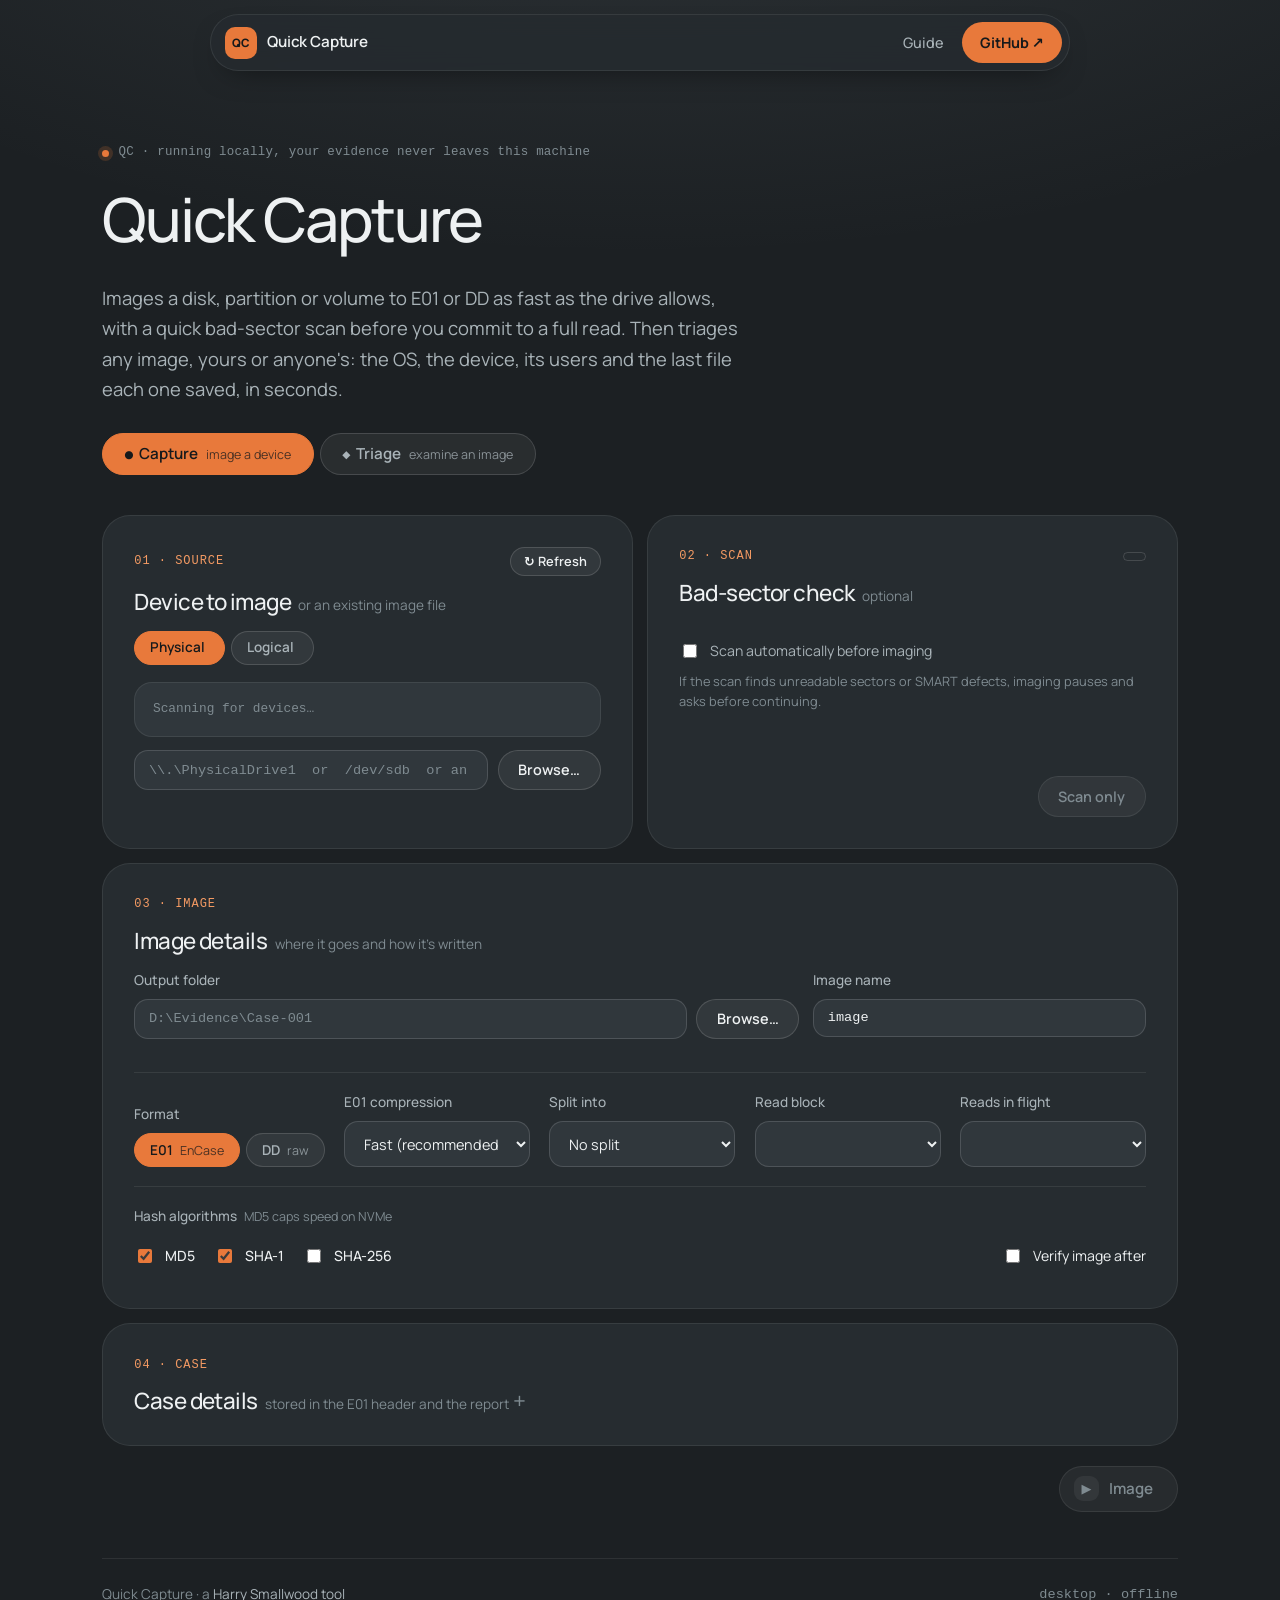
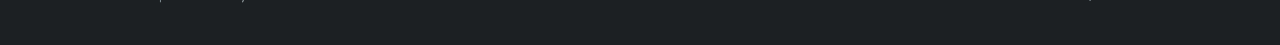
<file: frontend/index.html>
<!DOCTYPE html>
<html lang="en">
<head>
<meta charset="UTF-8" />
<meta name="viewport" content="width=device-width, initial-scale=1.0" />
<title>Quick Capture</title>
<link rel="stylesheet" href="styles.css" />
</head>
<body>

<header class="site-header">
  <div class="wrap">
    <a class="brand" href="#">
      <span class="brand-mark">QC</span>
      <span class="brand-text">Quick Capture</span>
    </a>
    <nav class="primary-nav">
      <ul>
        <li><a href="https://harrylsmallwood.com/quick-capture" target="_blank" rel="noopener">Guide</a></li>
        <li><a class="nav-cta" href="https://github.com/Harry083/Quick-Capture" target="_blank" rel="noopener">GitHub ↗</a></li>
      </ul>
    </nav>
  </div>
</header>

<main class="wrap">
  <section class="hero">
    <p class="hero-eyebrow">QC · running locally, your evidence never leaves this machine</p>
    <h1>Quick Capture</h1>
    <p class="lede">Images a disk, partition or volume to E01 or DD as fast as the drive allows, with a quick bad-sector
      scan before you commit to a full read. Then triages any image, yours or anyone's: the OS, the device, its users
      and the last file each one saved, in seconds.</p>
    <div class="tabs mode-tabs" id="mode-tabs" role="tablist">
      <button type="button" role="tab" data-mode="capture" aria-selected="true"><span class="mode-icon" aria-hidden="true">●</span>Capture <span class="hint">image a device</span></button>
      <button type="button" role="tab" data-mode="triage" aria-selected="false"><span class="mode-icon" aria-hidden="true">◆</span>Triage <span class="hint">examine an image</span></button>
    </div>
  </section>

  <div id="capture-view" class="mode-view">

    <div id="admin-banner" class="banner hidden"></div>

    <section class="picker-row">
      <div class="panel picker-card">
        <div class="card-title-row">
          <div class="panel-title">01 · Source</div>
          <button id="refresh-devices" class="btn small-btn" type="button" title="Rescan devices">&#8635; Refresh</button>
        </div>
        <h2>Device to image <span class="hint">or an existing image file</span></h2>
        <div class="tabs" id="device-filter" role="tablist">
          <button type="button" role="tab" data-filter="physical" aria-selected="true">Physical <span class="count" data-count="physical"></span></button>
          <button type="button" role="tab" data-filter="logical" aria-selected="false">Logical <span class="count" data-count="logical"></span></button>
        </div>
        <div id="device-list" class="device-list">
          <p class="placeholder">Scanning for devices…</p>
        </div>
        <div class="path-input-row">
          <input type="text" id="source-input" class="path-input" placeholder="\\.\PhysicalDrive1  or  /dev/sdb  or an image file" />
          <button class="btn browse-btn" id="browse-source" type="button" data-browse="file">Browse…</button>
        </div>
        <div class="file-status" id="source-status"></div>
      </div>

      <div class="panel picker-card scan-card">
        <div class="card-title-row">
          <div class="panel-title">02 · Scan</div>
          <span id="scan-summary" class="pill"></span>
        </div>
        <h2>Bad-sector check <span class="hint">optional</span></h2>
        <div class="scan-options" id="scan-options"></div>
        <label class="check scan-toggle"><input type="checkbox" id="scan-enabled" /><span>Scan automatically before imaging</span></label>
        <p class="inline-note scan-note">If the scan finds unreadable sectors or SMART defects, imaging pauses and asks before continuing.</p>
        <div class="scan-actions">
          <button id="scan-btn" class="btn" type="button" disabled>Scan only</button>
        </div>
      </div>
    </section>

    <section class="panel details-card">
      <div class="panel-title">03 · Image</div>
      <h2>Image details <span class="hint">where it goes and how it's written</span></h2>
      <div class="details-grid">
        <div class="details-field">
          <label class="field-label" for="output-input">Output folder</label>
          <div class="path-input-row">
            <input type="text" id="output-input" class="path-input" placeholder="D:\Evidence\Case-001" />
            <button class="btn browse-btn" id="browse-output" type="button" data-browse="folder">Browse…</button>
          </div>
          <div class="file-status" id="output-status"></div>
        </div>
        <div class="details-field">
          <label class="field-label" for="name-input">Image name</label>
          <input type="text" id="name-input" class="path-input full" placeholder="EV001" value="image" />
        </div>
      </div>
      <div class="controls-row options-row">
        <div class="model-select-label">
          Format
          <div class="tabs" id="format-toggle" role="tablist">
            <button type="button" role="tab" data-format="e01" aria-selected="true">E01 <span class="hint">EnCase</span></button>
            <button type="button" role="tab" data-format="dd" aria-selected="false">DD <span class="hint">raw</span></button>
          </div>
        </div>
        <label class="model-select-label" id="compression-label">
          E01 compression
          <select id="compression-select">
            <option value="fast">Fast (recommended)</option>
            <option value="none">None (largest file)</option>
            <option value="best">Best (slowest)</option>
          </select>
        </label>
        <label class="model-select-label">
          Split into
          <select id="segment-select">
            <option value="0">No split</option>
            <option value="2048">2 GiB segments</option>
            <option value="4000">4000 MiB (FAT32)</option>
            <option value="1500">1500 MiB</option>
            <option value="650">650 MiB</option>
          </select>
        </label>
        <label class="model-select-label">
          Read block
          <select id="block-select"></select>
        </label>
        <label class="model-select-label" title="How many reads are kept queued at the drive. 2 suits most drives; try 4 or 8 for NVMe.">
          Reads in flight
          <select id="depth-select"></select>
        </label>
      </div>
      <div class="controls-row options-row">
        <div class="model-select-label" title="Hashes run in parallel, one core each. MD5 tops out around 600-900 MB/s, so on NVMe sources use SHA-1 or SHA-256 alone for more speed. E01 embeds MD5 (and SHA-1) only when MD5 is selected.">
          <span>Hash algorithms <span class="hint-inline">MD5 caps speed on NVMe</span></span>
          <div class="check-row" id="hash-checks">
            <label class="check"><input type="checkbox" value="md5" checked /><span>MD5</span></label>
            <label class="check"><input type="checkbox" value="sha1" checked /><span>SHA-1</span></label>
            <label class="check"><input type="checkbox" value="sha256" /><span>SHA-256</span></label>
          </div>
        </div>
        <label class="check verify-check"><input type="checkbox" id="verify-check" /><span>Verify image after</span></label>
      </div>
    </section>

    <details class="panel case-details">
      <summary>
        <div class="panel-title">04 · Case</div>
        <h2>Case details <span class="hint">stored in the E01 header and the report</span></h2>
      </summary>
      <div class="case-grid">
        <label class="field-label">Case number<input type="text" class="path-input full" data-case="case_number" /></label>
        <label class="field-label">Evidence number<input type="text" class="path-input full" data-case="evidence_number" /></label>
        <label class="field-label">Examiner<input type="text" class="path-input full" data-case="examiner" /></label>
        <label class="field-label">Description<input type="text" class="path-input full" data-case="description" /></label>
        <label class="field-label wide">Notes<input type="text" class="path-input full" data-case="notes" /></label>
      </div>
    </details>

    <section class="action-row">
      <button id="cancel-btn" class="btn cancel-btn hidden" type="button">Cancel</button>
      <button id="run-btn" class="btn btn-primary run-btn" type="button" disabled><span class="btn-icon" aria-hidden="true">▶</span>Image</button>
    </section>

    <section id="progress-section" class="panel progress-section hidden">
      <div class="progress-head">
        <span id="progress-stage" class="progress-stage">Starting…</span>
        <span id="progress-speed" class="progress-speed"></span>
      </div>
      <div class="progress-bar-track">
        <div id="progress-bar-fill" class="progress-bar-fill"></div>
      </div>
      <div class="progress-label" id="progress-label"></div>
    </section>

    <section id="alert-section" class="panel alert-section hidden">
      <h2>&#9888; The scan found problems with this device</h2>
      <p class="alert-lead">Imaging will not retry bad sectors: unreadable sectors are zero-filled and logged.
        A failing drive can get worse with every read, so consider an error-tolerant tool (e.g. ddrescue) instead.</p>
      <ul id="alert-findings" class="findings"></ul>
      <div class="alert-actions">
        <button id="abort-btn" class="btn cancel-btn" type="button">Abort</button>
        <button id="proceed-btn" class="btn warn-btn" type="button"><span class="btn-icon" aria-hidden="true">▶</span>Image Anyway</button>
      </div>
    </section>

    <section id="error-section" class="error-section hidden"></section>

    <section id="scan-section" class="panel results-section hidden">
      <div class="results-header">
        <h2>Scan results</h2>
        <span id="scan-verdict" class="verdict"></span>
      </div>
      <div class="score-cards" id="scan-cards"></div>
      <ul id="scan-findings" class="findings"></ul>
      <details class="raw-details" id="smart-details">
        <summary>SMART attributes</summary>
        <div id="smart-table" class="metadata-panel"></div>
      </details>
    </section>

    <section id="results-section" class="panel results-section hidden">
      <div class="results-header">
        <h2>Acquisition complete</h2>
        <div class="report-actions">
          <button id="report-view-btn" class="btn btn-primary report-btn" type="button"><span class="btn-icon" aria-hidden="true">↗</span>View Report</button>
          <button id="report-html-btn" class="btn report-btn" type="button">Save HTML</button>
          <button id="report-json-btn" class="btn report-btn" type="button">Save JSON</button>
        </div>
      </div>
      <div class="score-cards" id="result-cards"></div>
      <div id="hash-table" class="metadata-panel"></div>
      <details class="raw-details">
        <summary>Output files</summary>
        <pre id="output-files" class="report-text"></pre>
      </details>
      <div class="handoff">
        <span class="inline-note">Next: see what's on it.</span>
        <button id="triage-handoff-btn" class="btn" type="button"><span class="btn-icon" aria-hidden="true">◆</span>Triage this image</button>
      </div>
    </section>
  </div>

  <div id="triage-view" class="mode-view hidden">
    <section class="panel picker-card">
      <div class="card-title-row">
        <div class="panel-title">01 · Image</div>
        <span id="tr-image-pill" class="pill">no image</span>
      </div>
      <h2>Evidence image <span class="hint">captured with Quick Capture or anything else: E01 (any segment set) or raw dd / .001</span></h2>
      <div class="path-input-row">
        <input type="text" id="tr-image-input" class="path-input" placeholder="D:\Evidence\Case-001\EV001.E01" />
        <button class="btn browse-btn" id="tr-browse-image" type="button">Browse…</button>
      </div>
      <div class="file-status" id="tr-image-status"></div>
      <div id="tr-image-meta" class="image-meta hidden"></div>
    </section>

    <section class="action-row">
      <button id="tr-cancel-btn" class="btn cancel-btn hidden" type="button">Cancel</button>
      <button id="tr-run-btn" class="btn btn-primary run-btn" type="button" disabled><span class="btn-icon" aria-hidden="true">▶</span>Triage</button>
    </section>

    <section id="tr-progress-section" class="panel progress-section hidden">
      <div class="progress-head">
        <span id="tr-progress-stage" class="progress-stage">Starting…</span>
        <span id="tr-progress-time" class="progress-speed"></span>
      </div>
      <div class="progress-bar-track">
        <div id="tr-progress-bar-fill" class="progress-bar-fill"></div>
      </div>
      <div class="progress-label" id="tr-progress-label"></div>
    </section>

    <section id="tr-error-section" class="error-section hidden"></section>

    <section id="tr-results-section" class="results-section hidden">
      <div class="panel">
        <div class="results-header">
          <h2>Triage results <span id="tr-results-time" class="hint"></span></h2>
          <div class="report-actions">
            <button id="tr-report-view-btn" class="btn btn-primary report-btn" type="button"><span class="btn-icon" aria-hidden="true">↗</span>View Report</button>
            <button id="tr-report-html-btn" class="btn report-btn" type="button">Save HTML</button>
            <button id="tr-report-json-btn" class="btn report-btn" type="button">Save JSON</button>
          </div>
        </div>
        <div class="tabs hidden" id="tr-system-tabs" role="tablist"></div>
        <div class="score-cards" id="tr-summary-cards"></div>
        <div id="tr-saved-files" class="file-status"></div>
      </div>

      <div id="tr-system-view"></div>

      <section class="panel" id="tr-findings-panel">
        <div class="panel-title">05 · Findings</div>
        <h2>Worth knowing <span class="hint">encryption, damage, what wasn't examined</span></h2>
        <ul id="tr-findings" class="findings"></ul>
      </section>

      <section class="panel">
        <div class="panel-title">06 · Image</div>
        <h2>Evidence and partitions <span class="hint">from the image's own metadata</span></h2>
        <div class="two-col">
          <div id="tr-evidence-table" class="metadata-panel"></div>
          <div id="tr-header-table" class="metadata-panel"></div>
        </div>
        <div id="tr-volume-table" class="metadata-panel volume-panel"></div>
      </section>
    </section>
  </div>
</main>

<footer class="site-footer">
  <div class="wrap">
    <span>Quick Capture · a <a href="https://harrylsmallwood.com/tools" target="_blank" rel="noopener">Harry Smallwood tool</a></span>
    <span class="mono">desktop · offline</span>
  </div>
</footer>

<script src="app.js"></script>
<script src="triage.js"></script>
</body>
</html>
</file>
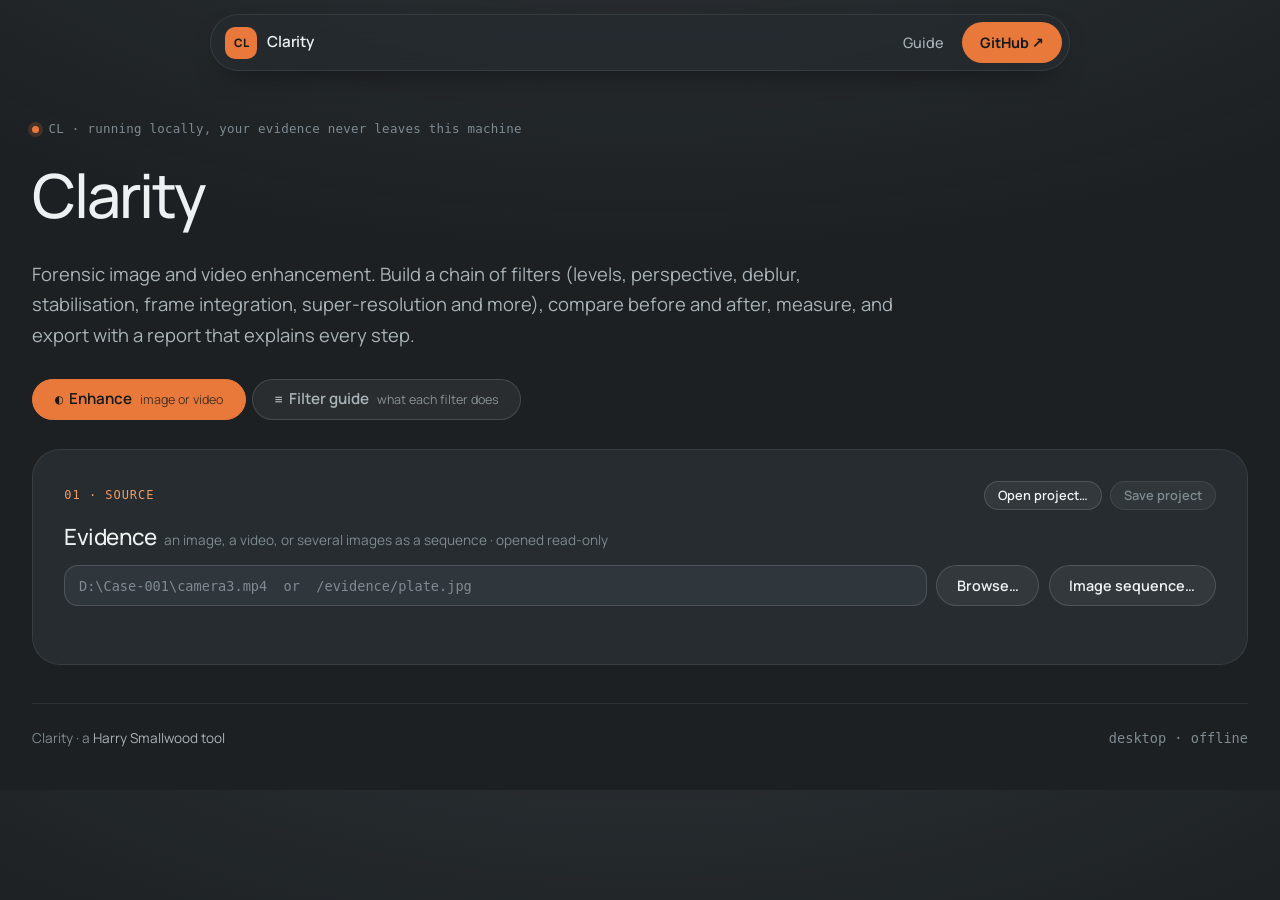
<file: clarity/frontend/index.html>
<!DOCTYPE html>
<html lang="en">
<head>
<meta charset="UTF-8" />
<meta name="viewport" content="width=device-width, initial-scale=1.0" />
<title>Clarity</title>
<link rel="stylesheet" href="styles.css" />
<link rel="stylesheet" href="clarity.css" />
</head>
<body>

<header class="site-header">
  <div class="wrap">
    <a class="brand" href="#">
      <span class="brand-mark">CL</span>
      <span class="brand-text">Clarity</span>
    </a>
    <nav class="primary-nav">
      <ul>
        <li><a href="https://harrylsmallwood.com/clarity" target="_blank" rel="noopener">Guide</a></li>
        <li><a class="nav-cta" href="https://github.com/Harry083/Quick-Capture/tree/main/clarity" target="_blank" rel="noopener">GitHub ↗</a></li>
      </ul>
    </nav>
  </div>
</header>

<main class="wrap wide">
  <section class="hero compact">
    <p class="hero-eyebrow">CL · running locally, your evidence never leaves this machine</p>
    <h1>Clarity</h1>
    <p class="lede">Forensic image and video enhancement. Build a chain of filters (levels, perspective, deblur,
      stabilisation, frame integration, super-resolution and more), compare before and after, measure, and export
      with a report that explains every step.</p>
    <div class="tabs mode-tabs" id="mode-tabs" role="tablist">
      <button type="button" role="tab" data-mode="enhance" aria-selected="true"><span class="mode-icon" aria-hidden="true">◐</span>Enhance <span class="hint">image or video</span></button>
      <button type="button" role="tab" data-mode="guide" aria-selected="false"><span class="mode-icon" aria-hidden="true">≡</span>Filter guide <span class="hint">what each filter does</span></button>
    </div>
  </section>

  <div id="enhance-view" class="mode-view">

    <!-- 01 · Source -->
    <section class="panel picker-card" id="source-panel">
      <div class="card-title-row">
        <div class="panel-title">01 · Source</div>
        <div class="title-actions">
          <button id="open-project" class="btn small-btn" type="button">Open project…</button>
          <button id="save-project" class="btn small-btn" type="button" disabled>Save project</button>
        </div>
      </div>
      <h2>Evidence <span class="hint">an image, a video, or several images as a sequence · opened read-only</span></h2>
      <div class="path-input-row">
        <input type="text" id="source-input" class="path-input" placeholder="D:\Case-001\camera3.mp4  or  /evidence/plate.jpg" />
        <button class="btn browse-btn" id="browse-media" type="button">Browse…</button>
        <button class="btn browse-btn" id="browse-sequence" type="button" title="Pick several images to treat as frames, e.g. photos of the same object for super-resolution">Image sequence…</button>
      </div>
      <div class="file-status" id="source-status"></div>
      <div id="source-meta" class="source-meta hidden"></div>
    </section>

    <div id="workspace" class="workspace hidden">
      <!-- 02 · Viewer -->
      <section class="panel viewer-panel">
        <div class="card-title-row">
          <div class="panel-title">02 · Viewer</div>
          <span id="render-pill" class="pill">ready</span>
        </div>
        <div class="viewer-toolbar">
          <div class="tabs" id="view-mode" role="tablist">
            <button type="button" role="tab" data-view="split" aria-selected="true">Split</button>
            <button type="button" role="tab" data-view="after" aria-selected="false">After</button>
            <button type="button" role="tab" data-view="before" aria-selected="false">Before</button>
            <button type="button" role="tab" data-view="side" aria-selected="false">Side by side</button>
          </div>
          <label class="zoom-label">Zoom
            <select id="zoom-select">
              <option value="fit" selected>Fit</option>
              <option value="0.5">50%</option>
              <option value="1">100%</option>
              <option value="2">200%</option>
              <option value="4">400%</option>
              <option value="8">800%</option>
            </select>
          </label>
        </div>

        <div id="pick-banner" class="pick-banner hidden">
          <span id="pick-text"></span>
          <span class="pick-actions">
            <button id="pick-clear" class="btn small-btn" type="button">Clear</button>
            <button id="pick-done" class="btn btn-primary small-btn" type="button">Done</button>
          </span>
        </div>

        <div class="viewer-stage" id="viewer-stage" data-zoom="fit" data-view="split">
          <div class="viewer-grid">
            <div class="viewer-box before-box">
              <img id="before-side" alt="Original frame" />
              <span class="corner-label">Before</span>
            </div>
            <div class="viewer-box main-box" id="main-box">
              <img id="after-img" alt="Processed frame" />
              <img id="before-img" class="before-overlay" alt="Original frame" />
              <svg id="overlay" class="overlay" xmlns="http://www.w3.org/2000/svg"></svg>
              <div id="split-handle" class="split-handle"><span>‹ ›</span></div>
              <span class="corner-label left">Before</span>
              <span class="corner-label right">After</span>
            </div>
          </div>
        </div>
        <div class="viewer-foot">
          <div id="transport" class="transport hidden">
            <button class="btn icon-btn" id="first-frame" type="button" title="First frame">⏮</button>
            <button class="btn icon-btn" id="prev-frame" type="button" title="Previous frame (←)">◀</button>
            <button class="btn icon-btn" id="play-btn" type="button" title="Play / pause (space)">▶</button>
            <button class="btn icon-btn" id="next-frame" type="button" title="Next frame (→)">▶|</button>
            <input type="range" id="frame-slider" min="0" max="0" value="0" />
            <input type="number" id="frame-input" class="path-input frame-input" min="0" value="0" title="Frame number" />
            <span id="frame-time" class="frame-time mono"></span>
          </div>
          <div class="viewer-info">
            <canvas id="histogram" width="256" height="64" title="Histogram of the processed frame"></canvas>
            <div id="viewer-caption" class="caption"></div>
          </div>
        </div>
      </section>

      <!-- 03 · Filters -->
      <section class="panel chain-panel">
        <div class="card-title-row">
          <div class="panel-title">03 · Filters</div>
          <span id="chain-count" class="pill">empty</span>
        </div>
        <h2>Processing chain <span class="hint">applied top to bottom</span></h2>
        <div class="add-row">
          <select id="add-select" aria-label="Filter to add"></select>
          <button id="add-btn" class="btn btn-primary small-btn" type="button">+ Add</button>
        </div>
        <div id="chain-list" class="chain-list">
          <p class="placeholder">Add a filter to start. Nothing is changed in the source.</p>
        </div>
        <div class="chain-foot">
          <button id="chain-clear" class="btn small-btn" type="button">Clear chain</button>
          <label class="check"><input type="checkbox" id="bypass-all" /><span>Bypass all</span></label>
        </div>
      </section>
    </div>

    <!-- 04 · Measure -->
    <details class="panel case-details hidden" id="measure-panel">
      <summary>
        <div class="panel-title">04 · Measure</div>
        <h2>Measurements <span class="hint">distances and speed on the processed image</span></h2>
      </summary>
      <p class="guide">Rectify the plane first (lens distortion, perspective). Then <strong>set the scale</strong> by
        drawing along something of known length in that plane, and measure other distances in the same plane. For
        <strong>speed</strong>, mark a point on the vehicle in one frame, move to a later frame, and mark the same
        point again.</p>
      <div class="measure-tools">
        <div class="tabs" id="measure-tools" role="tablist">
          <button type="button" data-tool="scale" aria-selected="false">Set scale</button>
          <button type="button" data-tool="distance" aria-selected="false">Distance</button>
          <button type="button" data-tool="speed" aria-selected="false">Speed</button>
        </div>
        <label class="model-select-label inline">Reference length
          <span class="inline-fields">
            <input type="number" id="scale-length" class="path-input num" min="0" step="any" value="1" />
            <select id="scale-unit"><option value="m">m</option><option value="cm">cm</option><option value="mm">mm</option><option value="ft">ft</option><option value="in">in</option></select>
          </span>
        </label>
      </div>
      <div id="measure-hint" class="file-status"></div>
      <div id="measure-list" class="metadata-panel"><p class="placeholder">No measurements yet.</p></div>
    </details>

    <!-- 05 · Case -->
    <details class="panel case-details hidden" id="case-panel">
      <summary>
        <div class="panel-title">05 · Case</div>
        <h2>Case details <span class="hint">shown in the report and saved in the project</span></h2>
      </summary>
      <div class="case-grid">
        <label class="field-label">Case number<input type="text" class="path-input full" data-case="case_number" /></label>
        <label class="field-label">Exhibit / item<input type="text" class="path-input full" data-case="exhibit" /></label>
        <label class="field-label">Examiner<input type="text" class="path-input full" data-case="examiner" /></label>
        <label class="field-label">Organisation<input type="text" class="path-input full" data-case="organisation" /></label>
        <label class="field-label wide">Request<input type="text" class="path-input full" data-case="request" placeholder="e.g. Enhance the registration plate of the silver hatchback at 14:02:31" /></label>
        <label class="field-label wide">Notes<input type="text" class="path-input full" data-case="notes" /></label>
      </div>
    </details>

    <!-- 06 · Output -->
    <section class="panel hidden" id="output-panel">
      <div class="panel-title">06 · Output</div>
      <h2>Export and report <span class="hint">outputs are hashed and listed in the report</span></h2>
      <div class="output-grid">
        <div class="output-box">
          <h3>Frame</h3>
          <div class="controls-row compact">
            <label class="model-select-label">Format
              <select id="image-format">
                <option value=".png">PNG (lossless)</option>
                <option value=".tif">TIFF (lossless)</option>
                <option value=".jpg">JPEG (lossy)</option>
              </select>
            </label>
            <label class="model-select-label">Bit depth
              <select id="image-depth"><option value="8">8-bit</option><option value="16">16-bit (PNG/TIFF)</option></select>
            </label>
          </div>
          <button id="export-image" class="btn" type="button"><span class="btn-icon" aria-hidden="true">↓</span>Export frame</button>
        </div>
        <div class="output-box" id="video-export-box">
          <h3>Video</h3>
          <div class="controls-row compact">
            <label class="model-select-label">Format <select id="video-format"></select></label>
            <label class="model-select-label">From frame
              <span class="inline-fields"><input type="number" id="range-start" class="path-input num" min="0" value="0" /><button class="btn icon-btn" id="range-start-here" type="button" title="Use the current frame">⇤</button></span>
            </label>
            <label class="model-select-label">To frame
              <span class="inline-fields"><input type="number" id="range-end" class="path-input num" min="0" value="0" /><button class="btn icon-btn" id="range-end-here" type="button" title="Use the current frame">⇥</button></span>
            </label>
          </div>
          <button id="export-video" class="btn" type="button"><span class="btn-icon" aria-hidden="true">↓</span>Export video</button>
        </div>
        <div class="output-box">
          <h3>Report</h3>
          <p class="inline-note">Source hashes, the before/after frame, every step with its parameters and an
            explanation, measurements, exports and a reference of all filters.</p>
          <div class="report-actions">
            <button id="report-view" class="btn btn-primary report-btn" type="button"><span class="btn-icon" aria-hidden="true">↗</span>View report</button>
            <button id="report-html" class="btn report-btn" type="button">Save HTML</button>
            <button id="report-json" class="btn report-btn" type="button">Save JSON</button>
          </div>
        </div>
      </div>

      <div id="progress-section" class="progress-section hidden">
        <div class="progress-head">
          <span id="progress-stage" class="progress-stage">Starting…</span>
          <span class="progress-actions"><span id="progress-time" class="progress-speed"></span>
            <button id="cancel-btn" class="btn cancel-btn small-btn" type="button">Cancel</button></span>
        </div>
        <div class="progress-bar-track"><div id="progress-bar-fill" class="progress-bar-fill"></div></div>
        <div class="progress-label" id="progress-label"></div>
      </div>
      <div id="exports-list" class="metadata-panel hidden"></div>
    </section>

    <section id="error-section" class="error-section hidden"></section>
  </div>

  <div id="guide-view" class="mode-view hidden">
    <section class="panel">
      <div class="card-title-row">
        <div class="panel-title">Filter guide</div>
        <div class="title-actions">
          <button id="reference-view" class="btn small-btn" type="button">↗ Open as report</button>
          <button id="reference-save" class="btn small-btn" type="button">Save HTML</button>
        </div>
      </div>
      <h2>Every filter, explained <span class="hint">the same text appears in reports</span></h2>
      <div class="path-input-row">
        <input type="search" id="guide-search" class="path-input" placeholder="Search: plate, backlit, CCTV, fingerprint, interlaced…" />
      </div>
      <div class="chips guide-chips" id="guide-cats"></div>
      <div id="guide-list" class="guide-list"></div>
    </section>
  </div>
</main>

<footer class="site-footer">
  <div class="wrap wide">
    <span>Clarity · a <a href="https://harrylsmallwood.com/tools" target="_blank" rel="noopener">Harry Smallwood tool</a></span>
    <span class="mono" id="footer-version">desktop · offline</span>
  </div>
</footer>

<script src="app.js"></script>
<script src="chain.js"></script>
<script src="viewer.js"></script>
<script src="measure.js"></script>
<script src="output.js"></script>
<script src="guide.js"></script>
</body>
</html>
</file>
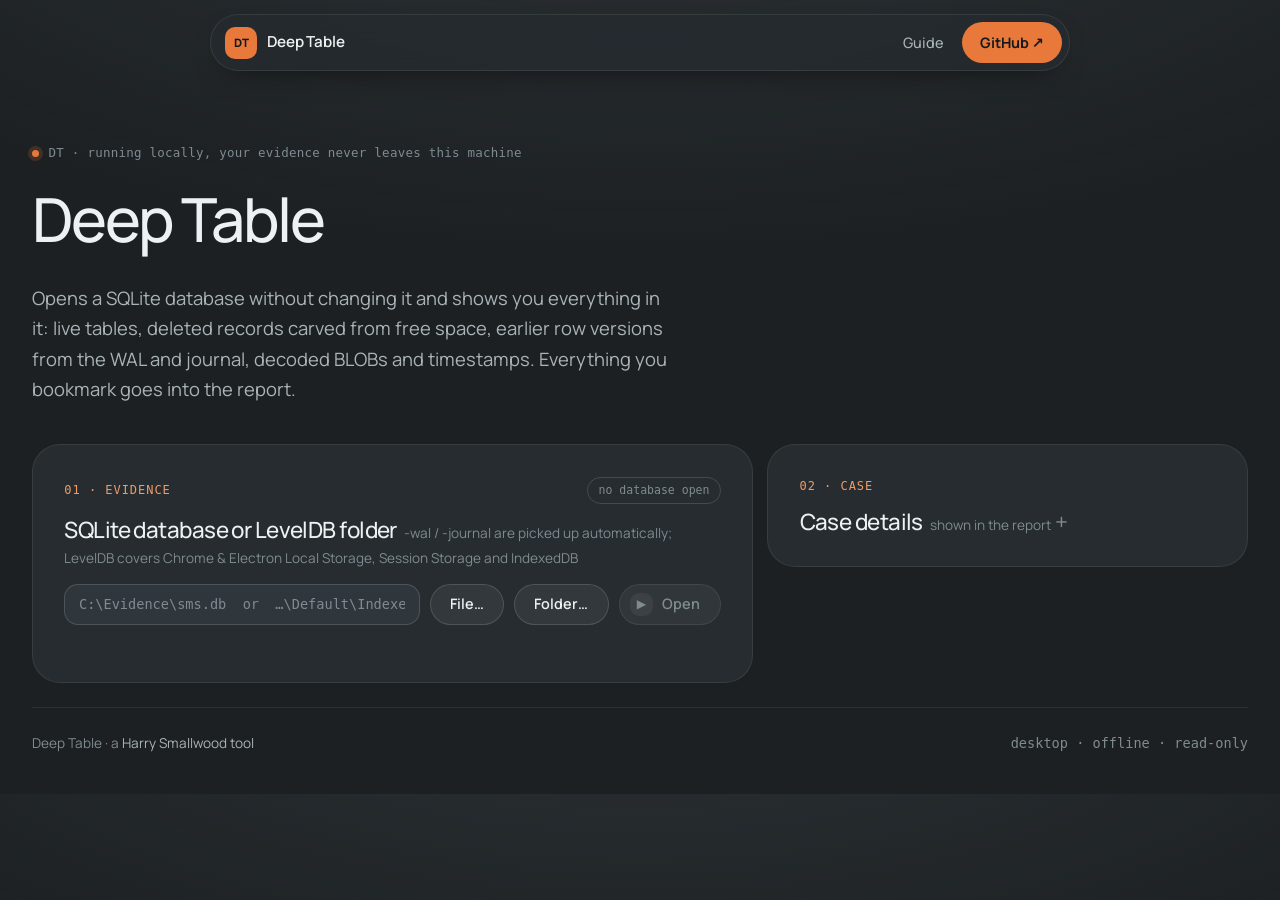
<file: deep-table/frontend/index.html>
<!DOCTYPE html>
<html lang="en">
<head>
<meta charset="UTF-8" />
<meta name="viewport" content="width=device-width, initial-scale=1.0" />
<title>Deep Table</title>
<link rel="stylesheet" href="styles.css" />
</head>
<body>

<header class="site-header">
  <div class="wrap">
    <a class="brand" href="#">
      <span class="brand-mark">DT</span>
      <span class="brand-text">Deep Table</span>
    </a>
    <nav class="primary-nav">
      <ul>
        <li><a href="https://harrylsmallwood.com/deep-table" target="_blank" rel="noopener">Guide</a></li>
        <li><a class="nav-cta" href="https://github.com/Harry083/Quick-Capture" target="_blank" rel="noopener">GitHub ↗</a></li>
      </ul>
    </nav>
  </div>
</header>

<main class="wrap">
  <section class="hero" id="hero">
    <p class="hero-eyebrow">DT · running locally, your evidence never leaves this machine</p>
    <h1>Deep Table</h1>
    <p class="lede">Opens a SQLite database without changing it and shows you everything in it: live tables, deleted
      records carved from free space, earlier row versions from the WAL and journal, decoded BLOBs and timestamps.
      Everything you bookmark goes into the report.</p>
  </section>

  <section class="picker-row">
    <div class="panel picker-card">
      <div class="card-title-row">
        <div class="panel-title">01 · Evidence</div>
        <span id="evidence-pill" class="pill">no database open</span>
      </div>
      <h2>SQLite database or LevelDB folder <span class="hint">-wal / -journal are picked up automatically; LevelDB covers Chrome &amp; Electron Local Storage, Session Storage and IndexedDB</span></h2>
      <div class="path-input-row">
        <input type="text" id="db-input" class="path-input" placeholder="C:\Evidence\sms.db  or  …\Default\IndexedDB\https_web.whatsapp.com_0.indexeddb.leveldb" />
        <button class="btn browse-btn" id="browse-db" type="button" title="Choose a SQLite database file">File…</button>
        <button class="btn browse-btn" id="browse-dir" type="button" title="Choose a LevelDB folder, e.g. Chrome's Local Storage/leveldb or IndexedDB/*.indexeddb.leveldb">Folder…</button>
        <button class="btn btn-primary" id="open-btn" type="button" disabled><span class="btn-icon" aria-hidden="true">▶</span>Open</button>
      </div>
      <div class="file-status" id="db-status"></div>
      <div id="evidence-list" class="evidence-list hidden"></div>
    </div>

    <details class="panel picker-card case-details" id="case-panel">
      <summary>
        <div class="panel-title">02 · Case</div>
        <h2>Case details <span class="hint">shown in the report</span></h2>
      </summary>
      <div class="case-grid">
        <label class="field-label">Case number<input type="text" class="path-input full" data-case="case_number" /></label>
        <label class="field-label">Evidence number<input type="text" class="path-input full" data-case="evidence_number" /></label>
        <label class="field-label">Examiner<input type="text" class="path-input full" data-case="examiner" /></label>
        <label class="field-label">Description<input type="text" class="path-input full" data-case="description" /></label>
        <label class="field-label wide">Notes<input type="text" class="path-input full" data-case="notes" /></label>
      </div>
    </details>
  </section>

  <section id="error-section" class="error-section hidden"></section>

  <section id="overview" class="hidden">
    <div id="notices"></div>
    <div class="score-cards overview-cards" id="overview-cards"></div>
  </section>

  <section id="workspace" class="panel workspace hidden">
    <div class="workspace-head">
      <div class="tabs" id="main-tabs" role="tablist">
        <button type="button" role="tab" data-tab="tables" aria-selected="true">Tables</button>
        <button type="button" role="tab" data-tab="search" aria-selected="false">Search all</button>
        <button type="button" role="tab" data-tab="query" aria-selected="false">Query</button>
        <button type="button" role="tab" data-tab="recovered" aria-selected="false">Recovered <span class="count" id="count-recovered"></span></button>
        <button type="button" role="tab" data-tab="wal" aria-selected="false" id="wal-tab">WAL &amp; journal</button>
        <button type="button" role="tab" data-tab="pages" aria-selected="false" id="pages-tab">Pages</button>
        <button type="button" role="tab" data-tab="report" aria-selected="false">Bookmarks &amp; report <span class="count" id="count-tags"></span></button>
      </div>
      <label class="view-select" title="Which version of the database to read. With a WAL, each commit can be viewed on its own.">
        <span>View</span>
        <select id="view-select"></select>
      </label>
    </div>

    <!-- Tables -->
    <div class="tab-pane" data-pane="tables">
      <div class="split">
        <aside class="side-list">
          <input type="search" id="table-filter" class="path-input full small-input" placeholder="Filter tables…" />
          <div id="table-list" class="list-box"></div>
        </aside>
        <div class="split-main">
          <div class="grid-toolbar">
            <div class="grid-title"><span id="table-title">Choose a table</span> <span id="table-sub" class="hint-inline"></span></div>
            <input type="search" id="row-search" class="path-input small-input" placeholder="Search rows…" />
            <div class="pager" id="table-pager"></div>
            <button class="btn small-btn" id="schema-btn" type="button" disabled>Schema</button>
            <button class="btn small-btn" id="blob-export-btn" type="button" disabled title="Write every BLOB in a column to its own file, with a manifest of hashes">Export BLOBs…</button>
            <button class="btn small-btn" id="table-csv" type="button" disabled>Export CSV</button>
          </div>
          <pre id="schema-box" class="report-text schema-box hidden"></pre>
          <div id="table-grid" class="grid-box"><p class="placeholder">Open a database, then choose a table.</p></div>
        </div>
      </div>
    </div>

    <!-- Search all -->
    <div class="tab-pane hidden" data-pane="search">
      <p class="guide">Looks for a value in every column of every table in the current view: text matches whatever
        the case, and the same bytes are looked for inside BLOBs. Deleted records found by recovery are searched too.</p>
      <div class="path-input-row search-row">
        <input type="search" id="global-search" class="path-input" placeholder="Phone number, name, URL, keyword…" />
        <button class="btn btn-primary" id="global-search-btn" type="button"><span class="btn-icon" aria-hidden="true">⌕</span>Search</button>
      </div>
      <div class="file-status" id="global-search-status"></div>
      <div id="global-results"></div>
    </div>

    <!-- Query -->
    <div class="tab-pane hidden" data-pane="query">
      <details class="builder" id="builder">
        <summary>Query builder <span class="hint-inline">pick a table, add joins found from foreign keys and naming, choose columns</span></summary>
        <div class="builder-body">
          <label class="model-select-label">Base table <select id="qb-table"></select></label>
          <div class="qb-section">
            <div class="field-label">Joins</div>
            <div id="qb-joins" class="qb-joins"><p class="placeholder">Choose a base table.</p></div>
          </div>
          <div class="qb-section">
            <div class="field-label">Columns <span class="hint-inline">timestamps can be converted in the SQL itself</span></div>
            <div id="qb-columns" class="qb-columns"></div>
          </div>
          <div class="qb-actions"><button class="btn small-btn" id="qb-generate" type="button">Write SQL ↓</button></div>
        </div>
      </details>
      <textarea id="sql-input" class="sql-input" spellcheck="false" placeholder="SELECT * FROM sqlite_master;   (Ctrl+Enter to run — the database is opened read-only)"></textarea>
      <div class="query-actions">
        <div class="chips" id="saved-queries"></div>
        <span class="spacer"></span>
        <button class="btn small-btn" id="save-query" type="button">Save query</button>
        <button class="btn small-btn" id="query-csv" type="button">Export CSV</button>
        <button class="btn small-btn cancel-btn hidden" id="cancel-query" type="button">Stop</button>
        <button class="btn btn-primary" id="run-query" type="button"><span class="btn-icon" aria-hidden="true">▶</span>Run</button>
      </div>
      <div class="file-status" id="query-status"></div>
      <div id="query-grid" class="grid-box"></div>
    </div>

    <!-- Recovered -->
    <div class="tab-pane hidden" data-pane="recovered">
      <div class="rec-banner"><span>Recovered records are also rebuilt as a database of their own, one table per source table with
        columns saying where each record came from, so you can query them like live data.</span>
        <button class="btn small-btn" id="rec-as-db" type="button">Query as a database</button></div>
      <p class="guide ldb-only hidden">Values LevelDB still holds for keys that were later overwritten (<strong>older version</strong>) or
        deleted (<strong>deleted</strong>): it never edits in place, so earlier records survive in its .log and .ldb files until a
        compaction drops them. Each shows its sequence number and file.</p>
      <p class="guide sqlite-only">Records carved from freeblocks, unallocated space and freelist pages, plus earlier versions of rows
        from the main file, WAL frames and journal pages. Each one is compared with the live table: <strong>deleted</strong>
        (the rowid is gone), <strong>older version</strong> (the row has since changed) or <strong>live</strong> (a copy of a row that's still there).</p>
      <div class="split">
        <aside class="side-list">
          <div id="rec-table-list" class="list-box"><p class="placeholder">Not run yet.</p></div>
        </aside>
        <div class="split-main">
          <div class="grid-toolbar">
            <div class="tabs compact" id="rec-status">
              <button type="button" data-status="" aria-selected="false">All</button>
              <button type="button" data-status="deleted" aria-selected="true">Deleted</button>
              <button type="button" data-status="older version" aria-selected="false">Older versions</button>
              <button type="button" data-status="live" aria-selected="false">Live copies</button>
            </div>
            <select id="rec-source" class="small-select"><option value="">All sources</option></select>
            <input type="search" id="rec-search" class="path-input small-input" placeholder="Search text…" />
            <div class="pager" id="rec-pager"></div>
            <button class="btn small-btn" id="rec-rerun" type="button">Re-run</button>
            <button class="btn small-btn" id="rec-csv" type="button">Export CSV</button>
          </div>
          <div id="rec-grid" class="grid-box"><p class="placeholder">Choose a table.</p></div>
        </div>
      </div>
    </div>

    <!-- WAL & journal -->
    <div class="tab-pane hidden" data-pane="wal">
      <div id="wal-body"><p class="placeholder">No WAL or journal with this database.</p></div>
    </div>

    <!-- Pages -->
    <div class="tab-pane hidden" data-pane="pages">
      <div class="page-legend" id="page-legend"></div>
      <div id="page-map" class="page-map"></div>
      <div class="page-jump">
        <label class="model-select-label inline">Go to page <input type="number" id="page-number" class="path-input small-input" min="1" /></label>
        <button class="btn small-btn" id="page-go" type="button">Show</button>
      </div>
      <div id="page-detail" class="page-detail"></div>
    </div>

    <!-- Bookmarks & report -->
    <div class="tab-pane hidden" data-pane="report">
      <div class="results-header">
        <h2>Bookmarks</h2>
        <div class="report-actions">
          <button id="report-view-btn" class="btn btn-primary report-btn" type="button"><span class="btn-icon" aria-hidden="true">↗</span>View Report</button>
          <button id="report-html-btn" class="btn report-btn" type="button">Save HTML</button>
          <button id="report-json-btn" class="btn report-btn" type="button">Save JSON</button>
        </div>
      </div>
      <p class="guide">Bookmark rows with the ☆ in any grid. The report holds the evidence hashes, database header, every
        bookmark with its values, your saved queries (re-run at report time), the recovered deleted records and the query log.</p>
      <div id="tag-list" class="tag-list"><p class="placeholder">No bookmarks yet.</p></div>
    </div>
  </section>
</main>

<!-- BLOB / page viewer -->
<div id="modal" class="modal hidden" role="dialog" aria-modal="true">
  <div class="modal-content wide-modal">
    <div class="modal-header">
      <h2 id="modal-title">Viewer</h2>
      <div class="modal-tools" id="modal-tools"></div>
      <button class="modal-close" id="modal-close" type="button" aria-label="Close">×</button>
    </div>
    <div class="modal-body" id="modal-body"></div>
  </div>
</div>

<!-- bookmark dialog -->
<div id="tag-modal" class="modal hidden" role="dialog" aria-modal="true">
  <div class="modal-content tag-modal">
    <div class="modal-header">
      <h2>Bookmark record</h2>
      <button class="modal-close" id="tag-close" type="button" aria-label="Close">×</button>
    </div>
    <div class="modal-body">
      <label class="field-label">Label
        <input type="text" id="tag-label" class="path-input full" list="tag-labels" value="Relevant" maxlength="60" />
        <datalist id="tag-labels"><option value="Relevant"></option><option value="Key evidence"></option><option value="Deleted message"></option><option value="Follow up"></option></datalist>
      </label>
      <label class="field-label">Note<textarea id="tag-note" class="path-input full tag-note" rows="3"></textarea></label>
      <p class="inline-note" id="tag-what"></p>
      <div class="alert-actions"><button id="tag-save" class="btn btn-primary" type="button">Save bookmark</button></div>
    </div>
  </div>
</div>

<div id="popover" class="popover hidden"></div>

<footer class="site-footer">
  <div class="wrap">
    <span>Deep Table · a <a href="https://harrylsmallwood.com/tools" target="_blank" rel="noopener">Harry Smallwood tool</a></span>
    <span class="mono">desktop · offline · read-only</span>
  </div>
</footer>

<script src="app.js"></script>
</body>
</html>
</file>
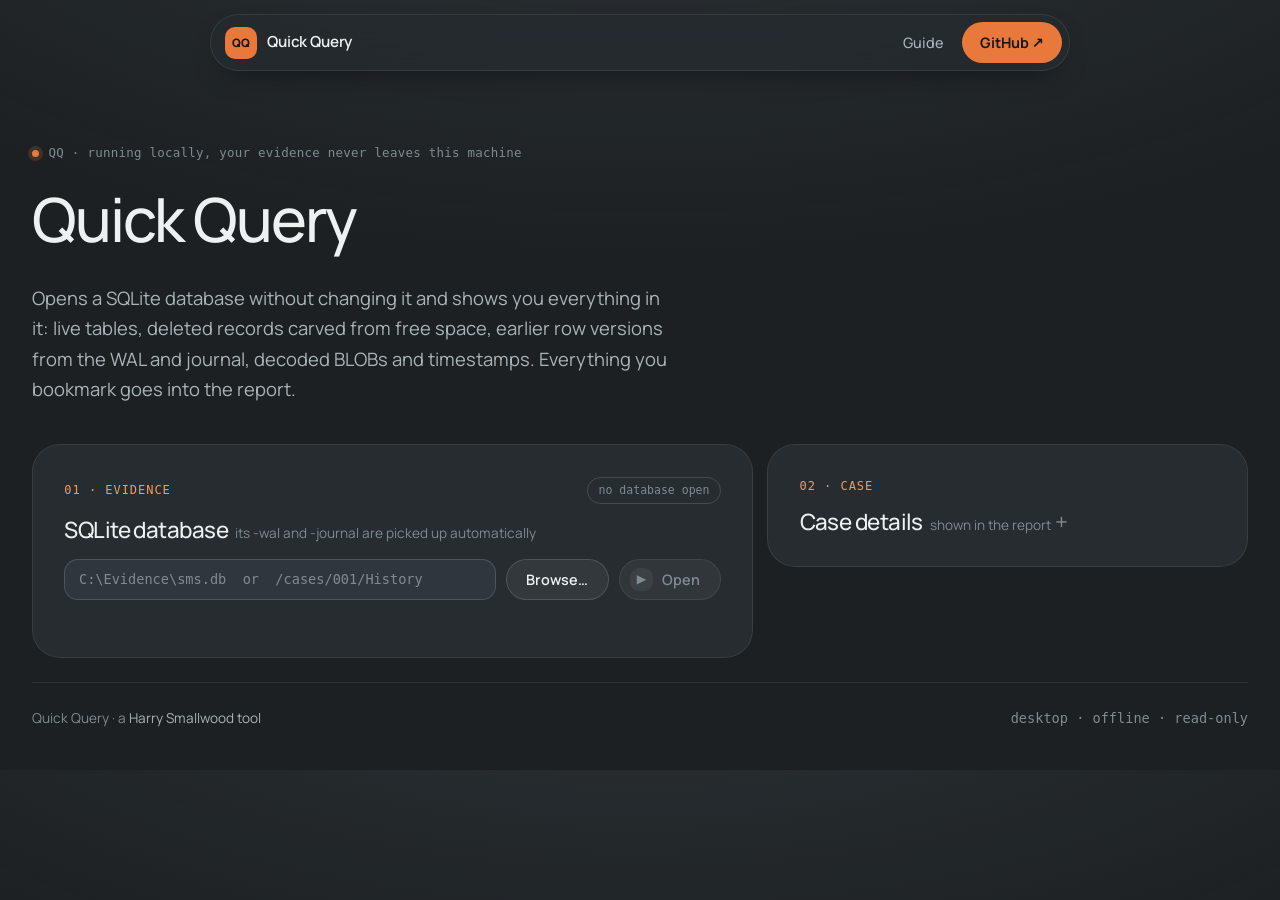
<file: quick-query/frontend/index.html>
<!DOCTYPE html>
<html lang="en">
<head>
<meta charset="UTF-8" />
<meta name="viewport" content="width=device-width, initial-scale=1.0" />
<title>Quick Query</title>
<link rel="stylesheet" href="styles.css" />
</head>
<body>

<header class="site-header">
  <div class="wrap">
    <a class="brand" href="#">
      <span class="brand-mark">QQ</span>
      <span class="brand-text">Quick Query</span>
    </a>
    <nav class="primary-nav">
      <ul>
        <li><a href="https://harrylsmallwood.com/quick-query" target="_blank" rel="noopener">Guide</a></li>
        <li><a class="nav-cta" href="https://github.com/Harry083/Quick-Capture" target="_blank" rel="noopener">GitHub ↗</a></li>
      </ul>
    </nav>
  </div>
</header>

<main class="wrap">
  <section class="hero" id="hero">
    <p class="hero-eyebrow">QQ · running locally, your evidence never leaves this machine</p>
    <h1>Quick Query</h1>
    <p class="lede">Opens a SQLite database without changing it and shows you everything in it: live tables, deleted
      records carved from free space, earlier row versions from the WAL and journal, decoded BLOBs and timestamps.
      Everything you bookmark goes into the report.</p>
  </section>

  <section class="picker-row">
    <div class="panel picker-card">
      <div class="card-title-row">
        <div class="panel-title">01 · Evidence</div>
        <span id="evidence-pill" class="pill">no database open</span>
      </div>
      <h2>SQLite database <span class="hint">its -wal and -journal are picked up automatically</span></h2>
      <div class="path-input-row">
        <input type="text" id="db-input" class="path-input" placeholder="C:\Evidence\sms.db  or  /cases/001/History" />
        <button class="btn browse-btn" id="browse-db" type="button">Browse…</button>
        <button class="btn btn-primary" id="open-btn" type="button" disabled><span class="btn-icon" aria-hidden="true">▶</span>Open</button>
      </div>
      <div class="file-status" id="db-status"></div>
      <div id="evidence-list" class="evidence-list hidden"></div>
    </div>

    <details class="panel picker-card case-details" id="case-panel">
      <summary>
        <div class="panel-title">02 · Case</div>
        <h2>Case details <span class="hint">shown in the report</span></h2>
      </summary>
      <div class="case-grid">
        <label class="field-label">Case number<input type="text" class="path-input full" data-case="case_number" /></label>
        <label class="field-label">Evidence number<input type="text" class="path-input full" data-case="evidence_number" /></label>
        <label class="field-label">Examiner<input type="text" class="path-input full" data-case="examiner" /></label>
        <label class="field-label">Description<input type="text" class="path-input full" data-case="description" /></label>
        <label class="field-label wide">Notes<input type="text" class="path-input full" data-case="notes" /></label>
      </div>
    </details>
  </section>

  <section id="error-section" class="error-section hidden"></section>

  <section id="overview" class="hidden">
    <div id="notices"></div>
    <div class="score-cards overview-cards" id="overview-cards"></div>
  </section>

  <section id="workspace" class="panel workspace hidden">
    <div class="workspace-head">
      <div class="tabs" id="main-tabs" role="tablist">
        <button type="button" role="tab" data-tab="tables" aria-selected="true">Tables</button>
        <button type="button" role="tab" data-tab="search" aria-selected="false">Search all</button>
        <button type="button" role="tab" data-tab="query" aria-selected="false">Query</button>
        <button type="button" role="tab" data-tab="recovered" aria-selected="false">Recovered <span class="count" id="count-recovered"></span></button>
        <button type="button" role="tab" data-tab="wal" aria-selected="false">WAL &amp; journal</button>
        <button type="button" role="tab" data-tab="pages" aria-selected="false">Pages</button>
        <button type="button" role="tab" data-tab="report" aria-selected="false">Bookmarks &amp; report <span class="count" id="count-tags"></span></button>
      </div>
      <label class="view-select" title="Which version of the database to read. With a WAL, each commit can be viewed on its own.">
        <span>View</span>
        <select id="view-select"></select>
      </label>
    </div>

    <!-- Tables -->
    <div class="tab-pane" data-pane="tables">
      <div class="split">
        <aside class="side-list">
          <input type="search" id="table-filter" class="path-input full small-input" placeholder="Filter tables…" />
          <div id="table-list" class="list-box"></div>
        </aside>
        <div class="split-main">
          <div class="grid-toolbar">
            <div class="grid-title"><span id="table-title">Choose a table</span> <span id="table-sub" class="hint-inline"></span></div>
            <input type="search" id="row-search" class="path-input small-input" placeholder="Search rows…" />
            <div class="pager" id="table-pager"></div>
            <button class="btn small-btn" id="schema-btn" type="button" disabled>Schema</button>
            <button class="btn small-btn" id="blob-export-btn" type="button" disabled title="Write every BLOB in a column to its own file, with a manifest of hashes">Export BLOBs…</button>
            <button class="btn small-btn" id="table-csv" type="button" disabled>Export CSV</button>
          </div>
          <pre id="schema-box" class="report-text schema-box hidden"></pre>
          <div id="table-grid" class="grid-box"><p class="placeholder">Open a database, then choose a table.</p></div>
        </div>
      </div>
    </div>

    <!-- Search all -->
    <div class="tab-pane hidden" data-pane="search">
      <p class="guide">Looks for a value in every column of every table in the current view: text matches whatever
        the case, and the same bytes are looked for inside BLOBs. Deleted records found by recovery are searched too.</p>
      <div class="path-input-row search-row">
        <input type="search" id="global-search" class="path-input" placeholder="Phone number, name, URL, keyword…" />
        <button class="btn btn-primary" id="global-search-btn" type="button"><span class="btn-icon" aria-hidden="true">⌕</span>Search</button>
      </div>
      <div class="file-status" id="global-search-status"></div>
      <div id="global-results"></div>
    </div>

    <!-- Query -->
    <div class="tab-pane hidden" data-pane="query">
      <details class="builder" id="builder">
        <summary>Query builder <span class="hint-inline">pick a table, add joins found from foreign keys and naming, choose columns</span></summary>
        <div class="builder-body">
          <label class="model-select-label">Base table <select id="qb-table"></select></label>
          <div class="qb-section">
            <div class="field-label">Joins</div>
            <div id="qb-joins" class="qb-joins"><p class="placeholder">Choose a base table.</p></div>
          </div>
          <div class="qb-section">
            <div class="field-label">Columns <span class="hint-inline">timestamps can be converted in the SQL itself</span></div>
            <div id="qb-columns" class="qb-columns"></div>
          </div>
          <div class="qb-actions"><button class="btn small-btn" id="qb-generate" type="button">Write SQL ↓</button></div>
        </div>
      </details>
      <textarea id="sql-input" class="sql-input" spellcheck="false" placeholder="SELECT * FROM sqlite_master;   (Ctrl+Enter to run — the database is opened read-only)"></textarea>
      <div class="query-actions">
        <div class="chips" id="saved-queries"></div>
        <span class="spacer"></span>
        <button class="btn small-btn" id="save-query" type="button">Save query</button>
        <button class="btn small-btn" id="query-csv" type="button">Export CSV</button>
        <button class="btn small-btn cancel-btn hidden" id="cancel-query" type="button">Stop</button>
        <button class="btn btn-primary" id="run-query" type="button"><span class="btn-icon" aria-hidden="true">▶</span>Run</button>
      </div>
      <div class="file-status" id="query-status"></div>
      <div id="query-grid" class="grid-box"></div>
    </div>

    <!-- Recovered -->
    <div class="tab-pane hidden" data-pane="recovered">
      <div class="rec-banner"><span>Recovered records are also rebuilt as a database of their own, one table per source table with
        columns saying where each record came from, so you can query them like live data.</span>
        <button class="btn small-btn" id="rec-as-db" type="button">Query as a database</button></div>
      <p class="guide">Records carved from freeblocks, unallocated space and freelist pages, plus earlier versions of rows
        from the main file, WAL frames and journal pages. Each one is compared with the live table: <strong>deleted</strong>
        (the rowid is gone), <strong>older version</strong> (the row has since changed) or <strong>live</strong> (a copy of a row that's still there).</p>
      <div class="split">
        <aside class="side-list">
          <div id="rec-table-list" class="list-box"><p class="placeholder">Not run yet.</p></div>
        </aside>
        <div class="split-main">
          <div class="grid-toolbar">
            <div class="tabs compact" id="rec-status">
              <button type="button" data-status="" aria-selected="false">All</button>
              <button type="button" data-status="deleted" aria-selected="true">Deleted</button>
              <button type="button" data-status="older version" aria-selected="false">Older versions</button>
              <button type="button" data-status="live" aria-selected="false">Live copies</button>
            </div>
            <select id="rec-source" class="small-select"><option value="">All sources</option></select>
            <input type="search" id="rec-search" class="path-input small-input" placeholder="Search text…" />
            <div class="pager" id="rec-pager"></div>
            <button class="btn small-btn" id="rec-rerun" type="button">Re-run</button>
            <button class="btn small-btn" id="rec-csv" type="button">Export CSV</button>
          </div>
          <div id="rec-grid" class="grid-box"><p class="placeholder">Choose a table.</p></div>
        </div>
      </div>
    </div>

    <!-- WAL & journal -->
    <div class="tab-pane hidden" data-pane="wal">
      <div id="wal-body"><p class="placeholder">No WAL or journal with this database.</p></div>
    </div>

    <!-- Pages -->
    <div class="tab-pane hidden" data-pane="pages">
      <div class="page-legend" id="page-legend"></div>
      <div id="page-map" class="page-map"></div>
      <div class="page-jump">
        <label class="model-select-label inline">Go to page <input type="number" id="page-number" class="path-input small-input" min="1" /></label>
        <button class="btn small-btn" id="page-go" type="button">Show</button>
      </div>
      <div id="page-detail" class="page-detail"></div>
    </div>

    <!-- Bookmarks & report -->
    <div class="tab-pane hidden" data-pane="report">
      <div class="results-header">
        <h2>Bookmarks</h2>
        <div class="report-actions">
          <button id="report-view-btn" class="btn btn-primary report-btn" type="button"><span class="btn-icon" aria-hidden="true">↗</span>View Report</button>
          <button id="report-html-btn" class="btn report-btn" type="button">Save HTML</button>
          <button id="report-json-btn" class="btn report-btn" type="button">Save JSON</button>
        </div>
      </div>
      <p class="guide">Bookmark rows with the ☆ in any grid. The report holds the evidence hashes, database header, every
        bookmark with its values, your saved queries (re-run at report time), the recovered deleted records and the query log.</p>
      <div id="tag-list" class="tag-list"><p class="placeholder">No bookmarks yet.</p></div>
    </div>
  </section>
</main>

<!-- BLOB / page viewer -->
<div id="modal" class="modal hidden" role="dialog" aria-modal="true">
  <div class="modal-content wide-modal">
    <div class="modal-header">
      <h2 id="modal-title">Viewer</h2>
      <div class="modal-tools" id="modal-tools"></div>
      <button class="modal-close" id="modal-close" type="button" aria-label="Close">×</button>
    </div>
    <div class="modal-body" id="modal-body"></div>
  </div>
</div>

<!-- bookmark dialog -->
<div id="tag-modal" class="modal hidden" role="dialog" aria-modal="true">
  <div class="modal-content tag-modal">
    <div class="modal-header">
      <h2>Bookmark record</h2>
      <button class="modal-close" id="tag-close" type="button" aria-label="Close">×</button>
    </div>
    <div class="modal-body">
      <label class="field-label">Label
        <input type="text" id="tag-label" class="path-input full" list="tag-labels" value="Relevant" maxlength="60" />
        <datalist id="tag-labels"><option value="Relevant"></option><option value="Key evidence"></option><option value="Deleted message"></option><option value="Follow up"></option></datalist>
      </label>
      <label class="field-label">Note<textarea id="tag-note" class="path-input full tag-note" rows="3"></textarea></label>
      <p class="inline-note" id="tag-what"></p>
      <div class="alert-actions"><button id="tag-save" class="btn btn-primary" type="button">Save bookmark</button></div>
    </div>
  </div>
</div>

<div id="popover" class="popover hidden"></div>

<footer class="site-footer">
  <div class="wrap">
    <span>Quick Query · a <a href="https://harrylsmallwood.com/tools" target="_blank" rel="noopener">Harry Smallwood tool</a></span>
    <span class="mono">desktop · offline · read-only</span>
  </div>
</footer>

<script src="app.js"></script>
</body>
</html>
</file>
<file: frontend/styles.css>
/* =========================================================
   Harry Smallwood tools — shared stylesheet (styled to match harrylsmallwood.com)
   Used by Frame Guard, Model Forge and Forgery Lens. See README.md and components.html.
   Slate-and-charcoal panels with a warm orange accent: a floating
   glass pill for the header, large rounded panels, pill buttons
   and big light headings.
   ========================================================= */

@font-face {
  font-family: "Manrope";
  src: url("fonts/manrope-variable.woff2") format("woff2");
  font-weight: 200 800;
  font-style: normal;
  font-display: swap;
}

:root {
  /* colour */
  --bg: #1c2023;
  --panel: #262c30;
  --panel-2: #30373c;
  --border: rgba(255, 255, 255, 0.08);
  --border-strong: rgba(255, 255, 255, 0.14);
  --glass: rgba(38, 44, 48, 0.72);
  --text: #eef1f2;
  --text-dim: #a9b3b8;
  --text-faint: #7f8b91;
  --accent: #e8793b;
  --accent-2: #f39a63;
  --on-accent: #16191b;
  --good: #3ecf8e;
  --warn: #f5b942;
  --bad: #f05a5a;

  /* type */
  --font-body: "Manrope", "Segoe UI", system-ui, -apple-system, sans-serif;
  --font-mono: Consolas, "Cascadia Mono", "SFMono-Regular", monospace;

  --page-max: 1140px;
  --radius: 28px;
  --radius-md: 18px;
  --radius-sm: 12px;
  --pill: 999px;
  --gutter: clamp(1rem, 3vw, 2rem);
  --shadow: 0 30px 60px -30px rgba(0, 0, 0, 0.6), 0 10px 24px -12px rgba(0, 0, 0, 0.35);
  --ease: cubic-bezier(0.2, 0.7, 0.2, 1);
}

* { box-sizing: border-box; }

body {
  margin: 0;
  background:
    radial-gradient(90rem 40rem at 50% -12rem, rgba(154, 170, 178, 0.14), transparent 70%),
    var(--bg);
  color: var(--text);
  font-family: var(--font-body);
  font-size: 15px;
  line-height: 1.6;
  -webkit-font-smoothing: antialiased;
  text-rendering: optimizeLegibility;
}

a {
  color: var(--accent-2);
  text-decoration-thickness: 1px;
  text-underline-offset: 3px;
}
a:hover { color: var(--text); }

::selection { background: var(--accent); color: var(--on-accent); }
:focus-visible { outline: 2px solid var(--accent); outline-offset: 3px; }

h1, h2, h3 {
  font-weight: 600;
  line-height: 1.1;
  letter-spacing: -0.025em;
  margin: 0 0 0.5em;
}
h1 {
  font-size: clamp(2.4rem, 1.6rem + 3vw, 3.8rem);
  font-weight: 500;
  letter-spacing: -0.035em;
}
h2 { font-size: 1.4rem; font-weight: 500; }
h3 {
  font-family: var(--font-mono);
  font-size: 0.72rem;
  font-weight: 400;
  text-transform: uppercase;
  letter-spacing: 0.08em;
  color: var(--text-faint);
  margin-bottom: 0.8em;
}

.mono { font-family: var(--font-mono); }

.wrap {
  max-width: var(--page-max);
  margin: 0 auto;
  padding: 0 var(--gutter);
}

/* ---------- header: floating glass pill ---------- */
.site-header {
  position: sticky;
  top: 14px;
  z-index: 20;
  margin: 14px 0 0;
  padding: 0 var(--gutter);
}
.site-header .wrap {
  display: flex;
  align-items: center;
  gap: 1rem;
  max-width: 860px;
  padding: 0.45rem 0.45rem 0.45rem 0.9rem;
  background: var(--glass);
  border: 1px solid var(--border);
  border-radius: var(--pill);
  -webkit-backdrop-filter: blur(16px) saturate(140%);
  backdrop-filter: blur(16px) saturate(140%);
  box-shadow: 0 12px 30px -16px rgba(0, 0, 0, 0.6);
}
.brand {
  display: flex;
  align-items: center;
  gap: 0.6rem;
  text-decoration: none;
  color: var(--text);
}
.brand:hover { color: var(--text); }
.brand-mark {
  display: inline-grid;
  place-items: center;
  width: 2rem;
  height: 2rem;
  font-weight: 800;
  font-size: 0.72rem;
  letter-spacing: 0.02em;
  background: var(--accent);
  color: var(--on-accent);
  border-radius: 10px;
  line-height: 1;
}
.brand-text { font-weight: 600; font-size: 0.95rem; letter-spacing: -0.01em; }

.primary-nav { margin-left: auto; }
.primary-nav ul {
  list-style: none;
  display: flex;
  align-items: center;
  gap: 0.25rem;
  margin: 0;
  padding: 0;
}
.primary-nav a {
  display: block;
  color: var(--text-dim);
  text-decoration: none;
  font-size: 0.9rem;
  font-weight: 500;
  padding: 0.5em 0.95em;
  border-radius: var(--pill);
  transition: color 0.2s ease, background-color 0.2s ease;
}
.primary-nav a:hover { color: var(--text); background: rgba(255, 255, 255, 0.06); }
.primary-nav a.nav-cta {
  background: var(--accent);
  color: var(--on-accent);
  font-weight: 700;
  padding: 0.62em 1.25em;
}
.primary-nav a.nav-cta:hover { background: var(--accent-2); color: var(--on-accent); }

/* ---------- hero ---------- */
.hero { padding: clamp(2.5rem, 1.5rem + 4vw, 4.5rem) 0 clamp(1.5rem, 1rem + 2vw, 2.5rem); }
.hero > * { animation: rise 0.8s var(--ease) both; }
.hero > *:nth-child(2) { animation-delay: 0.06s; }
.hero > *:nth-child(3) { animation-delay: 0.12s; }
@keyframes rise {
  from { opacity: 0; transform: translateY(14px); }
  to { opacity: 1; transform: none; }
}
.hero-eyebrow {
  font-family: var(--font-mono);
  font-size: 0.78rem;
  color: var(--text-faint);
  display: flex;
  align-items: center;
  gap: 0.6rem;
  margin: 0 0 1.4rem;
  letter-spacing: 0.02em;
}
.hero-eyebrow::before {
  content: "";
  width: 7px;
  height: 7px;
  border-radius: 50%;
  background: var(--accent);
  box-shadow: 0 0 0 4px rgba(232, 121, 59, 0.18);
  flex-shrink: 0;
}
.lede {
  font-size: clamp(1.02rem, 1rem + 0.3vw, 1.15rem);
  line-height: 1.65;
  color: var(--text-dim);
  max-width: 58ch;
  margin: 1rem 0 0;
}

/* ---------- panels ---------- */
.panel {
  background: var(--panel);
  border: 1px solid var(--border);
  border-radius: var(--radius);
  padding: clamp(1.3rem, 1rem + 1.2vw, 2rem);
  margin-bottom: 14px;
}
.panel-title {
  font-family: var(--font-mono);
  font-size: 0.75rem;
  color: var(--accent-2);
  text-transform: uppercase;
  letter-spacing: 0.08em;
  margin-bottom: 0.9rem;
}

/* ---------- buttons ---------- */
button { font-family: inherit; }

.btn {
  display: inline-flex;
  align-items: center;
  justify-content: center;
  gap: 0.65em;
  padding: 0.75em 1.35em;
  font-family: var(--font-body);
  font-size: 0.9rem;
  font-weight: 600;
  line-height: 1.2;
  text-decoration: none;
  white-space: nowrap;
  border: 1px solid var(--border-strong);
  border-radius: var(--pill);
  color: var(--text);
  background: rgba(255, 255, 255, 0.06);
  cursor: pointer;
  transition: background-color 0.2s ease, border-color 0.2s ease, transform 0.2s ease;
}
.btn:hover {
  color: var(--text);
  background: rgba(255, 255, 255, 0.11);
  border-color: rgba(255, 255, 255, 0.22);
}
.btn:active { transform: translateY(1px); }
.btn-primary {
  background: var(--accent);
  border-color: var(--accent);
  color: var(--on-accent);
}
.btn-primary:hover {
  background: var(--accent-2);
  border-color: var(--accent-2);
  color: var(--on-accent);
}
.btn-icon {
  display: inline-grid;
  place-items: center;
  width: 1.9em;
  height: 1.9em;
  margin: -0.35em 0 -0.35em -0.75em;
  border-radius: 9px;
  background: rgba(0, 0, 0, 0.14);
  color: var(--on-accent);
  font-size: 0.85em;
  font-weight: 700;
  transition: transform 0.25s var(--ease);
}
a.btn:hover .btn-icon { transform: rotate(45deg); }
.btn:disabled,
.btn:disabled:hover {
  background: rgba(255, 255, 255, 0.05);
  border-color: var(--border);
  color: var(--text-faint);
  cursor: not-allowed;
  transform: none;
}
.btn:disabled .btn-icon { background: rgba(255, 255, 255, 0.06); color: var(--text-faint); }

/* ---------- file pickers ---------- */
.picker-row {
  display: grid;
  grid-template-columns: 1fr 1fr;
  gap: 14px;
}
.picker-row .panel { margin-bottom: 0; }
.picker-row + .panel { margin-top: 14px; }
.picker-card h2 { margin-bottom: 1rem; }
.picker-card .hint {
  color: var(--text-faint);
  font-weight: 400;
  font-size: 0.85rem;
  letter-spacing: 0;
  margin-left: 0.3em;
}

.path-input-row { display: flex; gap: 0.6rem; }

.path-input,
select {
  font-size: 0.9rem;
  padding: 0.8em 1em;
  border: 1px solid var(--border-strong);
  border-radius: 14px;
  background: var(--panel-2);
  color: var(--text);
  transition: border-color 0.2s ease, box-shadow 0.2s ease;
}
.path-input {
  flex: 1;
  min-width: 0;
  font-family: var(--font-mono);
  font-size: 0.85rem;
}
.path-input::placeholder { color: var(--text-faint); }
select { font-family: var(--font-body); cursor: pointer; }
.path-input:focus,
select:focus {
  outline: none;
  border-color: var(--accent);
  box-shadow: 0 0 0 4px rgba(232, 121, 59, 0.18);
}

.file-status {
  margin-top: 0.7rem;
  font-family: var(--font-mono);
  font-size: 0.78rem;
  color: var(--text-faint);
  min-height: 1.2em;
}
.file-status.ok { color: var(--good); }
.file-status.err { color: var(--bad); }

/* ---------- controls ---------- */
.controls-row {
  display: flex;
  align-items: flex-end;
  gap: 1.2rem;
  flex-wrap: wrap;
}
.model-select-label {
  display: flex;
  flex-direction: column;
  gap: 0.45rem;
  font-size: 0.85rem;
  font-weight: 500;
  color: var(--text-dim);
  min-width: 13rem;
}
.run-actions {
  margin-left: auto;
  display: flex;
  gap: 0.6rem;
}
.run-btn { padding: 0.85em 1.6em; font-size: 0.95rem; }
.cancel-btn { color: var(--bad); border-color: rgba(240, 90, 90, 0.45); }
.cancel-btn:hover { color: var(--bad); border-color: var(--bad); background: rgba(240, 90, 90, 0.08); }

/* ---------- progress ---------- */
.progress-bar-track {
  height: 10px;
  background: var(--panel-2);
  border-radius: var(--pill);
  overflow: hidden;
}
.progress-bar-fill {
  height: 100%;
  width: 0%;
  border-radius: var(--pill);
  background: linear-gradient(90deg, var(--accent), var(--accent-2));
  box-shadow: 0 0 16px rgba(232, 121, 59, 0.45);
  transition: width 0.25s ease;
}
.progress-label {
  margin-top: 0.8rem;
  font-family: var(--font-mono);
  font-size: 0.78rem;
  color: var(--text-dim);
}

/* ---------- error ---------- */
.error-section {
  background: rgba(240, 90, 90, 0.08);
  border: 1px solid rgba(240, 90, 90, 0.35);
  border-left: 3px solid var(--bad);
  color: #ffc2c2;
  border-radius: var(--radius-md);
  padding: 1rem 1.2rem;
  margin-bottom: 14px;
  white-space: pre-wrap;
  font-family: var(--font-mono);
  font-size: 0.8rem;
  max-height: 260px;
  overflow: auto;
}

/* ---------- results ---------- */
.results-header {
  display: flex;
  align-items: center;
  justify-content: space-between;
  flex-wrap: wrap;
  gap: 0.8rem;
  margin-bottom: 1.4rem;
}
.results-header h2 { margin: 0; }
.report-actions { display: flex; gap: 0.6rem; flex-wrap: wrap; }

.score-cards {
  display: grid;
  grid-template-columns: repeat(auto-fit, minmax(170px, 1fr));
  gap: 12px;
  margin-bottom: 1rem;
}
.score-card {
  background: var(--panel-2);
  border: 1px solid var(--border);
  border-radius: var(--radius-md);
  padding: 1.2rem 1.3rem;
}
.score-card .metric-name {
  font-family: var(--font-mono);
  font-size: 0.72rem;
  text-transform: uppercase;
  letter-spacing: 0.08em;
  color: var(--accent-2);
  margin-bottom: 0.7rem;
}
.score-card .metric-value {
  font-size: clamp(1.9rem, 1.5rem + 1vw, 2.4rem);
  font-weight: 500;
  line-height: 1;
  letter-spacing: -0.04em;
  font-variant-numeric: tabular-nums;
}
.score-card .metric-sub {
  margin-top: 0.9rem;
  padding-top: 0.7rem;
  border-top: 1px solid var(--border-strong);
  font-family: var(--font-mono);
  font-size: 0.72rem;
  color: var(--text-faint);
  display: flex;
  gap: 0.25rem 0.8rem;
  flex-wrap: wrap;
}

.raw-details summary {
  cursor: pointer;
  font-family: var(--font-mono);
  font-size: 0.78rem;
  color: var(--text-faint);
  margin-top: 0.4rem;
}
.raw-details summary:hover { color: var(--text-dim); }
#raw-metrics {
  background: var(--bg);
  border: 1px solid var(--border);
  border-radius: var(--radius-sm);
  padding: 1rem 1.2rem;
  font-family: var(--font-mono);
  font-size: 0.8rem;
  color: var(--text-dim);
  overflow: auto;
  max-height: 300px;
}

/* ---------- metadata ---------- */
.metadata-row {
  display: grid;
  grid-template-columns: 1fr 1fr;
  gap: 14px;
}
.metadata-panel {
  background: var(--panel-2);
  border: 1px solid var(--border);
  border-radius: var(--radius-md);
  padding: 1rem 1.2rem;
  font-size: 0.85rem;
  max-height: 480px;
  overflow: auto;
}
.metadata-panel .placeholder {
  color: var(--text-faint);
  font-family: var(--font-mono);
  font-size: 0.8rem;
  margin: 0;
}
.meta-block { margin-bottom: 1.1rem; }
.meta-block:last-child { margin-bottom: 0; }
.meta-block-title {
  font-weight: 600;
  color: var(--accent-2);
  margin-bottom: 0.4rem;
  font-size: 0.85rem;
}
.meta-table { width: 100%; border-collapse: collapse; }
.meta-table td {
  padding: 0.35em 0.5em 0.35em 0;
  border-bottom: 1px solid var(--border);
  vertical-align: top;
  word-break: break-word;
}
.meta-table tr:last-child td { border-bottom: none; }
.meta-table td:first-child {
  color: var(--text-faint);
  width: 42%;
  font-family: var(--font-mono);
  font-size: 0.78rem;
  white-space: nowrap;
}

/* ---------- footer ---------- */
.site-footer {
  padding: 1.5rem 0 2.5rem;
  color: var(--text-faint);
  font-size: 0.85rem;
}
.site-footer .wrap {
  display: flex;
  justify-content: space-between;
  gap: 1rem;
  flex-wrap: wrap;
  padding-top: 1.6rem;
  background: linear-gradient(var(--border), var(--border)) no-repeat center top / calc(100% - 2 * var(--gutter)) 1px;
}
.site-footer a { color: var(--text-dim); text-decoration: none; }
.site-footer a:hover { color: var(--accent-2); }

.hidden { display: none !important; }

/* ---------- browse modal ---------- */
.modal {
  position: fixed;
  inset: 0;
  background: rgba(10, 12, 14, 0.6);
  -webkit-backdrop-filter: blur(6px);
  backdrop-filter: blur(6px);
  display: flex;
  align-items: center;
  justify-content: center;
  z-index: 100;
}
.modal-content {
  background: var(--panel);
  border: 1px solid var(--border-strong);
  border-radius: var(--radius);
  box-shadow: var(--shadow);
  width: 680px;
  max-width: 92vw;
  max-height: 80vh;
  display: flex;
  flex-direction: column;
  overflow: hidden;
}
.modal-header {
  display: flex;
  justify-content: space-between;
  align-items: center;
  padding: 1.1rem 1.2rem 1.1rem 1.5rem;
  font-size: 1.1rem;
  font-weight: 600;
  letter-spacing: -0.015em;
}
.modal-close {
  display: inline-grid;
  place-items: center;
  width: 2.2rem;
  height: 2.2rem;
  background: rgba(255, 255, 255, 0.06);
  border: 1px solid var(--border);
  border-radius: var(--pill);
  color: var(--text-dim);
  font-size: 1.2rem;
  line-height: 1;
  cursor: pointer;
}
.modal-close:hover { color: var(--text); background: rgba(255, 255, 255, 0.11); }
.modal-toolbar {
  display: flex;
  align-items: center;
  gap: 0.8rem;
  padding: 0 1.5rem 1rem;
  border-bottom: 1px solid var(--border);
}
.modal-toolbar .btn { padding: 0.5em 1em; font-size: 0.8rem; }
.current-path {
  color: var(--text-dim);
  font-family: var(--font-mono);
  font-size: 0.78rem;
  overflow: hidden;
  text-overflow: ellipsis;
  white-space: nowrap;
}
.browse-entries { overflow: auto; padding: 0.5rem; }
.browse-entry {
  display: flex;
  align-items: center;
  gap: 0.8rem;
  padding: 0.65rem 1rem;
  border-radius: var(--radius-sm);
  cursor: pointer;
  transition: background-color 0.15s ease;
}
.browse-entry:hover { background: rgba(255, 255, 255, 0.06); }
.browse-entry .icon { width: 1.2rem; text-align: center; color: var(--text-dim); }
.browse-entry .name { flex: 1; }
.browse-entry .size { color: var(--text-faint); font-family: var(--font-mono); font-size: 0.75rem; }

@media (max-width: 760px) {
  .picker-row,
  .metadata-row { grid-template-columns: 1fr; }
  .run-actions { margin-left: 0; width: 100%; }
  .run-actions .btn { flex: 1; }
  .model-select-label { flex: 1; }
}

@media (prefers-reduced-motion: reduce) {
  * { animation: none !important; transition: none !important; }
}

/* =========================================================
   Extra components (first built for Forgery Lens)
   ========================================================= */

[hidden] { display: none !important; }
html { scroll-behavior: smooth; }
img { max-width: 100%; display: block; }
h4 { font-size: 1rem; font-weight: 600; margin: 0 0 0.5em; }

/* keep panels clear of the sticky header when jumped to */
.panel { scroll-margin-top: 5.5rem; }

/* a quieter note after a heading, as in the picker cards */
h2 .hint {
  color: var(--text-faint);
  font-weight: 400;
  font-size: 0.85rem;
  letter-spacing: 0;
  margin-left: 0.3em;
}
.panel-title + h2 { margin-bottom: 1rem; }

/* ---------- status line states (alongside .ok / .err) ---------- */
.file-status[data-state="success"] { color: var(--good); }
.file-status[data-state="error"] { color: var(--bad); }
.placeholder { color: var(--text-faint); font-family: var(--font-mono); font-size: 0.8rem; margin: 0; }

/* ---------- drop zone: a file chooser that also takes drag and drop ---------- */
.drop-zone {
  display: flex;
  align-items: center;
  gap: 1rem;
  flex-wrap: wrap;
  padding: 1.1rem 1.2rem;
  border: 1px dashed var(--border-strong);
  border-radius: var(--radius-md);
  background: var(--panel-2);
  transition: border-color 0.2s ease, background-color 0.2s ease;
}
[data-over="true"] .drop-zone,
.drop-zone[data-over="true"] { border-color: var(--accent); background: rgba(232, 121, 59, 0.08); }
.drop-zone label.btn:focus-within { outline: 2px solid var(--accent); outline-offset: 3px; }
.drop-hint { font-family: var(--font-mono); font-size: 0.78rem; color: var(--text-faint); }
.file-input { position: absolute; width: 1px; height: 1px; opacity: 0; pointer-events: none; }

/* ---------- small pill buttons in a row, e.g. recent items ---------- */
.recent { margin-top: 0.8rem; display: flex; gap: 0.5rem; flex-wrap: wrap; align-items: center; font-family: var(--font-mono); font-size: 0.75rem; color: var(--text-faint); }
.recent button {
  font: 500 0.75rem var(--font-mono);
  color: var(--text-dim);
  background: rgba(255, 255, 255, 0.05);
  border: 1px solid var(--border);
  border-radius: var(--pill);
  padding: 0.35em 0.9em;
  cursor: pointer;
}
.recent button:hover { color: var(--text); border-color: var(--border-strong); }

/* ---------- folding options and checkbox grids ---------- */
.options { margin-top: 1rem; }
.options[open] summary { margin-bottom: 1rem; }
.options .controls-row { margin-bottom: 1.4rem; }
.options .path-input { font-family: var(--font-body); font-size: 0.9rem; }
.checks { display: grid; grid-template-columns: repeat(auto-fill, minmax(15rem, 1fr)); gap: 0.2rem 1rem; }
.check {
  display: flex;
  align-items: center;
  gap: 0.6rem;
  font-size: 0.88rem;
  color: var(--text-dim);
  padding: 0.25rem 0;
  cursor: pointer;
}
.check input { width: 1.05em; height: 1.05em; accent-color: var(--accent); }
input[type="range"] { accent-color: var(--accent); width: 12rem; max-width: 100%; }
.controls-row output { color: var(--text); font-variant-numeric: tabular-nums; }
.controls-row .btn { padding: 0.6em 1.2em; font-size: 0.85rem; }
.inline-note { font-size: 0.8rem; color: var(--text-faint); align-self: center; }

/* ---------- score cards: extras ---------- */
.score-card .metric-value[data-zero="false"] { color: var(--accent-2); }
.score-card ul { margin: 0.7rem 0 0; padding-left: 1.1rem; font-size: 0.85rem; color: var(--text-dim); }
.score-cards + .metadata-panel { max-height: none; }
.meta-table td:last-child { overflow-wrap: anywhere; }
.meta-table td.mono { font-size: 0.8rem; }

/* ---------- findings: a list of graded results ---------- */
.cat-title { font-weight: 600; color: var(--accent-2); font-size: 0.85rem; margin: 1.4rem 0 0.4rem; }
.cat-title:first-child { margin-top: 0; }
.findings { list-style: none; margin: 0; padding: 0; }
.findings li {
  display: grid;
  grid-template-columns: 11rem 1fr;
  gap: 0.2rem 1rem;
  padding: 0.9rem 0 0.9rem 1rem;
  border-bottom: 1px solid var(--border);
  border-left: 2px solid var(--text-faint);
}
.findings li:last-child { border-bottom: none; }
.findings li[data-level="notable"] { border-left-color: var(--accent); }
.findings li[data-level="weak"] { border-left-color: var(--warn); }
.findings li > strong { font-weight: 600; }
.findings li > span:last-child { grid-column: 2; color: var(--text-dim); font-size: 0.9rem; }
.level {
  grid-row: span 2;
  font-family: var(--font-mono);
  font-size: 0.72rem;
  text-transform: uppercase;
  letter-spacing: 0.08em;
  color: var(--text-faint);
  padding-top: 0.2rem;
}
li[data-level="notable"] .level { color: var(--accent-2); }
li[data-level="weak"] .level { color: var(--warn); }
.link {
  background: none;
  border: none;
  padding: 0;
  margin-left: 0.4em;
  font: inherit;
  font-weight: 600;
  color: var(--accent-2);
  cursor: pointer;
  text-decoration: underline;
  text-underline-offset: 3px;
}
.link:hover { color: var(--text); }
.notes { margin: 0.4rem 0 0.6rem; }
.notes summary { cursor: pointer; font-family: var(--font-mono); font-size: 0.78rem; color: var(--text-faint); padding: 0.3rem 0; }
.notes summary:hover { color: var(--text-dim); }

/* ---------- tabs (one selected) and chips (toggles) ---------- */
.tabs, .chips { display: flex; gap: 0.4rem; flex-wrap: wrap; margin-bottom: 1.1rem; }
.tabs button,
.chips button {
  font-family: var(--font-body);
  font-size: 0.85rem;
  font-weight: 600;
  line-height: 1.2;
  padding: 0.55em 1.1em;
  border-radius: var(--pill);
  border: 1px solid var(--border-strong);
  background: rgba(255, 255, 255, 0.06);
  color: var(--text-dim);
  cursor: pointer;
  transition: background-color 0.2s ease, border-color 0.2s ease, color 0.2s ease;
}
.tabs button:hover,
.chips button:hover { color: var(--text); background: rgba(255, 255, 255, 0.11); border-color: rgba(255, 255, 255, 0.22); }
.tabs button[aria-selected="true"] { background: var(--accent); border-color: var(--accent); color: var(--on-accent); }
.tabs button[data-empty="true"]:not([aria-selected="true"]) { opacity: 0.55; }
.tabs .dot { display: inline-block; width: 0.5em; height: 0.5em; border-radius: 50%; background: var(--accent-2); margin-left: 0.45em; vertical-align: middle; }
.tabs button[aria-selected="true"] .dot { background: var(--on-accent); }
.chips button { font-size: 0.8rem; font-weight: 500; padding: 0.4em 0.95em; }
.chips button[aria-pressed="true"] { border-color: var(--accent); color: var(--text); background: rgba(232, 121, 59, 0.16); }
.guide { color: var(--text-dim); font-size: 0.92rem; max-width: 80ch; margin: 0 0 1rem; }

/* ---------- image stage: checkerboard viewer, fit or actual pixels ---------- */
.stage {
  border-radius: var(--radius-md);
  background: repeating-conic-gradient(#20252a 0% 25%, #1a1e22 0% 50%) 50% / 20px 20px;
  border: 1px solid var(--border);
  overflow: auto;
  max-height: 78vh;
}
.stack { display: grid; justify-items: center; align-items: center; min-height: 12rem; }
.stack img { grid-area: 1 / 1; display: block; }
.stage[data-zoom="fit"] .stack img { max-width: 100%; max-height: 78vh; width: auto; height: auto; }
.stage[data-zoom="actual"] .stack { justify-items: start; align-items: start; }
.stage[data-zoom="actual"] .stack img { max-width: none; max-height: none; image-rendering: pixelated; }
.stack[data-loading="true"] img:last-child { opacity: 0.5; }
.caption { margin-top: 0.8rem; font-family: var(--font-mono); font-size: 0.78rem; color: var(--text-dim); min-height: 1.2em; }
.skipped { color: var(--text-faint); font-style: italic; }

.view-actions { display: flex; align-items: center; gap: 0.6rem 0.8rem; flex-wrap: wrap; margin: 1rem 0 0.4rem; }
.view-actions .btn[disabled],
.view-actions input[disabled] { opacity: 0.45; cursor: not-allowed; }
.hold-btn { touch-action: none; user-select: none; -webkit-user-select: none; }
.blend { display: inline-flex; align-items: center; gap: 0.6rem; font-size: 0.85rem; font-weight: 500; color: var(--text-dim); margin: 0 0.4rem; }
.raw-details .metadata-panel { margin-top: 0.8rem; }

/* ---------- read-only text output, e.g. a copyable report ---------- */
.report-text {
  display: block;
  width: 100%;
  background: var(--bg);
  border: 1px solid var(--border);
  border-radius: var(--radius-sm);
  padding: 1rem 1.2rem;
  font-family: var(--font-mono);
  font-size: 0.8rem;
  color: var(--text-dim);
  resize: vertical;
}
.report-text:focus { outline: none; border-color: var(--accent); }

/* ---------- small print under the panels ---------- */
.disclaimer {
  font-family: var(--font-mono);
  font-size: 0.75rem;
  line-height: 1.7;
  color: var(--text-faint);
  max-width: 90ch;
  margin: 1.6rem 0 0;
}

@media (max-width: 760px) {
  .findings li { grid-template-columns: 1fr; }
  .level { grid-row: auto; }
  .findings li > span:last-child { grid-column: 1; }
  .controls-row .model-select-label { min-width: 0; }
}

/* =========================================================
   Quick Capture: tool-specific rules (tokens only)
   ========================================================= */

/* ---------- notices ---------- */
.banner {
  background: rgba(245, 185, 66, 0.08);
  border: 1px solid rgba(245, 185, 66, 0.35);
  border-left: 3px solid var(--warn);
  color: var(--warn);
  border-radius: var(--radius-md);
  padding: 1rem 1.2rem;
  margin-bottom: 14px;
  font-family: var(--font-mono);
  font-size: 0.8rem;
}

/* ---------- panel headings with something on the right ---------- */
.card-title-row {
  display: flex;
  align-items: center;
  justify-content: space-between;
  gap: 0.8rem;
  margin-bottom: 0.9rem;
}
.card-title-row .panel-title { margin-bottom: 0; }
.card-title-row + h2 { margin-bottom: 1rem; }
.small-btn { padding: 0.45em 1em; font-size: 0.8rem; }
.picker-card { display: flex; flex-direction: column; }

.tabs .hint,
.tabs .count { font-weight: 400; font-size: 0.78rem; margin-left: 0.3em; opacity: 0.75; }
.model-select-label .tabs { margin-bottom: 0; }

.pill {
  font-family: var(--font-mono);
  font-size: 0.72rem;
  padding: 0.3em 0.9em;
  border-radius: var(--pill);
  border: 1px solid var(--border-strong);
  color: var(--text-faint);
  white-space: nowrap;
}
.pill.on { color: var(--good); border-color: rgba(62, 207, 142, 0.45); }

/* ---------- device list ---------- */
.device-list {
  background: var(--panel-2);
  border: 1px solid var(--border);
  border-radius: var(--radius-md);
  max-height: 240px;
  overflow: auto;
  margin-bottom: 0.8rem;
}
.device-list .placeholder { padding: 1rem 1.1rem; }
.device-row {
  display: flex;
  align-items: center;
  gap: 0.7rem;
  padding: 0.65rem 1.1rem;
  border-bottom: 1px solid var(--border);
  cursor: pointer;
  transition: background-color 0.15s ease;
}
.device-row:last-child { border-bottom: none; }
.device-row:hover { background: rgba(255, 255, 255, 0.05); }
.device-row.selected { background: rgba(232, 121, 59, 0.12); box-shadow: inset 3px 0 0 var(--accent); }
.device-row.partition { padding-left: 2.2rem; }
.device-row .dev-main { flex: 1; min-width: 0; }
.device-row .dev-name { font-weight: 600; font-size: 0.88rem; overflow: hidden; text-overflow: ellipsis; white-space: nowrap; }
.device-row .dev-path { color: var(--text-faint); font-family: var(--font-mono); font-size: 0.75rem; }
.device-row .dev-size { color: var(--text-dim); font-family: var(--font-mono); font-size: 0.78rem; white-space: nowrap; }
.badge {
  font-family: var(--font-mono);
  font-size: 0.68rem;
  padding: 0.15em 0.65em;
  border-radius: var(--pill);
  border: 1px solid var(--border-strong);
  color: var(--text-dim);
  white-space: nowrap;
}
.badge.sys { color: var(--warn); border-color: rgba(245, 185, 66, 0.45); }
.badge.rem { color: var(--accent-2); border-color: rgba(232, 121, 59, 0.45); }

/* ---------- scan options ---------- */
.scan-options { display: flex; flex-direction: column; gap: 0.5rem; }
.scan-option {
  display: flex;
  gap: 0.8rem;
  align-items: flex-start;
  background: var(--panel-2);
  border: 1px solid var(--border);
  border-radius: var(--radius-sm);
  padding: 0.75rem 1rem;
  cursor: pointer;
  transition: border-color 0.2s ease, background-color 0.2s ease;
}
.scan-option:hover { border-color: var(--border-strong); }
.scan-option:has(input:checked) { border-color: var(--accent); background: rgba(232, 121, 59, 0.08); }
.scan-option input { margin-top: 0.3em; accent-color: var(--accent); }
.scan-option .opt-title { font-weight: 600; font-size: 0.88rem; }
.scan-option .opt-desc { color: var(--text-dim); font-size: 0.82rem; margin-top: 0.15rem; }
.scan-toggle { margin-top: 0.9rem; }
.scan-note { margin: 0.3rem 0 0; }
.scan-actions { margin-top: auto; padding-top: 1rem; display: flex; justify-content: flex-end; }

/* ---------- image details ---------- */
.field-label {
  display: block;
  font-size: 0.85rem;
  font-weight: 500;
  color: var(--text-dim);
  margin: 0 0 0.45rem;
}
.path-input.full { width: 100%; display: block; }
.details-grid { display: grid; grid-template-columns: 2fr 1fr; gap: 0 14px; }
.options-row {
  padding-top: 1.2rem;
  margin-top: 0.4rem;
  border-top: 1px solid var(--border);
}
.options-row + .options-row { margin-top: 1.2rem; }
.options-row .model-select-label { min-width: 9rem; flex: 1; }
.options-row .model-select-label:first-child { flex: 0 0 auto; }
.check-row { display: flex; gap: 1.2rem; flex-wrap: wrap; padding: 0.35rem 0; }
.check-row .check, .verify-check { color: var(--text); }
.verify-check { padding-bottom: 0.6rem; margin-left: auto; }
.hint-inline { color: var(--text-faint); font-weight: 400; font-size: 0.78rem; margin-left: 0.3em; }

/* ---------- case details (folding panel) ---------- */
.case-details summary { cursor: pointer; list-style: none; }
.case-details summary::-webkit-details-marker { display: none; }
.case-details summary h2 { margin: 0; }
.case-details summary h2::after { content: " +"; color: var(--text-faint); font-weight: 400; }
.case-details[open] summary h2::after { content: " −"; }
.case-details[open] summary { margin-bottom: 1rem; }
.case-grid { display: grid; grid-template-columns: 1fr 1fr; gap: 0.9rem 14px; }
.case-grid .wide { grid-column: 1 / -1; }
.case-grid .field-label .path-input { margin-top: 0.45rem; }

/* ---------- main action ---------- */
.action-row { display: flex; justify-content: flex-end; gap: 0.6rem; margin: 1.2rem 0 1.4rem; }
.run-btn:disabled .btn-icon { background: rgba(255, 255, 255, 0.06); color: var(--text-faint); }

/* ---------- progress ---------- */
.progress-head { display: flex; justify-content: space-between; align-items: baseline; gap: 1rem; margin-bottom: 0.9rem; }
.progress-stage { font-weight: 600; text-transform: capitalize; }
.progress-speed {
  font-size: 1.6rem;
  font-weight: 500;
  letter-spacing: -0.03em;
  font-variant-numeric: tabular-nums;
  color: var(--accent-2);
}
.progress-label { font-variant-numeric: tabular-nums; }

/* ---------- scan alert ---------- */
.alert-section { border-color: rgba(245, 185, 66, 0.35); border-left: 3px solid var(--warn); }
.alert-section h2 { color: var(--warn); }
.alert-lead { color: var(--text-dim); margin: 0 0 1rem; max-width: 80ch; }
.alert-actions { display: flex; justify-content: flex-end; gap: 0.6rem; margin-top: 1.2rem; }
.warn-btn { background: var(--warn); border-color: var(--warn); color: var(--on-accent); }
.warn-btn:hover { background: #f8ca6a; border-color: #f8ca6a; color: var(--on-accent); }

/* ---------- scan and acquisition results ---------- */
.findings { margin-bottom: 1rem; }
.findings li[data-level="bad"] { border-left-color: var(--bad); }
.findings li[data-level="ok"] { border-left-color: var(--good); }
li[data-level="bad"] .level { color: var(--bad); }
li[data-level="ok"] .level { color: var(--good); }

.verdict {
  font-family: var(--font-mono);
  font-size: 0.75rem;
  letter-spacing: 0.08em;
  padding: 0.4em 1em;
  border-radius: var(--pill);
  border: 1px solid var(--border-strong);
}
.verdict.clear { color: var(--good); border-color: var(--good); background: rgba(62, 207, 142, 0.08); }
.verdict.attention { color: var(--warn); border-color: var(--warn); background: rgba(245, 185, 66, 0.08); }

.score-card .metric-value { white-space: nowrap; }
.score-card .metric-value.small { font-size: clamp(1.4rem, 1.2rem + 0.6vw, 1.7rem); }
.score-card .metric-value.limiter { white-space: normal; font-size: 1rem; font-weight: 600; line-height: 1.35; letter-spacing: -0.01em; }
#hash-table { max-height: none; margin-bottom: 0.6rem; }
#hash-table .meta-table td:first-child { width: 6rem; }
#hash-table .meta-table td.mono { word-break: break-all; }
#hash-table .meta-table td:last-child { white-space: nowrap; }
#smart-table { margin-top: 0.8rem; }
#output-files { margin: 0.8rem 0 0; white-space: pre-wrap; word-break: break-all; }
.ok-text { color: var(--good); }
.bad-text { color: var(--bad); }

@media (max-width: 760px) {
  .details-grid,
  .case-grid { grid-template-columns: 1fr; }
  .details-grid .details-field + .details-field { margin-top: 1rem; }
}

/* ---------- Capture / Triage mode tabs ---------- */
.mode-tabs { margin: 1.8rem 0 0; }
.mode-tabs button { font-size: 0.95rem; padding: 0.7em 1.4em; }
.mode-tabs .hint { font-weight: 400; font-size: 0.78rem; margin-left: 0.4em; opacity: 0.75; }
.mode-icon { font-size: 0.7em; margin-right: 0.55em; vertical-align: 0.1em; }
.handoff { display: flex; justify-content: flex-end; align-items: center; gap: 0.8rem; margin-top: 1.2rem; }

/* =========================================================
   Triage tab
   ========================================================= */
.image-meta { display: flex; gap: 0.4rem; flex-wrap: wrap; margin-top: 0.8rem; }
#triage-view .progress-stage { text-transform: none; }
#triage-view .progress-stage::first-letter { text-transform: uppercase; }
.results-header h2 .hint { font-family: var(--font-mono); font-size: 0.75rem; color: var(--text-faint); font-weight: 400; margin-left: 0.4rem; }
.score-card .metric-value.text {
  font-size: clamp(1.2rem, 1rem + 0.6vw, 1.5rem);
  line-height: 1.2;
  letter-spacing: -0.02em;
  white-space: normal;
  overflow-wrap: anywhere;
}
.score-card .metric-sub { overflow-wrap: anywhere; }
#tr-saved-files { margin-top: 0; }

.two-col { display: grid; grid-template-columns: 1fr 1fr; gap: 14px; }
.two-col .metadata-panel { max-height: none; }
.volume-panel { margin-top: 14px; max-height: none; }

.grid-table th {
  text-align: left;
  font-family: var(--font-mono);
  font-size: 0.7rem;
  font-weight: 400;
  text-transform: uppercase;
  letter-spacing: 0.06em;
  color: var(--text-faint);
  padding: 0 0.8em 0.5em 0;
  border-bottom: 1px solid var(--border-strong);
}
.grid-table td,
.grid-table td:first-child {
  width: auto;
  color: var(--text);
  font-family: var(--font-body);
  font-size: 0.85rem;
  white-space: normal;
  padding-right: 0.8em;
}
.grid-table td.mono { font-family: var(--font-mono); font-size: 0.78rem; }
.grid-table .nowrap { white-space: nowrap; }
.users-table td:first-child { min-width: 11rem; }
.path { overflow-wrap: anywhere; word-break: break-all; }

.latest-file {
  background: rgba(232, 121, 59, 0.08);
  border: 1px solid rgba(232, 121, 59, 0.35);
  border-left: 3px solid var(--accent);
  border-radius: var(--radius-md);
  padding: 1.1rem 1.3rem;
}
.latest-file .metric-name {
  font-family: var(--font-mono);
  font-size: 0.72rem;
  text-transform: uppercase;
  letter-spacing: 0.08em;
  color: var(--accent-2);
  margin-bottom: 0.5rem;
}
.latest-path { font-size: 1.05rem; color: var(--text); overflow-wrap: anywhere; word-break: break-all; }

@media (max-width: 760px) {
  .two-col { grid-template-columns: 1fr; }
}
</file>
<file: clarity/frontend/styles.css>
/* =========================================================
   Harry Smallwood tools — shared stylesheet (styled to match harrylsmallwood.com)
   Used by Frame Guard, Model Forge and Forgery Lens. See README.md and components.html.
   Slate-and-charcoal panels with a warm orange accent: a floating
   glass pill for the header, large rounded panels, pill buttons
   and big light headings.
   ========================================================= */

@font-face {
  font-family: "Manrope";
  src: url("fonts/manrope-variable.woff2") format("woff2");
  font-weight: 200 800;
  font-style: normal;
  font-display: swap;
}

:root {
  /* colour */
  --bg: #1c2023;
  --panel: #262c30;
  --panel-2: #30373c;
  --border: rgba(255, 255, 255, 0.08);
  --border-strong: rgba(255, 255, 255, 0.14);
  --glass: rgba(38, 44, 48, 0.72);
  --text: #eef1f2;
  --text-dim: #a9b3b8;
  --text-faint: #7f8b91;
  --accent: #e8793b;
  --accent-2: #f39a63;
  --on-accent: #16191b;
  --good: #3ecf8e;
  --warn: #f5b942;
  --bad: #f05a5a;

  /* type */
  --font-body: "Manrope", "Segoe UI", system-ui, -apple-system, sans-serif;
  --font-mono: Consolas, "Cascadia Mono", "SFMono-Regular", monospace;

  --page-max: 1140px;
  --radius: 28px;
  --radius-md: 18px;
  --radius-sm: 12px;
  --pill: 999px;
  --gutter: clamp(1rem, 3vw, 2rem);
  --shadow: 0 30px 60px -30px rgba(0, 0, 0, 0.6), 0 10px 24px -12px rgba(0, 0, 0, 0.35);
  --ease: cubic-bezier(0.2, 0.7, 0.2, 1);
}

* { box-sizing: border-box; }

body {
  margin: 0;
  background:
    radial-gradient(90rem 40rem at 50% -12rem, rgba(154, 170, 178, 0.14), transparent 70%),
    var(--bg);
  color: var(--text);
  font-family: var(--font-body);
  font-size: 15px;
  line-height: 1.6;
  -webkit-font-smoothing: antialiased;
  text-rendering: optimizeLegibility;
}

a {
  color: var(--accent-2);
  text-decoration-thickness: 1px;
  text-underline-offset: 3px;
}
a:hover { color: var(--text); }

::selection { background: var(--accent); color: var(--on-accent); }
:focus-visible { outline: 2px solid var(--accent); outline-offset: 3px; }

h1, h2, h3 {
  font-weight: 600;
  line-height: 1.1;
  letter-spacing: -0.025em;
  margin: 0 0 0.5em;
}
h1 {
  font-size: clamp(2.4rem, 1.6rem + 3vw, 3.8rem);
  font-weight: 500;
  letter-spacing: -0.035em;
}
h2 { font-size: 1.4rem; font-weight: 500; }
h3 {
  font-family: var(--font-mono);
  font-size: 0.72rem;
  font-weight: 400;
  text-transform: uppercase;
  letter-spacing: 0.08em;
  color: var(--text-faint);
  margin-bottom: 0.8em;
}

.mono { font-family: var(--font-mono); }

.wrap {
  max-width: var(--page-max);
  margin: 0 auto;
  padding: 0 var(--gutter);
}

/* ---------- header: floating glass pill ---------- */
.site-header {
  position: sticky;
  top: 14px;
  z-index: 20;
  margin: 14px 0 0;
  padding: 0 var(--gutter);
}
.site-header .wrap {
  display: flex;
  align-items: center;
  gap: 1rem;
  max-width: 860px;
  padding: 0.45rem 0.45rem 0.45rem 0.9rem;
  background: var(--glass);
  border: 1px solid var(--border);
  border-radius: var(--pill);
  -webkit-backdrop-filter: blur(16px) saturate(140%);
  backdrop-filter: blur(16px) saturate(140%);
  box-shadow: 0 12px 30px -16px rgba(0, 0, 0, 0.6);
}
.brand {
  display: flex;
  align-items: center;
  gap: 0.6rem;
  text-decoration: none;
  color: var(--text);
}
.brand:hover { color: var(--text); }
.brand-mark {
  display: inline-grid;
  place-items: center;
  width: 2rem;
  height: 2rem;
  font-weight: 800;
  font-size: 0.72rem;
  letter-spacing: 0.02em;
  background: var(--accent);
  color: var(--on-accent);
  border-radius: 10px;
  line-height: 1;
}
.brand-text { font-weight: 600; font-size: 0.95rem; letter-spacing: -0.01em; }

.primary-nav { margin-left: auto; }
.primary-nav ul {
  list-style: none;
  display: flex;
  align-items: center;
  gap: 0.25rem;
  margin: 0;
  padding: 0;
}
.primary-nav a {
  display: block;
  color: var(--text-dim);
  text-decoration: none;
  font-size: 0.9rem;
  font-weight: 500;
  padding: 0.5em 0.95em;
  border-radius: var(--pill);
  transition: color 0.2s ease, background-color 0.2s ease;
}
.primary-nav a:hover { color: var(--text); background: rgba(255, 255, 255, 0.06); }
.primary-nav a.nav-cta {
  background: var(--accent);
  color: var(--on-accent);
  font-weight: 700;
  padding: 0.62em 1.25em;
}
.primary-nav a.nav-cta:hover { background: var(--accent-2); color: var(--on-accent); }

/* ---------- hero ---------- */
.hero { padding: clamp(2.5rem, 1.5rem + 4vw, 4.5rem) 0 clamp(1.5rem, 1rem + 2vw, 2.5rem); }
.hero > * { animation: rise 0.8s var(--ease) both; }
.hero > *:nth-child(2) { animation-delay: 0.06s; }
.hero > *:nth-child(3) { animation-delay: 0.12s; }
@keyframes rise {
  from { opacity: 0; transform: translateY(14px); }
  to { opacity: 1; transform: none; }
}
.hero-eyebrow {
  font-family: var(--font-mono);
  font-size: 0.78rem;
  color: var(--text-faint);
  display: flex;
  align-items: center;
  gap: 0.6rem;
  margin: 0 0 1.4rem;
  letter-spacing: 0.02em;
}
.hero-eyebrow::before {
  content: "";
  width: 7px;
  height: 7px;
  border-radius: 50%;
  background: var(--accent);
  box-shadow: 0 0 0 4px rgba(232, 121, 59, 0.18);
  flex-shrink: 0;
}
.lede {
  font-size: clamp(1.02rem, 1rem + 0.3vw, 1.15rem);
  line-height: 1.65;
  color: var(--text-dim);
  max-width: 58ch;
  margin: 1rem 0 0;
}

/* ---------- panels ---------- */
.panel {
  background: var(--panel);
  border: 1px solid var(--border);
  border-radius: var(--radius);
  padding: clamp(1.3rem, 1rem + 1.2vw, 2rem);
  margin-bottom: 14px;
}
.panel-title {
  font-family: var(--font-mono);
  font-size: 0.75rem;
  color: var(--accent-2);
  text-transform: uppercase;
  letter-spacing: 0.08em;
  margin-bottom: 0.9rem;
}

/* ---------- buttons ---------- */
button { font-family: inherit; }

.btn {
  display: inline-flex;
  align-items: center;
  justify-content: center;
  gap: 0.65em;
  padding: 0.75em 1.35em;
  font-family: var(--font-body);
  font-size: 0.9rem;
  font-weight: 600;
  line-height: 1.2;
  text-decoration: none;
  white-space: nowrap;
  border: 1px solid var(--border-strong);
  border-radius: var(--pill);
  color: var(--text);
  background: rgba(255, 255, 255, 0.06);
  cursor: pointer;
  transition: background-color 0.2s ease, border-color 0.2s ease, transform 0.2s ease;
}
.btn:hover {
  color: var(--text);
  background: rgba(255, 255, 255, 0.11);
  border-color: rgba(255, 255, 255, 0.22);
}
.btn:active { transform: translateY(1px); }
.btn-primary {
  background: var(--accent);
  border-color: var(--accent);
  color: var(--on-accent);
}
.btn-primary:hover {
  background: var(--accent-2);
  border-color: var(--accent-2);
  color: var(--on-accent);
}
.btn-icon {
  display: inline-grid;
  place-items: center;
  width: 1.9em;
  height: 1.9em;
  margin: -0.35em 0 -0.35em -0.75em;
  border-radius: 9px;
  background: rgba(0, 0, 0, 0.14);
  color: var(--on-accent);
  font-size: 0.85em;
  font-weight: 700;
  transition: transform 0.25s var(--ease);
}
a.btn:hover .btn-icon { transform: rotate(45deg); }
.btn:disabled,
.btn:disabled:hover {
  background: rgba(255, 255, 255, 0.05);
  border-color: var(--border);
  color: var(--text-faint);
  cursor: not-allowed;
  transform: none;
}
.btn:disabled .btn-icon { background: rgba(255, 255, 255, 0.06); color: var(--text-faint); }

/* ---------- file pickers ---------- */
.picker-row {
  display: grid;
  grid-template-columns: 1fr 1fr;
  gap: 14px;
}
.picker-row .panel { margin-bottom: 0; }
.picker-row + .panel { margin-top: 14px; }
.picker-card h2 { margin-bottom: 1rem; }
.picker-card .hint {
  color: var(--text-faint);
  font-weight: 400;
  font-size: 0.85rem;
  letter-spacing: 0;
  margin-left: 0.3em;
}

.path-input-row { display: flex; gap: 0.6rem; }

.path-input,
select {
  font-size: 0.9rem;
  padding: 0.8em 1em;
  border: 1px solid var(--border-strong);
  border-radius: 14px;
  background: var(--panel-2);
  color: var(--text);
  transition: border-color 0.2s ease, box-shadow 0.2s ease;
}
.path-input {
  flex: 1;
  min-width: 0;
  font-family: var(--font-mono);
  font-size: 0.85rem;
}
.path-input::placeholder { color: var(--text-faint); }
select { font-family: var(--font-body); cursor: pointer; }
.path-input:focus,
select:focus {
  outline: none;
  border-color: var(--accent);
  box-shadow: 0 0 0 4px rgba(232, 121, 59, 0.18);
}

.file-status {
  margin-top: 0.7rem;
  font-family: var(--font-mono);
  font-size: 0.78rem;
  color: var(--text-faint);
  min-height: 1.2em;
}
.file-status.ok { color: var(--good); }
.file-status.err { color: var(--bad); }

/* ---------- controls ---------- */
.controls-row {
  display: flex;
  align-items: flex-end;
  gap: 1.2rem;
  flex-wrap: wrap;
}
.model-select-label {
  display: flex;
  flex-direction: column;
  gap: 0.45rem;
  font-size: 0.85rem;
  font-weight: 500;
  color: var(--text-dim);
  min-width: 13rem;
}
.run-actions {
  margin-left: auto;
  display: flex;
  gap: 0.6rem;
}
.run-btn { padding: 0.85em 1.6em; font-size: 0.95rem; }
.cancel-btn { color: var(--bad); border-color: rgba(240, 90, 90, 0.45); }
.cancel-btn:hover { color: var(--bad); border-color: var(--bad); background: rgba(240, 90, 90, 0.08); }

/* ---------- progress ---------- */
.progress-bar-track {
  height: 10px;
  background: var(--panel-2);
  border-radius: var(--pill);
  overflow: hidden;
}
.progress-bar-fill {
  height: 100%;
  width: 0%;
  border-radius: var(--pill);
  background: linear-gradient(90deg, var(--accent), var(--accent-2));
  box-shadow: 0 0 16px rgba(232, 121, 59, 0.45);
  transition: width 0.25s ease;
}
.progress-label {
  margin-top: 0.8rem;
  font-family: var(--font-mono);
  font-size: 0.78rem;
  color: var(--text-dim);
}

/* ---------- error ---------- */
.error-section {
  background: rgba(240, 90, 90, 0.08);
  border: 1px solid rgba(240, 90, 90, 0.35);
  border-left: 3px solid var(--bad);
  color: #ffc2c2;
  border-radius: var(--radius-md);
  padding: 1rem 1.2rem;
  margin-bottom: 14px;
  white-space: pre-wrap;
  font-family: var(--font-mono);
  font-size: 0.8rem;
  max-height: 260px;
  overflow: auto;
}

/* ---------- results ---------- */
.results-header {
  display: flex;
  align-items: center;
  justify-content: space-between;
  flex-wrap: wrap;
  gap: 0.8rem;
  margin-bottom: 1.4rem;
}
.results-header h2 { margin: 0; }
.report-actions { display: flex; gap: 0.6rem; flex-wrap: wrap; }

.score-cards {
  display: grid;
  grid-template-columns: repeat(auto-fit, minmax(170px, 1fr));
  gap: 12px;
  margin-bottom: 1rem;
}
.score-card {
  background: var(--panel-2);
  border: 1px solid var(--border);
  border-radius: var(--radius-md);
  padding: 1.2rem 1.3rem;
}
.score-card .metric-name {
  font-family: var(--font-mono);
  font-size: 0.72rem;
  text-transform: uppercase;
  letter-spacing: 0.08em;
  color: var(--accent-2);
  margin-bottom: 0.7rem;
}
.score-card .metric-value {
  font-size: clamp(1.9rem, 1.5rem + 1vw, 2.4rem);
  font-weight: 500;
  line-height: 1;
  letter-spacing: -0.04em;
  font-variant-numeric: tabular-nums;
}
.score-card .metric-sub {
  margin-top: 0.9rem;
  padding-top: 0.7rem;
  border-top: 1px solid var(--border-strong);
  font-family: var(--font-mono);
  font-size: 0.72rem;
  color: var(--text-faint);
  display: flex;
  gap: 0.25rem 0.8rem;
  flex-wrap: wrap;
}

.raw-details summary {
  cursor: pointer;
  font-family: var(--font-mono);
  font-size: 0.78rem;
  color: var(--text-faint);
  margin-top: 0.4rem;
}
.raw-details summary:hover { color: var(--text-dim); }
#raw-metrics {
  background: var(--bg);
  border: 1px solid var(--border);
  border-radius: var(--radius-sm);
  padding: 1rem 1.2rem;
  font-family: var(--font-mono);
  font-size: 0.8rem;
  color: var(--text-dim);
  overflow: auto;
  max-height: 300px;
}

/* ---------- metadata ---------- */
.metadata-row {
  display: grid;
  grid-template-columns: 1fr 1fr;
  gap: 14px;
}
.metadata-panel {
  background: var(--panel-2);
  border: 1px solid var(--border);
  border-radius: var(--radius-md);
  padding: 1rem 1.2rem;
  font-size: 0.85rem;
  max-height: 480px;
  overflow: auto;
}
.metadata-panel .placeholder {
  color: var(--text-faint);
  font-family: var(--font-mono);
  font-size: 0.8rem;
  margin: 0;
}
.meta-block { margin-bottom: 1.1rem; }
.meta-block:last-child { margin-bottom: 0; }
.meta-block-title {
  font-weight: 600;
  color: var(--accent-2);
  margin-bottom: 0.4rem;
  font-size: 0.85rem;
}
.meta-table { width: 100%; border-collapse: collapse; }
.meta-table td {
  padding: 0.35em 0.5em 0.35em 0;
  border-bottom: 1px solid var(--border);
  vertical-align: top;
  word-break: break-word;
}
.meta-table tr:last-child td { border-bottom: none; }
.meta-table td:first-child {
  color: var(--text-faint);
  width: 42%;
  font-family: var(--font-mono);
  font-size: 0.78rem;
  white-space: nowrap;
}

/* ---------- footer ---------- */
.site-footer {
  padding: 1.5rem 0 2.5rem;
  color: var(--text-faint);
  font-size: 0.85rem;
}
.site-footer .wrap {
  display: flex;
  justify-content: space-between;
  gap: 1rem;
  flex-wrap: wrap;
  padding-top: 1.6rem;
  background: linear-gradient(var(--border), var(--border)) no-repeat center top / calc(100% - 2 * var(--gutter)) 1px;
}
.site-footer a { color: var(--text-dim); text-decoration: none; }
.site-footer a:hover { color: var(--accent-2); }

.hidden { display: none !important; }

/* ---------- browse modal ---------- */
.modal {
  position: fixed;
  inset: 0;
  background: rgba(10, 12, 14, 0.6);
  -webkit-backdrop-filter: blur(6px);
  backdrop-filter: blur(6px);
  display: flex;
  align-items: center;
  justify-content: center;
  z-index: 100;
}
.modal-content {
  background: var(--panel);
  border: 1px solid var(--border-strong);
  border-radius: var(--radius);
  box-shadow: var(--shadow);
  width: 680px;
  max-width: 92vw;
  max-height: 80vh;
  display: flex;
  flex-direction: column;
  overflow: hidden;
}
.modal-header {
  display: flex;
  justify-content: space-between;
  align-items: center;
  padding: 1.1rem 1.2rem 1.1rem 1.5rem;
  font-size: 1.1rem;
  font-weight: 600;
  letter-spacing: -0.015em;
}
.modal-close {
  display: inline-grid;
  place-items: center;
  width: 2.2rem;
  height: 2.2rem;
  background: rgba(255, 255, 255, 0.06);
  border: 1px solid var(--border);
  border-radius: var(--pill);
  color: var(--text-dim);
  font-size: 1.2rem;
  line-height: 1;
  cursor: pointer;
}
.modal-close:hover { color: var(--text); background: rgba(255, 255, 255, 0.11); }
.modal-toolbar {
  display: flex;
  align-items: center;
  gap: 0.8rem;
  padding: 0 1.5rem 1rem;
  border-bottom: 1px solid var(--border);
}
.modal-toolbar .btn { padding: 0.5em 1em; font-size: 0.8rem; }
.current-path {
  color: var(--text-dim);
  font-family: var(--font-mono);
  font-size: 0.78rem;
  overflow: hidden;
  text-overflow: ellipsis;
  white-space: nowrap;
}
.browse-entries { overflow: auto; padding: 0.5rem; }
.browse-entry {
  display: flex;
  align-items: center;
  gap: 0.8rem;
  padding: 0.65rem 1rem;
  border-radius: var(--radius-sm);
  cursor: pointer;
  transition: background-color 0.15s ease;
}
.browse-entry:hover { background: rgba(255, 255, 255, 0.06); }
.browse-entry .icon { width: 1.2rem; text-align: center; color: var(--text-dim); }
.browse-entry .name { flex: 1; }
.browse-entry .size { color: var(--text-faint); font-family: var(--font-mono); font-size: 0.75rem; }

@media (max-width: 760px) {
  .picker-row,
  .metadata-row { grid-template-columns: 1fr; }
  .run-actions { margin-left: 0; width: 100%; }
  .run-actions .btn { flex: 1; }
  .model-select-label { flex: 1; }
}

@media (prefers-reduced-motion: reduce) {
  * { animation: none !important; transition: none !important; }
}

/* =========================================================
   Extra components (first built for Forgery Lens)
   ========================================================= */

[hidden] { display: none !important; }
html { scroll-behavior: smooth; }
img { max-width: 100%; display: block; }
h4 { font-size: 1rem; font-weight: 600; margin: 0 0 0.5em; }

/* keep panels clear of the sticky header when jumped to */
.panel { scroll-margin-top: 5.5rem; }

/* a quieter note after a heading, as in the picker cards */
h2 .hint {
  color: var(--text-faint);
  font-weight: 400;
  font-size: 0.85rem;
  letter-spacing: 0;
  margin-left: 0.3em;
}
.panel-title + h2 { margin-bottom: 1rem; }

/* ---------- status line states (alongside .ok / .err) ---------- */
.file-status[data-state="success"] { color: var(--good); }
.file-status[data-state="error"] { color: var(--bad); }
.placeholder { color: var(--text-faint); font-family: var(--font-mono); font-size: 0.8rem; margin: 0; }

/* ---------- drop zone: a file chooser that also takes drag and drop ---------- */
.drop-zone {
  display: flex;
  align-items: center;
  gap: 1rem;
  flex-wrap: wrap;
  padding: 1.1rem 1.2rem;
  border: 1px dashed var(--border-strong);
  border-radius: var(--radius-md);
  background: var(--panel-2);
  transition: border-color 0.2s ease, background-color 0.2s ease;
}
[data-over="true"] .drop-zone,
.drop-zone[data-over="true"] { border-color: var(--accent); background: rgba(232, 121, 59, 0.08); }
.drop-zone label.btn:focus-within { outline: 2px solid var(--accent); outline-offset: 3px; }
.drop-hint { font-family: var(--font-mono); font-size: 0.78rem; color: var(--text-faint); }
.file-input { position: absolute; width: 1px; height: 1px; opacity: 0; pointer-events: none; }

/* ---------- small pill buttons in a row, e.g. recent items ---------- */
.recent { margin-top: 0.8rem; display: flex; gap: 0.5rem; flex-wrap: wrap; align-items: center; font-family: var(--font-mono); font-size: 0.75rem; color: var(--text-faint); }
.recent button {
  font: 500 0.75rem var(--font-mono);
  color: var(--text-dim);
  background: rgba(255, 255, 255, 0.05);
  border: 1px solid var(--border);
  border-radius: var(--pill);
  padding: 0.35em 0.9em;
  cursor: pointer;
}
.recent button:hover { color: var(--text); border-color: var(--border-strong); }

/* ---------- folding options and checkbox grids ---------- */
.options { margin-top: 1rem; }
.options[open] summary { margin-bottom: 1rem; }
.options .controls-row { margin-bottom: 1.4rem; }
.options .path-input { font-family: var(--font-body); font-size: 0.9rem; }
.checks { display: grid; grid-template-columns: repeat(auto-fill, minmax(15rem, 1fr)); gap: 0.2rem 1rem; }
.check {
  display: flex;
  align-items: center;
  gap: 0.6rem;
  font-size: 0.88rem;
  color: var(--text-dim);
  padding: 0.25rem 0;
  cursor: pointer;
}
.check input { width: 1.05em; height: 1.05em; accent-color: var(--accent); }
input[type="range"] { accent-color: var(--accent); width: 12rem; max-width: 100%; }
.controls-row output { color: var(--text); font-variant-numeric: tabular-nums; }
.controls-row .btn { padding: 0.6em 1.2em; font-size: 0.85rem; }
.inline-note { font-size: 0.8rem; color: var(--text-faint); align-self: center; }

/* ---------- score cards: extras ---------- */
.score-card .metric-value[data-zero="false"] { color: var(--accent-2); }
.score-card ul { margin: 0.7rem 0 0; padding-left: 1.1rem; font-size: 0.85rem; color: var(--text-dim); }
.score-cards + .metadata-panel { max-height: none; }
.meta-table td:last-child { overflow-wrap: anywhere; }
.meta-table td.mono { font-size: 0.8rem; }

/* ---------- findings: a list of graded results ---------- */
.cat-title { font-weight: 600; color: var(--accent-2); font-size: 0.85rem; margin: 1.4rem 0 0.4rem; }
.cat-title:first-child { margin-top: 0; }
.findings { list-style: none; margin: 0; padding: 0; }
.findings li {
  display: grid;
  grid-template-columns: 11rem 1fr;
  gap: 0.2rem 1rem;
  padding: 0.9rem 0 0.9rem 1rem;
  border-bottom: 1px solid var(--border);
  border-left: 2px solid var(--text-faint);
}
.findings li:last-child { border-bottom: none; }
.findings li[data-level="notable"] { border-left-color: var(--accent); }
.findings li[data-level="weak"] { border-left-color: var(--warn); }
.findings li > strong { font-weight: 600; }
.findings li > span:last-child { grid-column: 2; color: var(--text-dim); font-size: 0.9rem; }
.level {
  grid-row: span 2;
  font-family: var(--font-mono);
  font-size: 0.72rem;
  text-transform: uppercase;
  letter-spacing: 0.08em;
  color: var(--text-faint);
  padding-top: 0.2rem;
}
li[data-level="notable"] .level { color: var(--accent-2); }
li[data-level="weak"] .level { color: var(--warn); }
.link {
  background: none;
  border: none;
  padding: 0;
  margin-left: 0.4em;
  font: inherit;
  font-weight: 600;
  color: var(--accent-2);
  cursor: pointer;
  text-decoration: underline;
  text-underline-offset: 3px;
}
.link:hover { color: var(--text); }
.notes { margin: 0.4rem 0 0.6rem; }
.notes summary { cursor: pointer; font-family: var(--font-mono); font-size: 0.78rem; color: var(--text-faint); padding: 0.3rem 0; }
.notes summary:hover { color: var(--text-dim); }

/* ---------- tabs (one selected) and chips (toggles) ---------- */
.tabs, .chips { display: flex; gap: 0.4rem; flex-wrap: wrap; margin-bottom: 1.1rem; }
.tabs button,
.chips button {
  font-family: var(--font-body);
  font-size: 0.85rem;
  font-weight: 600;
  line-height: 1.2;
  padding: 0.55em 1.1em;
  border-radius: var(--pill);
  border: 1px solid var(--border-strong);
  background: rgba(255, 255, 255, 0.06);
  color: var(--text-dim);
  cursor: pointer;
  transition: background-color 0.2s ease, border-color 0.2s ease, color 0.2s ease;
}
.tabs button:hover,
.chips button:hover { color: var(--text); background: rgba(255, 255, 255, 0.11); border-color: rgba(255, 255, 255, 0.22); }
.tabs button[aria-selected="true"] { background: var(--accent); border-color: var(--accent); color: var(--on-accent); }
.tabs button[data-empty="true"]:not([aria-selected="true"]) { opacity: 0.55; }
.tabs .dot { display: inline-block; width: 0.5em; height: 0.5em; border-radius: 50%; background: var(--accent-2); margin-left: 0.45em; vertical-align: middle; }
.tabs button[aria-selected="true"] .dot { background: var(--on-accent); }
.chips button { font-size: 0.8rem; font-weight: 500; padding: 0.4em 0.95em; }
.chips button[aria-pressed="true"] { border-color: var(--accent); color: var(--text); background: rgba(232, 121, 59, 0.16); }
.guide { color: var(--text-dim); font-size: 0.92rem; max-width: 80ch; margin: 0 0 1rem; }

/* ---------- image stage: checkerboard viewer, fit or actual pixels ---------- */
.stage {
  border-radius: var(--radius-md);
  background: repeating-conic-gradient(#20252a 0% 25%, #1a1e22 0% 50%) 50% / 20px 20px;
  border: 1px solid var(--border);
  overflow: auto;
  max-height: 78vh;
}
.stack { display: grid; justify-items: center; align-items: center; min-height: 12rem; }
.stack img { grid-area: 1 / 1; display: block; }
.stage[data-zoom="fit"] .stack img { max-width: 100%; max-height: 78vh; width: auto; height: auto; }
.stage[data-zoom="actual"] .stack { justify-items: start; align-items: start; }
.stage[data-zoom="actual"] .stack img { max-width: none; max-height: none; image-rendering: pixelated; }
.stack[data-loading="true"] img:last-child { opacity: 0.5; }
.caption { margin-top: 0.8rem; font-family: var(--font-mono); font-size: 0.78rem; color: var(--text-dim); min-height: 1.2em; }
.skipped { color: var(--text-faint); font-style: italic; }

.view-actions { display: flex; align-items: center; gap: 0.6rem 0.8rem; flex-wrap: wrap; margin: 1rem 0 0.4rem; }
.view-actions .btn[disabled],
.view-actions input[disabled] { opacity: 0.45; cursor: not-allowed; }
.hold-btn { touch-action: none; user-select: none; -webkit-user-select: none; }
.blend { display: inline-flex; align-items: center; gap: 0.6rem; font-size: 0.85rem; font-weight: 500; color: var(--text-dim); margin: 0 0.4rem; }
.raw-details .metadata-panel { margin-top: 0.8rem; }

/* ---------- read-only text output, e.g. a copyable report ---------- */
.report-text {
  display: block;
  width: 100%;
  background: var(--bg);
  border: 1px solid var(--border);
  border-radius: var(--radius-sm);
  padding: 1rem 1.2rem;
  font-family: var(--font-mono);
  font-size: 0.8rem;
  color: var(--text-dim);
  resize: vertical;
}
.report-text:focus { outline: none; border-color: var(--accent); }

/* ---------- small print under the panels ---------- */
.disclaimer {
  font-family: var(--font-mono);
  font-size: 0.75rem;
  line-height: 1.7;
  color: var(--text-faint);
  max-width: 90ch;
  margin: 1.6rem 0 0;
}

@media (max-width: 760px) {
  .findings li { grid-template-columns: 1fr; }
  .level { grid-row: auto; }
  .findings li > span:last-child { grid-column: 1; }
  .controls-row .model-select-label { min-width: 0; }
}

/* =========================================================
   Quick Capture: tool-specific rules (tokens only)
   ========================================================= */

/* ---------- notices ---------- */
.banner {
  background: rgba(245, 185, 66, 0.08);
  border: 1px solid rgba(245, 185, 66, 0.35);
  border-left: 3px solid var(--warn);
  color: var(--warn);
  border-radius: var(--radius-md);
  padding: 1rem 1.2rem;
  margin-bottom: 14px;
  font-family: var(--font-mono);
  font-size: 0.8rem;
}

/* ---------- panel headings with something on the right ---------- */
.card-title-row {
  display: flex;
  align-items: center;
  justify-content: space-between;
  gap: 0.8rem;
  margin-bottom: 0.9rem;
}
.card-title-row .panel-title { margin-bottom: 0; }
.card-title-row + h2 { margin-bottom: 1rem; }
.small-btn { padding: 0.45em 1em; font-size: 0.8rem; }
.picker-card { display: flex; flex-direction: column; }

.tabs .hint,
.tabs .count { font-weight: 400; font-size: 0.78rem; margin-left: 0.3em; opacity: 0.75; }
.model-select-label .tabs { margin-bottom: 0; }

.pill {
  font-family: var(--font-mono);
  font-size: 0.72rem;
  padding: 0.3em 0.9em;
  border-radius: var(--pill);
  border: 1px solid var(--border-strong);
  color: var(--text-faint);
  white-space: nowrap;
}
.pill.on { color: var(--good); border-color: rgba(62, 207, 142, 0.45); }

/* ---------- device list ---------- */
.device-list {
  background: var(--panel-2);
  border: 1px solid var(--border);
  border-radius: var(--radius-md);
  max-height: 240px;
  overflow: auto;
  margin-bottom: 0.8rem;
}
.device-list .placeholder { padding: 1rem 1.1rem; }
.device-row {
  display: flex;
  align-items: center;
  gap: 0.7rem;
  padding: 0.65rem 1.1rem;
  border-bottom: 1px solid var(--border);
  cursor: pointer;
  transition: background-color 0.15s ease;
}
.device-row:last-child { border-bottom: none; }
.device-row:hover { background: rgba(255, 255, 255, 0.05); }
.device-row.selected { background: rgba(232, 121, 59, 0.12); box-shadow: inset 3px 0 0 var(--accent); }
.device-row.partition { padding-left: 2.2rem; }
.device-row .dev-main { flex: 1; min-width: 0; }
.device-row .dev-name { font-weight: 600; font-size: 0.88rem; overflow: hidden; text-overflow: ellipsis; white-space: nowrap; }
.device-row .dev-path { color: var(--text-faint); font-family: var(--font-mono); font-size: 0.75rem; }
.device-row .dev-size { color: var(--text-dim); font-family: var(--font-mono); font-size: 0.78rem; white-space: nowrap; }
.badge {
  font-family: var(--font-mono);
  font-size: 0.68rem;
  padding: 0.15em 0.65em;
  border-radius: var(--pill);
  border: 1px solid var(--border-strong);
  color: var(--text-dim);
  white-space: nowrap;
}
.badge.sys { color: var(--warn); border-color: rgba(245, 185, 66, 0.45); }
.badge.rem { color: var(--accent-2); border-color: rgba(232, 121, 59, 0.45); }

/* ---------- scan options ---------- */
.scan-options { display: flex; flex-direction: column; gap: 0.5rem; }
.scan-option {
  display: flex;
  gap: 0.8rem;
  align-items: flex-start;
  background: var(--panel-2);
  border: 1px solid var(--border);
  border-radius: var(--radius-sm);
  padding: 0.75rem 1rem;
  cursor: pointer;
  transition: border-color 0.2s ease, background-color 0.2s ease;
}
.scan-option:hover { border-color: var(--border-strong); }
.scan-option:has(input:checked) { border-color: var(--accent); background: rgba(232, 121, 59, 0.08); }
.scan-option input { margin-top: 0.3em; accent-color: var(--accent); }
.scan-option .opt-title { font-weight: 600; font-size: 0.88rem; }
.scan-option .opt-desc { color: var(--text-dim); font-size: 0.82rem; margin-top: 0.15rem; }
.scan-toggle { margin-top: 0.9rem; }
.scan-note { margin: 0.3rem 0 0; }
.scan-actions { margin-top: auto; padding-top: 1rem; display: flex; justify-content: flex-end; }

/* ---------- image details ---------- */
.field-label {
  display: block;
  font-size: 0.85rem;
  font-weight: 500;
  color: var(--text-dim);
  margin: 0 0 0.45rem;
}
.path-input.full { width: 100%; display: block; }
.details-grid { display: grid; grid-template-columns: 2fr 1fr; gap: 0 14px; }
.options-row {
  padding-top: 1.2rem;
  margin-top: 0.4rem;
  border-top: 1px solid var(--border);
}
.options-row + .options-row { margin-top: 1.2rem; }
.options-row .model-select-label { min-width: 9rem; flex: 1; }
.options-row .model-select-label:first-child { flex: 0 0 auto; }
.check-row { display: flex; gap: 1.2rem; flex-wrap: wrap; padding: 0.35rem 0; }
.check-row .check, .verify-check { color: var(--text); }
.verify-check { padding-bottom: 0.6rem; margin-left: auto; }
.hint-inline { color: var(--text-faint); font-weight: 400; font-size: 0.78rem; margin-left: 0.3em; }

/* ---------- case details (folding panel) ---------- */
.case-details summary { cursor: pointer; list-style: none; }
.case-details summary::-webkit-details-marker { display: none; }
.case-details summary h2 { margin: 0; }
.case-details summary h2::after { content: " +"; color: var(--text-faint); font-weight: 400; }
.case-details[open] summary h2::after { content: " −"; }
.case-details[open] summary { margin-bottom: 1rem; }
.case-grid { display: grid; grid-template-columns: 1fr 1fr; gap: 0.9rem 14px; }
.case-grid .wide { grid-column: 1 / -1; }
.case-grid .field-label .path-input { margin-top: 0.45rem; }

/* ---------- main action ---------- */
.action-row { display: flex; justify-content: flex-end; gap: 0.6rem; margin: 1.2rem 0 1.4rem; }
.run-btn:disabled .btn-icon { background: rgba(255, 255, 255, 0.06); color: var(--text-faint); }

/* ---------- progress ---------- */
.progress-head { display: flex; justify-content: space-between; align-items: baseline; gap: 1rem; margin-bottom: 0.9rem; }
.progress-stage { font-weight: 600; text-transform: capitalize; }
.progress-speed {
  font-size: 1.6rem;
  font-weight: 500;
  letter-spacing: -0.03em;
  font-variant-numeric: tabular-nums;
  color: var(--accent-2);
}
.progress-label { font-variant-numeric: tabular-nums; }

/* ---------- scan alert ---------- */
.alert-section { border-color: rgba(245, 185, 66, 0.35); border-left: 3px solid var(--warn); }
.alert-section h2 { color: var(--warn); }
.alert-lead { color: var(--text-dim); margin: 0 0 1rem; max-width: 80ch; }
.alert-actions { display: flex; justify-content: flex-end; gap: 0.6rem; margin-top: 1.2rem; }
.warn-btn { background: var(--warn); border-color: var(--warn); color: var(--on-accent); }
.warn-btn:hover { background: #f8ca6a; border-color: #f8ca6a; color: var(--on-accent); }

/* ---------- scan and acquisition results ---------- */
.findings { margin-bottom: 1rem; }
.findings li[data-level="bad"] { border-left-color: var(--bad); }
.findings li[data-level="ok"] { border-left-color: var(--good); }
li[data-level="bad"] .level { color: var(--bad); }
li[data-level="ok"] .level { color: var(--good); }

.verdict {
  font-family: var(--font-mono);
  font-size: 0.75rem;
  letter-spacing: 0.08em;
  padding: 0.4em 1em;
  border-radius: var(--pill);
  border: 1px solid var(--border-strong);
}
.verdict.clear { color: var(--good); border-color: var(--good); background: rgba(62, 207, 142, 0.08); }
.verdict.attention { color: var(--warn); border-color: var(--warn); background: rgba(245, 185, 66, 0.08); }

.score-card .metric-value { white-space: nowrap; }
.score-card .metric-value.small { font-size: clamp(1.4rem, 1.2rem + 0.6vw, 1.7rem); }
.score-card .metric-value.limiter { white-space: normal; font-size: 1rem; font-weight: 600; line-height: 1.35; letter-spacing: -0.01em; }
#hash-table { max-height: none; margin-bottom: 0.6rem; }
#hash-table .meta-table td:first-child { width: 6rem; }
#hash-table .meta-table td.mono { word-break: break-all; }
#hash-table .meta-table td:last-child { white-space: nowrap; }
#smart-table { margin-top: 0.8rem; }
#output-files { margin: 0.8rem 0 0; white-space: pre-wrap; word-break: break-all; }
.ok-text { color: var(--good); }
.bad-text { color: var(--bad); }

@media (max-width: 760px) {
  .details-grid,
  .case-grid { grid-template-columns: 1fr; }
  .details-grid .details-field + .details-field { margin-top: 1rem; }
}

/* ---------- Capture / Triage mode tabs ---------- */
.mode-tabs { margin: 1.8rem 0 0; }
.mode-tabs button { font-size: 0.95rem; padding: 0.7em 1.4em; }
.mode-tabs .hint { font-weight: 400; font-size: 0.78rem; margin-left: 0.4em; opacity: 0.75; }
.mode-icon { font-size: 0.7em; margin-right: 0.55em; vertical-align: 0.1em; }
.handoff { display: flex; justify-content: flex-end; align-items: center; gap: 0.8rem; margin-top: 1.2rem; }

/* =========================================================
   Triage tab
   ========================================================= */
.image-meta { display: flex; gap: 0.4rem; flex-wrap: wrap; margin-top: 0.8rem; }
#triage-view .progress-stage { text-transform: none; }
#triage-view .progress-stage::first-letter { text-transform: uppercase; }
.results-header h2 .hint { font-family: var(--font-mono); font-size: 0.75rem; color: var(--text-faint); font-weight: 400; margin-left: 0.4rem; }
.score-card .metric-value.text {
  font-size: clamp(1.2rem, 1rem + 0.6vw, 1.5rem);
  line-height: 1.2;
  letter-spacing: -0.02em;
  white-space: normal;
  overflow-wrap: anywhere;
}
.score-card .metric-sub { overflow-wrap: anywhere; }
#tr-saved-files { margin-top: 0; }

.two-col { display: grid; grid-template-columns: 1fr 1fr; gap: 14px; }
.two-col .metadata-panel { max-height: none; }
.volume-panel { margin-top: 14px; max-height: none; }

.grid-table th {
  text-align: left;
  font-family: var(--font-mono);
  font-size: 0.7rem;
  font-weight: 400;
  text-transform: uppercase;
  letter-spacing: 0.06em;
  color: var(--text-faint);
  padding: 0 0.8em 0.5em 0;
  border-bottom: 1px solid var(--border-strong);
}
.grid-table td,
.grid-table td:first-child {
  width: auto;
  color: var(--text);
  font-family: var(--font-body);
  font-size: 0.85rem;
  white-space: normal;
  padding-right: 0.8em;
}
.grid-table td.mono { font-family: var(--font-mono); font-size: 0.78rem; }
.grid-table .nowrap { white-space: nowrap; }
.users-table td:first-child { min-width: 11rem; }
.path { overflow-wrap: anywhere; word-break: break-all; }

.latest-file {
  background: rgba(232, 121, 59, 0.08);
  border: 1px solid rgba(232, 121, 59, 0.35);
  border-left: 3px solid var(--accent);
  border-radius: var(--radius-md);
  padding: 1.1rem 1.3rem;
}
.latest-file .metric-name {
  font-family: var(--font-mono);
  font-size: 0.72rem;
  text-transform: uppercase;
  letter-spacing: 0.08em;
  color: var(--accent-2);
  margin-bottom: 0.5rem;
}
.latest-path { font-size: 1.05rem; color: var(--text); overflow-wrap: anywhere; word-break: break-all; }

@media (max-width: 760px) {
  .two-col { grid-template-columns: 1fr; }
}
</file>
<file: clarity/frontend/clarity.css>
/* =========================================================
   Clarity: app-specific styles on top of the shared stylesheet (styles.css, as Quick Capture).
   ========================================================= */

.wrap.wide { max-width: 1480px; }
.hero.compact { padding: clamp(1.8rem, 1rem + 3vw, 3rem) 0 clamp(1.2rem, 1rem + 1vw, 1.8rem); }
.hero.compact .lede { max-width: 80ch; }
.title-actions { display: flex; gap: 0.5rem; flex-wrap: wrap; }
.path-input.num { width: 6.5rem; font-variant-numeric: tabular-nums; }
.err { color: var(--bad); }
.muted { color: var(--text-faint); }
.link[disabled] { opacity: 0.5; }

/* ---------- source ---------- */
.source-meta { margin-top: 0.4rem; }
.source-meta .badges { display: flex; gap: 0.4rem; flex-wrap: wrap; }
.source-meta .badge { font-size: 0.75rem; padding: 0.2em 0.75em; }
.hash-line { margin-top: 0.6rem; font-size: 0.78rem; }
.hash { font-family: var(--font-mono); color: var(--text-faint); overflow-wrap: anywhere; }
.hash.ok { color: var(--good); }
.hash.bad { color: var(--bad); }
.source-notes { margin: 0.5rem 0 0; padding-left: 1.1rem; font-size: 0.8rem; color: var(--text-faint); }

/* ---------- workspace: viewer + chain ---------- */
.workspace {
  display: grid;
  grid-template-columns: minmax(0, 1fr) minmax(330px, 410px);
  gap: 14px;
  align-items: start;
}
.workspace .panel { margin-bottom: 14px; }
@media (max-width: 1100px) {
  .workspace { grid-template-columns: 1fr; }
}

.viewer-panel { padding: 1.2rem 1.3rem 1.3rem; }
.viewer-panel .card-title-row { margin-bottom: 0.8rem; }
.viewer-toolbar { display: flex; align-items: center; justify-content: space-between; gap: 0.8rem; flex-wrap: wrap; margin-bottom: 0.8rem; }
.viewer-toolbar .tabs { margin-bottom: 0; }
.viewer-toolbar .tabs button { font-size: 0.82rem; padding: 0.45em 1em; }
.zoom-label { display: inline-flex; align-items: center; gap: 0.6rem; font-size: 0.85rem; color: var(--text-dim); }
.zoom-label select { padding: 0.45em 2em 0.45em 0.9em; }
.pill.bad { color: var(--bad); border-color: rgba(240, 90, 90, 0.45); }

.viewer-stage {
  position: relative;
  background:
    repeating-conic-gradient(rgba(255, 255, 255, 0.025) 0% 25%, transparent 0% 50%) 0 0 / 22px 22px,
    #121517;
  border: 1px solid var(--border);
  border-radius: var(--radius-md);
  min-height: 320px;
  height: min(70vh, 760px);
  overflow: auto;
}
.viewer-grid { display: grid; place-items: center; min-width: 100%; min-height: 100%; padding: 12px; gap: 12px; }
.viewer-stage[data-view="side"] .viewer-grid { grid-template-columns: 1fr 1fr; }
.viewer-box { position: relative; line-height: 0; }
.viewer-box img { display: block; max-width: none; user-select: none; -webkit-user-drag: none; }
.viewer-stage[data-zoom="fit"] .main-box img#after-img { max-width: 100%; max-height: calc(min(70vh, 760px) - 26px); width: auto; height: auto; }
.viewer-stage[data-zoom="fit"] .viewer-box { max-width: 100%; }
.viewer-stage[data-zoom="fit"] .before-box img { max-width: 100%; max-height: calc(min(70vh, 760px) - 26px); width: auto; height: auto; }
.viewer-stage[data-zoom="fit"][data-view="side"] .viewer-box img { max-height: calc(min(70vh, 760px) - 26px); }
.viewer-stage.pixelated img { image-rendering: pixelated; }
.viewer-stage[data-zoom="fixed"] .viewer-grid { place-items: start; }

.before-box { display: none; }
.viewer-stage[data-view="side"] .before-box { display: block; }
.before-overlay {
  position: absolute; inset: 0; width: 100% !important; height: 100% !important;
  object-fit: contain; display: none !important; pointer-events: none;
}
.viewer-stage[data-view="split"] .before-overlay,
.viewer-stage[data-view="before"] .before-overlay { display: block !important; }
.viewer-stage[data-view="before"] .before-overlay { clip-path: none !important; background: #121517; }
.split-handle {
  position: absolute; top: 0; bottom: 0; width: 24px; margin-left: -12px; cursor: ew-resize; display: none; z-index: 3;
  touch-action: none;
}
.split-handle::before { content: ""; position: absolute; left: 11px; top: 0; bottom: 0; width: 2px; background: rgba(255, 255, 255, 0.85); box-shadow: 0 0 6px rgba(0, 0, 0, 0.6); }
.split-handle span {
  position: absolute; top: 50%; left: 50%; transform: translate(-50%, -50%); line-height: 1;
  background: var(--text); color: var(--on-accent); border-radius: var(--pill); padding: 0.35em 0.55em; font-size: 0.75rem; font-weight: 700;
}
.viewer-stage[data-view="split"] .split-handle { display: block; }
.corner-label {
  position: absolute; bottom: 8px; line-height: 1.2; font-family: var(--font-mono); font-size: 0.7rem; color: var(--text);
  background: rgba(0, 0, 0, 0.55); border-radius: 6px; padding: 0.2em 0.55em; pointer-events: none; display: none; z-index: 2;
}
.corner-label.left { left: 8px; }
.corner-label.right { right: 8px; }
.viewer-stage[data-view="split"] .main-box .corner-label { display: block; }
.viewer-stage[data-view="side"] .before-box .corner-label { display: block; left: 8px; }
.viewer-stage[data-view="side"] .main-box .corner-label.right { display: block; }

.overlay { position: absolute; inset: 0; width: 100%; height: 100%; overflow: visible; z-index: 2; }
.viewer-stage[data-view="split"]:not(.picking):not(.measuring) .overlay { pointer-events: none; }
.viewer-stage.picking .overlay, .viewer-stage.measuring .overlay { cursor: crosshair; }
.ov-shape { fill: rgba(232, 121, 59, 0.12); stroke: var(--accent); stroke-width: 2; vector-effect: non-scaling-stroke; }
.ov-dot { fill: var(--accent); stroke: #fff; stroke-width: 2; vector-effect: non-scaling-stroke; cursor: grab; }
.ov-label { fill: #fff; paint-order: stroke; stroke: rgba(0, 0, 0, 0.75); stroke-width: 3px; font-family: var(--font-mono); font-weight: 600; pointer-events: none; }
.ov-scale { stroke: var(--warn); stroke-width: 2; stroke-dasharray: 6 4; vector-effect: non-scaling-stroke; fill: var(--warn); }
.ov-measure { stroke: var(--good); stroke-width: 2; vector-effect: non-scaling-stroke; fill: var(--good); }
.ov-measure.faint { opacity: 0.35; }
.ov-scale.end, .ov-measure.end { stroke: none; stroke-dasharray: none; }
.ov-speed { fill: rgba(96, 165, 250, 0.35); stroke: #60a5fa; stroke-width: 2; vector-effect: non-scaling-stroke; }

.pick-banner {
  display: flex; align-items: center; justify-content: space-between; gap: 1rem; flex-wrap: wrap;
  background: rgba(232, 121, 59, 0.1); border: 1px solid rgba(232, 121, 59, 0.4); border-left: 3px solid var(--accent);
  border-radius: var(--radius-sm); padding: 0.6rem 0.9rem; margin-bottom: 0.8rem; font-size: 0.88rem;
}
.pick-actions { display: flex; gap: 0.5rem; }

.viewer-foot { margin-top: 0.8rem; }
.transport { display: flex; align-items: center; gap: 0.45rem; margin-bottom: 0.7rem; }
.transport input[type="range"] { flex: 1; width: auto; min-width: 6rem; }
.icon-btn { padding: 0.45em 0.75em; font-size: 0.8rem; min-width: 2.4em; }
.transport .frame-input { flex: 0 0 6.5rem; width: 6.5rem; }
.frame-time { color: var(--text-dim); font-size: 0.8rem; min-width: 7.5rem; text-align: right; }
.viewer-info { display: flex; align-items: center; gap: 1rem; }
#histogram { width: 256px; height: 64px; background: rgba(0, 0, 0, 0.25); border-radius: 8px; border: 1px solid var(--border); flex-shrink: 0; }
.viewer-info .caption { margin-top: 0; }

/* ---------- chain ---------- */
.chain-panel { padding: 1.2rem 1.2rem 1.3rem; position: sticky; top: 90px; max-height: calc(100vh - 110px); display: flex; flex-direction: column; }
.chain-panel h2 { margin-bottom: 0.8rem; }
.add-row { display: flex; gap: 0.5rem; margin-bottom: 0.9rem; }
.add-row select { flex: 1; min-width: 0; }
.chain-list { overflow-y: auto; min-height: 4rem; margin: 0 -0.3rem; padding: 0 0.3rem; flex: 1; }
.chain-list .placeholder { padding: 1rem 0.2rem; }
.chain-foot { display: flex; justify-content: space-between; align-items: center; margin-top: 0.8rem; padding-top: 0.8rem; border-top: 1px solid var(--border); }

.step-card { background: var(--panel-2); border: 1px solid var(--border); border-radius: var(--radius-sm); margin-bottom: 0.5rem; }
.step-card.disabled { opacity: 0.55; }
.step-card.failed { border-color: rgba(240, 90, 90, 0.5); }
.step-head { display: flex; align-items: center; gap: 0.4rem; padding: 0.45rem 0.5rem 0.45rem 0.7rem; }
.step-toggle input { width: 1.05em; height: 1.05em; accent-color: var(--accent); cursor: pointer; }
.step-title {
  flex: 1; min-width: 0; display: flex; align-items: center; gap: 0.5rem; background: none; border: 0; color: var(--text);
  font: inherit; font-weight: 600; font-size: 0.88rem; cursor: pointer; text-align: left; padding: 0.2rem 0;
}
.step-title .badge { font-weight: 500; font-size: 0.65rem; padding: 0.1em 0.5em; }
.step-name { overflow: hidden; text-overflow: ellipsis; white-space: nowrap; }
.step-no {
  font-family: var(--font-mono); font-size: 0.7rem; background: rgba(255, 255, 255, 0.08); color: var(--text-dim);
  border-radius: var(--pill); padding: 0.05em 0.5em; flex-shrink: 0;
}
.step-card.open .step-no { background: var(--accent); color: var(--on-accent); }
.step-tools { display: flex; gap: 0.2rem; }
.step-tools .icon-btn { padding: 0.25em 0.5em; min-width: 0; font-size: 0.68rem; background: transparent; border-color: transparent; color: var(--text-faint); }
.step-tools .icon-btn:hover:not(:disabled) { color: var(--text); background: rgba(255, 255, 255, 0.08); }
.step-tools .icon-btn:disabled { background: transparent; border-color: transparent; }
.step-notes { font-family: var(--font-mono); font-size: 0.72rem; color: var(--good); padding: 0 0.8rem; margin-top: -0.2rem; }
.step-notes:empty { display: none; }
.step-notes:not(:empty) { padding-bottom: 0.45rem; }
.step-body { display: none; padding: 0.3rem 0.8rem 0.8rem; border-top: 1px solid var(--border); }
.step-card.open .step-body { display: block; }
.step-summary { font-size: 0.8rem; color: var(--text-dim); margin: 0.4rem 0 0.7rem; }
.param { margin-bottom: 0.75rem; }
.param-label { display: flex; flex-direction: column; gap: 0.35rem; font-size: 0.8rem; font-weight: 500; color: var(--text-dim); }
.param-label .unit { color: var(--text-faint); font-weight: 400; font-family: var(--font-mono); font-size: 0.72rem; }
label.param-label:not(:has(select)) { flex-direction: row; gap: 0.35rem; align-items: baseline; }
.param select { padding: 0.45em 2em 0.45em 0.8em; font-size: 0.82rem; }
.param-slider { display: flex; align-items: center; gap: 0.6rem; margin-top: 0.3rem; }
.param-slider input[type="range"] { flex: 1; width: auto; }
.param-slider .path-input.num { width: 5.8rem; padding: 0.35em 0.6em; font-size: 0.8rem; }
.param-help { font-size: 0.72rem; color: var(--text-faint); margin-top: 0.25rem; line-height: 1.45; }
.param .check { font-size: 0.82rem; }
.points-param .points-value { font-size: 0.78rem; color: var(--text); margin: 0.35rem 0 0.5rem; line-height: 1.5; }
.points-actions { display: flex; gap: 0.4rem; flex-wrap: wrap; }
.step-foot { display: flex; justify-content: space-between; align-items: flex-start; gap: 0.6rem; margin-top: 0.4rem; }
.notes.about { margin: 0; flex: 1; }
dl.explain { margin: 0.4rem 0 0; display: grid; grid-template-columns: 4.6rem minmax(0, 1fr); gap: 0.3rem 0.7rem; font-size: 0.78rem; }
dl.explain dt { font-family: var(--font-mono); font-size: 0.68rem; text-transform: uppercase; letter-spacing: 0.06em; color: var(--accent-2); padding-top: 0.12rem; }
dl.explain dd { margin: 0; color: var(--text-dim); }

/* ---------- measure ---------- */
.measure-tools { display: flex; align-items: flex-end; justify-content: space-between; gap: 1rem; flex-wrap: wrap; }
.measure-tools .tabs { margin-bottom: 0; }
.model-select-label.inline { min-width: 0; }
.inline-fields { display: flex; gap: 0.4rem; align-items: center; }
.inline-fields select { padding: 0.5em 2em 0.5em 0.8em; }
#measure-list { margin-top: 0.4rem; max-height: none; }
.measure-table td:first-child { width: 4rem; }
.measure-table td:last-child { width: 9rem; text-align: right; white-space: nowrap; }
.label-input { display: block; margin-top: 0.35rem; padding: 0.3em 0.6em; font-size: 0.78rem; width: 100%; max-width: 22rem; }

/* ---------- output ---------- */
.output-grid { display: grid; grid-template-columns: repeat(3, minmax(0, 1fr)); gap: 14px; }
.output-box { background: var(--panel-2); border: 1px solid var(--border); border-radius: var(--radius-md); padding: 1.1rem 1.2rem; display: flex; flex-direction: column; gap: 0.9rem; align-items: flex-start; }
.output-box h3 { margin: 0; }
.output-box .inline-note { align-self: stretch; margin: 0; }
.controls-row.compact { gap: 0.8rem; }
.controls-row.compact .model-select-label { min-width: 8rem; }
.output-panel .progress-section, #progress-section { margin-top: 1.2rem; }
.progress-actions { display: inline-flex; align-items: center; gap: 0.8rem; }
#exports-list { margin-top: 1rem; max-height: none; }
@media (max-width: 1100px) { .output-grid { grid-template-columns: 1fr; } }

/* ---------- guide ---------- */
.guide-chips { margin: 1rem 0 0.4rem; }
.guide-list { display: grid; grid-template-columns: repeat(auto-fill, minmax(420px, 1fr)); gap: 12px; margin-top: 0.8rem; }
.guide-card { background: var(--panel-2); border: 1px solid var(--border); border-radius: var(--radius-md); padding: 1.1rem 1.25rem; }
.guide-head { display: flex; justify-content: space-between; align-items: flex-start; gap: 0.8rem; }
.guide-head .cat-title { margin: 0 0 0.2rem; font-size: 0.72rem; }
.guide-name { font-family: var(--font-body); font-size: 1.1rem; text-transform: none; letter-spacing: -0.01em; color: var(--text); font-weight: 600; margin: 0; }
.guide-summary { color: var(--text); font-size: 0.9rem; margin: 0.6rem 0 0.4rem; }
.guide-card dl.explain { font-size: 0.82rem; }
.param-list { margin: 0.3rem 0 0; padding-left: 1.1rem; font-size: 0.78rem; color: var(--text-dim); }
@media (max-width: 760px) { .guide-list { grid-template-columns: 1fr; } }
</file>
<file: deep-table/frontend/styles.css>
/* =========================================================
   Harry Smallwood tools — shared stylesheet (styled to match harrylsmallwood.com)
   Used by Frame Guard, Model Forge and Forgery Lens. See README.md and components.html.
   Slate-and-charcoal panels with a warm orange accent: a floating
   glass pill for the header, large rounded panels, pill buttons
   and big light headings.
   ========================================================= */

@font-face {
  font-family: "Manrope";
  src: url("fonts/manrope-variable.woff2") format("woff2");
  font-weight: 200 800;
  font-style: normal;
  font-display: swap;
}

:root {
  /* colour */
  --bg: #1c2023;
  --panel: #262c30;
  --panel-2: #30373c;
  --border: rgba(255, 255, 255, 0.08);
  --border-strong: rgba(255, 255, 255, 0.14);
  --glass: rgba(38, 44, 48, 0.72);
  --text: #eef1f2;
  --text-dim: #a9b3b8;
  --text-faint: #7f8b91;
  --accent: #e8793b;
  --accent-2: #f39a63;
  --on-accent: #16191b;
  --good: #3ecf8e;
  --warn: #f5b942;
  --bad: #f05a5a;

  /* type */
  --font-body: "Manrope", "Segoe UI", system-ui, -apple-system, sans-serif;
  --font-mono: Consolas, "Cascadia Mono", "SFMono-Regular", monospace;

  --page-max: 1140px;
  --radius: 28px;
  --radius-md: 18px;
  --radius-sm: 12px;
  --pill: 999px;
  --gutter: clamp(1rem, 3vw, 2rem);
  --shadow: 0 30px 60px -30px rgba(0, 0, 0, 0.6), 0 10px 24px -12px rgba(0, 0, 0, 0.35);
  --ease: cubic-bezier(0.2, 0.7, 0.2, 1);
}

* { box-sizing: border-box; }

body {
  margin: 0;
  background:
    radial-gradient(90rem 40rem at 50% -12rem, rgba(154, 170, 178, 0.14), transparent 70%),
    var(--bg);
  color: var(--text);
  font-family: var(--font-body);
  font-size: 15px;
  line-height: 1.6;
  -webkit-font-smoothing: antialiased;
  text-rendering: optimizeLegibility;
}

a {
  color: var(--accent-2);
  text-decoration-thickness: 1px;
  text-underline-offset: 3px;
}
a:hover { color: var(--text); }

::selection { background: var(--accent); color: var(--on-accent); }
:focus-visible { outline: 2px solid var(--accent); outline-offset: 3px; }

h1, h2, h3 {
  font-weight: 600;
  line-height: 1.1;
  letter-spacing: -0.025em;
  margin: 0 0 0.5em;
}
h1 {
  font-size: clamp(2.4rem, 1.6rem + 3vw, 3.8rem);
  font-weight: 500;
  letter-spacing: -0.035em;
}
h2 { font-size: 1.4rem; font-weight: 500; }
h3 {
  font-family: var(--font-mono);
  font-size: 0.72rem;
  font-weight: 400;
  text-transform: uppercase;
  letter-spacing: 0.08em;
  color: var(--text-faint);
  margin-bottom: 0.8em;
}

.mono { font-family: var(--font-mono); }

.wrap {
  max-width: var(--page-max);
  margin: 0 auto;
  padding: 0 var(--gutter);
}

/* ---------- header: floating glass pill ---------- */
.site-header {
  position: sticky;
  top: 14px;
  z-index: 20;
  margin: 14px 0 0;
  padding: 0 var(--gutter);
}
.site-header .wrap {
  display: flex;
  align-items: center;
  gap: 1rem;
  max-width: 860px;
  padding: 0.45rem 0.45rem 0.45rem 0.9rem;
  background: var(--glass);
  border: 1px solid var(--border);
  border-radius: var(--pill);
  -webkit-backdrop-filter: blur(16px) saturate(140%);
  backdrop-filter: blur(16px) saturate(140%);
  box-shadow: 0 12px 30px -16px rgba(0, 0, 0, 0.6);
}
.brand {
  display: flex;
  align-items: center;
  gap: 0.6rem;
  text-decoration: none;
  color: var(--text);
}
.brand:hover { color: var(--text); }
.brand-mark {
  display: inline-grid;
  place-items: center;
  width: 2rem;
  height: 2rem;
  font-weight: 800;
  font-size: 0.72rem;
  letter-spacing: 0.02em;
  background: var(--accent);
  color: var(--on-accent);
  border-radius: 10px;
  line-height: 1;
}
.brand-text { font-weight: 600; font-size: 0.95rem; letter-spacing: -0.01em; }

.primary-nav { margin-left: auto; }
.primary-nav ul {
  list-style: none;
  display: flex;
  align-items: center;
  gap: 0.25rem;
  margin: 0;
  padding: 0;
}
.primary-nav a {
  display: block;
  color: var(--text-dim);
  text-decoration: none;
  font-size: 0.9rem;
  font-weight: 500;
  padding: 0.5em 0.95em;
  border-radius: var(--pill);
  transition: color 0.2s ease, background-color 0.2s ease;
}
.primary-nav a:hover { color: var(--text); background: rgba(255, 255, 255, 0.06); }
.primary-nav a.nav-cta {
  background: var(--accent);
  color: var(--on-accent);
  font-weight: 700;
  padding: 0.62em 1.25em;
}
.primary-nav a.nav-cta:hover { background: var(--accent-2); color: var(--on-accent); }

/* ---------- hero ---------- */
.hero { padding: clamp(2.5rem, 1.5rem + 4vw, 4.5rem) 0 clamp(1.5rem, 1rem + 2vw, 2.5rem); }
.hero > * { animation: rise 0.8s var(--ease) both; }
.hero > *:nth-child(2) { animation-delay: 0.06s; }
.hero > *:nth-child(3) { animation-delay: 0.12s; }
@keyframes rise {
  from { opacity: 0; transform: translateY(14px); }
  to { opacity: 1; transform: none; }
}
.hero-eyebrow {
  font-family: var(--font-mono);
  font-size: 0.78rem;
  color: var(--text-faint);
  display: flex;
  align-items: center;
  gap: 0.6rem;
  margin: 0 0 1.4rem;
  letter-spacing: 0.02em;
}
.hero-eyebrow::before {
  content: "";
  width: 7px;
  height: 7px;
  border-radius: 50%;
  background: var(--accent);
  box-shadow: 0 0 0 4px rgba(232, 121, 59, 0.18);
  flex-shrink: 0;
}
.lede {
  font-size: clamp(1.02rem, 1rem + 0.3vw, 1.15rem);
  line-height: 1.65;
  color: var(--text-dim);
  max-width: 58ch;
  margin: 1rem 0 0;
}

/* ---------- panels ---------- */
.panel {
  background: var(--panel);
  border: 1px solid var(--border);
  border-radius: var(--radius);
  padding: clamp(1.3rem, 1rem + 1.2vw, 2rem);
  margin-bottom: 14px;
}
.panel-title {
  font-family: var(--font-mono);
  font-size: 0.75rem;
  color: var(--accent-2);
  text-transform: uppercase;
  letter-spacing: 0.08em;
  margin-bottom: 0.9rem;
}

/* ---------- buttons ---------- */
button { font-family: inherit; }

.btn {
  display: inline-flex;
  align-items: center;
  justify-content: center;
  gap: 0.65em;
  padding: 0.75em 1.35em;
  font-family: var(--font-body);
  font-size: 0.9rem;
  font-weight: 600;
  line-height: 1.2;
  text-decoration: none;
  white-space: nowrap;
  border: 1px solid var(--border-strong);
  border-radius: var(--pill);
  color: var(--text);
  background: rgba(255, 255, 255, 0.06);
  cursor: pointer;
  transition: background-color 0.2s ease, border-color 0.2s ease, transform 0.2s ease;
}
.btn:hover {
  color: var(--text);
  background: rgba(255, 255, 255, 0.11);
  border-color: rgba(255, 255, 255, 0.22);
}
.btn:active { transform: translateY(1px); }
.btn-primary {
  background: var(--accent);
  border-color: var(--accent);
  color: var(--on-accent);
}
.btn-primary:hover {
  background: var(--accent-2);
  border-color: var(--accent-2);
  color: var(--on-accent);
}
.btn-icon {
  display: inline-grid;
  place-items: center;
  width: 1.9em;
  height: 1.9em;
  margin: -0.35em 0 -0.35em -0.75em;
  border-radius: 9px;
  background: rgba(0, 0, 0, 0.14);
  color: var(--on-accent);
  font-size: 0.85em;
  font-weight: 700;
  transition: transform 0.25s var(--ease);
}
a.btn:hover .btn-icon { transform: rotate(45deg); }
.btn:disabled,
.btn:disabled:hover {
  background: rgba(255, 255, 255, 0.05);
  border-color: var(--border);
  color: var(--text-faint);
  cursor: not-allowed;
  transform: none;
}
.btn:disabled .btn-icon { background: rgba(255, 255, 255, 0.06); color: var(--text-faint); }

/* ---------- file pickers ---------- */
.picker-row {
  display: grid;
  grid-template-columns: 1fr 1fr;
  gap: 14px;
}
.picker-row .panel { margin-bottom: 0; }
.picker-row + .panel { margin-top: 14px; }
.picker-card h2 { margin-bottom: 1rem; }
.picker-card .hint {
  color: var(--text-faint);
  font-weight: 400;
  font-size: 0.85rem;
  letter-spacing: 0;
  margin-left: 0.3em;
}

.path-input-row { display: flex; gap: 0.6rem; }

.path-input,
select {
  font-size: 0.9rem;
  padding: 0.8em 1em;
  border: 1px solid var(--border-strong);
  border-radius: 14px;
  background: var(--panel-2);
  color: var(--text);
  transition: border-color 0.2s ease, box-shadow 0.2s ease;
}
.path-input {
  flex: 1;
  min-width: 0;
  font-family: var(--font-mono);
  font-size: 0.85rem;
}
.path-input::placeholder { color: var(--text-faint); }
select { font-family: var(--font-body); cursor: pointer; }
.path-input:focus,
select:focus {
  outline: none;
  border-color: var(--accent);
  box-shadow: 0 0 0 4px rgba(232, 121, 59, 0.18);
}

.file-status {
  margin-top: 0.7rem;
  font-family: var(--font-mono);
  font-size: 0.78rem;
  color: var(--text-faint);
  min-height: 1.2em;
}
.file-status.ok { color: var(--good); }
.file-status.err { color: var(--bad); }

/* ---------- controls ---------- */
.controls-row {
  display: flex;
  align-items: flex-end;
  gap: 1.2rem;
  flex-wrap: wrap;
}
.model-select-label {
  display: flex;
  flex-direction: column;
  gap: 0.45rem;
  font-size: 0.85rem;
  font-weight: 500;
  color: var(--text-dim);
  min-width: 13rem;
}
.run-actions {
  margin-left: auto;
  display: flex;
  gap: 0.6rem;
}
.run-btn { padding: 0.85em 1.6em; font-size: 0.95rem; }
.cancel-btn { color: var(--bad); border-color: rgba(240, 90, 90, 0.45); }
.cancel-btn:hover { color: var(--bad); border-color: var(--bad); background: rgba(240, 90, 90, 0.08); }

/* ---------- progress ---------- */
.progress-bar-track {
  height: 10px;
  background: var(--panel-2);
  border-radius: var(--pill);
  overflow: hidden;
}
.progress-bar-fill {
  height: 100%;
  width: 0%;
  border-radius: var(--pill);
  background: linear-gradient(90deg, var(--accent), var(--accent-2));
  box-shadow: 0 0 16px rgba(232, 121, 59, 0.45);
  transition: width 0.25s ease;
}
.progress-label {
  margin-top: 0.8rem;
  font-family: var(--font-mono);
  font-size: 0.78rem;
  color: var(--text-dim);
}

/* ---------- error ---------- */
.error-section {
  background: rgba(240, 90, 90, 0.08);
  border: 1px solid rgba(240, 90, 90, 0.35);
  border-left: 3px solid var(--bad);
  color: #ffc2c2;
  border-radius: var(--radius-md);
  padding: 1rem 1.2rem;
  margin-bottom: 14px;
  white-space: pre-wrap;
  font-family: var(--font-mono);
  font-size: 0.8rem;
  max-height: 260px;
  overflow: auto;
}

/* ---------- results ---------- */
.results-header {
  display: flex;
  align-items: center;
  justify-content: space-between;
  flex-wrap: wrap;
  gap: 0.8rem;
  margin-bottom: 1.4rem;
}
.results-header h2 { margin: 0; }
.report-actions { display: flex; gap: 0.6rem; flex-wrap: wrap; }

.score-cards {
  display: grid;
  grid-template-columns: repeat(auto-fit, minmax(170px, 1fr));
  gap: 12px;
  margin-bottom: 1rem;
}
.score-card {
  background: var(--panel-2);
  border: 1px solid var(--border);
  border-radius: var(--radius-md);
  padding: 1.2rem 1.3rem;
}
.score-card .metric-name {
  font-family: var(--font-mono);
  font-size: 0.72rem;
  text-transform: uppercase;
  letter-spacing: 0.08em;
  color: var(--accent-2);
  margin-bottom: 0.7rem;
}
.score-card .metric-value {
  font-size: clamp(1.9rem, 1.5rem + 1vw, 2.4rem);
  font-weight: 500;
  line-height: 1;
  letter-spacing: -0.04em;
  font-variant-numeric: tabular-nums;
}
.score-card .metric-sub {
  margin-top: 0.9rem;
  padding-top: 0.7rem;
  border-top: 1px solid var(--border-strong);
  font-family: var(--font-mono);
  font-size: 0.72rem;
  color: var(--text-faint);
  display: flex;
  gap: 0.25rem 0.8rem;
  flex-wrap: wrap;
}

.raw-details summary {
  cursor: pointer;
  font-family: var(--font-mono);
  font-size: 0.78rem;
  color: var(--text-faint);
  margin-top: 0.4rem;
}
.raw-details summary:hover { color: var(--text-dim); }
#raw-metrics {
  background: var(--bg);
  border: 1px solid var(--border);
  border-radius: var(--radius-sm);
  padding: 1rem 1.2rem;
  font-family: var(--font-mono);
  font-size: 0.8rem;
  color: var(--text-dim);
  overflow: auto;
  max-height: 300px;
}

/* ---------- metadata ---------- */
.metadata-row {
  display: grid;
  grid-template-columns: 1fr 1fr;
  gap: 14px;
}
.metadata-panel {
  background: var(--panel-2);
  border: 1px solid var(--border);
  border-radius: var(--radius-md);
  padding: 1rem 1.2rem;
  font-size: 0.85rem;
  max-height: 480px;
  overflow: auto;
}
.metadata-panel .placeholder {
  color: var(--text-faint);
  font-family: var(--font-mono);
  font-size: 0.8rem;
  margin: 0;
}
.meta-block { margin-bottom: 1.1rem; }
.meta-block:last-child { margin-bottom: 0; }
.meta-block-title {
  font-weight: 600;
  color: var(--accent-2);
  margin-bottom: 0.4rem;
  font-size: 0.85rem;
}
.meta-table { width: 100%; border-collapse: collapse; }
.meta-table td {
  padding: 0.35em 0.5em 0.35em 0;
  border-bottom: 1px solid var(--border);
  vertical-align: top;
  word-break: break-word;
}
.meta-table tr:last-child td { border-bottom: none; }
.meta-table td:first-child {
  color: var(--text-faint);
  width: 42%;
  font-family: var(--font-mono);
  font-size: 0.78rem;
  white-space: nowrap;
}

/* ---------- footer ---------- */
.site-footer {
  padding: 1.5rem 0 2.5rem;
  color: var(--text-faint);
  font-size: 0.85rem;
}
.site-footer .wrap {
  display: flex;
  justify-content: space-between;
  gap: 1rem;
  flex-wrap: wrap;
  padding-top: 1.6rem;
  background: linear-gradient(var(--border), var(--border)) no-repeat center top / calc(100% - 2 * var(--gutter)) 1px;
}
.site-footer a { color: var(--text-dim); text-decoration: none; }
.site-footer a:hover { color: var(--accent-2); }

.hidden { display: none !important; }

/* ---------- browse modal ---------- */
.modal {
  position: fixed;
  inset: 0;
  background: rgba(10, 12, 14, 0.6);
  -webkit-backdrop-filter: blur(6px);
  backdrop-filter: blur(6px);
  display: flex;
  align-items: center;
  justify-content: center;
  z-index: 100;
}
.modal-content {
  background: var(--panel);
  border: 1px solid var(--border-strong);
  border-radius: var(--radius);
  box-shadow: var(--shadow);
  width: 680px;
  max-width: 92vw;
  max-height: 80vh;
  display: flex;
  flex-direction: column;
  overflow: hidden;
}
.modal-header {
  display: flex;
  justify-content: space-between;
  align-items: center;
  padding: 1.1rem 1.2rem 1.1rem 1.5rem;
  font-size: 1.1rem;
  font-weight: 600;
  letter-spacing: -0.015em;
}
.modal-close {
  display: inline-grid;
  place-items: center;
  width: 2.2rem;
  height: 2.2rem;
  background: rgba(255, 255, 255, 0.06);
  border: 1px solid var(--border);
  border-radius: var(--pill);
  color: var(--text-dim);
  font-size: 1.2rem;
  line-height: 1;
  cursor: pointer;
}
.modal-close:hover { color: var(--text); background: rgba(255, 255, 255, 0.11); }
.modal-toolbar {
  display: flex;
  align-items: center;
  gap: 0.8rem;
  padding: 0 1.5rem 1rem;
  border-bottom: 1px solid var(--border);
}
.modal-toolbar .btn { padding: 0.5em 1em; font-size: 0.8rem; }
.current-path {
  color: var(--text-dim);
  font-family: var(--font-mono);
  font-size: 0.78rem;
  overflow: hidden;
  text-overflow: ellipsis;
  white-space: nowrap;
}
.browse-entries { overflow: auto; padding: 0.5rem; }
.browse-entry {
  display: flex;
  align-items: center;
  gap: 0.8rem;
  padding: 0.65rem 1rem;
  border-radius: var(--radius-sm);
  cursor: pointer;
  transition: background-color 0.15s ease;
}
.browse-entry:hover { background: rgba(255, 255, 255, 0.06); }
.browse-entry .icon { width: 1.2rem; text-align: center; color: var(--text-dim); }
.browse-entry .name { flex: 1; }
.browse-entry .size { color: var(--text-faint); font-family: var(--font-mono); font-size: 0.75rem; }

@media (max-width: 760px) {
  .picker-row,
  .metadata-row { grid-template-columns: 1fr; }
  .run-actions { margin-left: 0; width: 100%; }
  .run-actions .btn { flex: 1; }
  .model-select-label { flex: 1; }
}

@media (prefers-reduced-motion: reduce) {
  * { animation: none !important; transition: none !important; }
}

/* =========================================================
   Extra components (first built for Forgery Lens)
   ========================================================= */

[hidden] { display: none !important; }
html { scroll-behavior: smooth; }
img { max-width: 100%; display: block; }
h4 { font-size: 1rem; font-weight: 600; margin: 0 0 0.5em; }

/* keep panels clear of the sticky header when jumped to */
.panel { scroll-margin-top: 5.5rem; }

/* a quieter note after a heading, as in the picker cards */
h2 .hint {
  color: var(--text-faint);
  font-weight: 400;
  font-size: 0.85rem;
  letter-spacing: 0;
  margin-left: 0.3em;
}
.panel-title + h2 { margin-bottom: 1rem; }

/* ---------- status line states (alongside .ok / .err) ---------- */
.file-status[data-state="success"] { color: var(--good); }
.file-status[data-state="error"] { color: var(--bad); }
.placeholder { color: var(--text-faint); font-family: var(--font-mono); font-size: 0.8rem; margin: 0; }

/* ---------- drop zone: a file chooser that also takes drag and drop ---------- */
.drop-zone {
  display: flex;
  align-items: center;
  gap: 1rem;
  flex-wrap: wrap;
  padding: 1.1rem 1.2rem;
  border: 1px dashed var(--border-strong);
  border-radius: var(--radius-md);
  background: var(--panel-2);
  transition: border-color 0.2s ease, background-color 0.2s ease;
}
[data-over="true"] .drop-zone,
.drop-zone[data-over="true"] { border-color: var(--accent); background: rgba(232, 121, 59, 0.08); }
.drop-zone label.btn:focus-within { outline: 2px solid var(--accent); outline-offset: 3px; }
.drop-hint { font-family: var(--font-mono); font-size: 0.78rem; color: var(--text-faint); }
.file-input { position: absolute; width: 1px; height: 1px; opacity: 0; pointer-events: none; }

/* ---------- small pill buttons in a row, e.g. recent items ---------- */
.recent { margin-top: 0.8rem; display: flex; gap: 0.5rem; flex-wrap: wrap; align-items: center; font-family: var(--font-mono); font-size: 0.75rem; color: var(--text-faint); }
.recent button {
  font: 500 0.75rem var(--font-mono);
  color: var(--text-dim);
  background: rgba(255, 255, 255, 0.05);
  border: 1px solid var(--border);
  border-radius: var(--pill);
  padding: 0.35em 0.9em;
  cursor: pointer;
}
.recent button:hover { color: var(--text); border-color: var(--border-strong); }

/* ---------- folding options and checkbox grids ---------- */
.options { margin-top: 1rem; }
.options[open] summary { margin-bottom: 1rem; }
.options .controls-row { margin-bottom: 1.4rem; }
.options .path-input { font-family: var(--font-body); font-size: 0.9rem; }
.checks { display: grid; grid-template-columns: repeat(auto-fill, minmax(15rem, 1fr)); gap: 0.2rem 1rem; }
.check {
  display: flex;
  align-items: center;
  gap: 0.6rem;
  font-size: 0.88rem;
  color: var(--text-dim);
  padding: 0.25rem 0;
  cursor: pointer;
}
.check input { width: 1.05em; height: 1.05em; accent-color: var(--accent); }
input[type="range"] { accent-color: var(--accent); width: 12rem; max-width: 100%; }
.controls-row output { color: var(--text); font-variant-numeric: tabular-nums; }
.controls-row .btn { padding: 0.6em 1.2em; font-size: 0.85rem; }
.inline-note { font-size: 0.8rem; color: var(--text-faint); align-self: center; }

/* ---------- score cards: extras ---------- */
.score-card .metric-value[data-zero="false"] { color: var(--accent-2); }
.score-card ul { margin: 0.7rem 0 0; padding-left: 1.1rem; font-size: 0.85rem; color: var(--text-dim); }
.score-cards + .metadata-panel { max-height: none; }
.meta-table td:last-child { overflow-wrap: anywhere; }
.meta-table td.mono { font-size: 0.8rem; }

/* ---------- findings: a list of graded results ---------- */
.cat-title { font-weight: 600; color: var(--accent-2); font-size: 0.85rem; margin: 1.4rem 0 0.4rem; }
.cat-title:first-child { margin-top: 0; }
.findings { list-style: none; margin: 0; padding: 0; }
.findings li {
  display: grid;
  grid-template-columns: 11rem 1fr;
  gap: 0.2rem 1rem;
  padding: 0.9rem 0 0.9rem 1rem;
  border-bottom: 1px solid var(--border);
  border-left: 2px solid var(--text-faint);
}
.findings li:last-child { border-bottom: none; }
.findings li[data-level="notable"] { border-left-color: var(--accent); }
.findings li[data-level="weak"] { border-left-color: var(--warn); }
.findings li > strong { font-weight: 600; }
.findings li > span:last-child { grid-column: 2; color: var(--text-dim); font-size: 0.9rem; }
.level {
  grid-row: span 2;
  font-family: var(--font-mono);
  font-size: 0.72rem;
  text-transform: uppercase;
  letter-spacing: 0.08em;
  color: var(--text-faint);
  padding-top: 0.2rem;
}
li[data-level="notable"] .level { color: var(--accent-2); }
li[data-level="weak"] .level { color: var(--warn); }
.link {
  background: none;
  border: none;
  padding: 0;
  margin-left: 0.4em;
  font: inherit;
  font-weight: 600;
  color: var(--accent-2);
  cursor: pointer;
  text-decoration: underline;
  text-underline-offset: 3px;
}
.link:hover { color: var(--text); }
.notes { margin: 0.4rem 0 0.6rem; }
.notes summary { cursor: pointer; font-family: var(--font-mono); font-size: 0.78rem; color: var(--text-faint); padding: 0.3rem 0; }
.notes summary:hover { color: var(--text-dim); }

/* ---------- tabs (one selected) and chips (toggles) ---------- */
.tabs, .chips { display: flex; gap: 0.4rem; flex-wrap: wrap; margin-bottom: 1.1rem; }
.tabs button,
.chips button {
  font-family: var(--font-body);
  font-size: 0.85rem;
  font-weight: 600;
  line-height: 1.2;
  padding: 0.55em 1.1em;
  border-radius: var(--pill);
  border: 1px solid var(--border-strong);
  background: rgba(255, 255, 255, 0.06);
  color: var(--text-dim);
  cursor: pointer;
  transition: background-color 0.2s ease, border-color 0.2s ease, color 0.2s ease;
}
.tabs button:hover,
.chips button:hover { color: var(--text); background: rgba(255, 255, 255, 0.11); border-color: rgba(255, 255, 255, 0.22); }
.tabs button[aria-selected="true"] { background: var(--accent); border-color: var(--accent); color: var(--on-accent); }
.tabs button[data-empty="true"]:not([aria-selected="true"]) { opacity: 0.55; }
.tabs .dot { display: inline-block; width: 0.5em; height: 0.5em; border-radius: 50%; background: var(--accent-2); margin-left: 0.45em; vertical-align: middle; }
.tabs button[aria-selected="true"] .dot { background: var(--on-accent); }
.chips button { font-size: 0.8rem; font-weight: 500; padding: 0.4em 0.95em; }
.chips button[aria-pressed="true"] { border-color: var(--accent); color: var(--text); background: rgba(232, 121, 59, 0.16); }
.guide { color: var(--text-dim); font-size: 0.92rem; max-width: 80ch; margin: 0 0 1rem; }

/* ---------- image stage: checkerboard viewer, fit or actual pixels ---------- */
.stage {
  border-radius: var(--radius-md);
  background: repeating-conic-gradient(#20252a 0% 25%, #1a1e22 0% 50%) 50% / 20px 20px;
  border: 1px solid var(--border);
  overflow: auto;
  max-height: 78vh;
}
.stack { display: grid; justify-items: center; align-items: center; min-height: 12rem; }
.stack img { grid-area: 1 / 1; display: block; }
.stage[data-zoom="fit"] .stack img { max-width: 100%; max-height: 78vh; width: auto; height: auto; }
.stage[data-zoom="actual"] .stack { justify-items: start; align-items: start; }
.stage[data-zoom="actual"] .stack img { max-width: none; max-height: none; image-rendering: pixelated; }
.stack[data-loading="true"] img:last-child { opacity: 0.5; }
.caption { margin-top: 0.8rem; font-family: var(--font-mono); font-size: 0.78rem; color: var(--text-dim); min-height: 1.2em; }
.skipped { color: var(--text-faint); font-style: italic; }

.view-actions { display: flex; align-items: center; gap: 0.6rem 0.8rem; flex-wrap: wrap; margin: 1rem 0 0.4rem; }
.view-actions .btn[disabled],
.view-actions input[disabled] { opacity: 0.45; cursor: not-allowed; }
.hold-btn { touch-action: none; user-select: none; -webkit-user-select: none; }
.blend { display: inline-flex; align-items: center; gap: 0.6rem; font-size: 0.85rem; font-weight: 500; color: var(--text-dim); margin: 0 0.4rem; }
.raw-details .metadata-panel { margin-top: 0.8rem; }

/* ---------- read-only text output, e.g. a copyable report ---------- */
.report-text {
  display: block;
  width: 100%;
  background: var(--bg);
  border: 1px solid var(--border);
  border-radius: var(--radius-sm);
  padding: 1rem 1.2rem;
  font-family: var(--font-mono);
  font-size: 0.8rem;
  color: var(--text-dim);
  resize: vertical;
}
.report-text:focus { outline: none; border-color: var(--accent); }

/* ---------- small print under the panels ---------- */
.disclaimer {
  font-family: var(--font-mono);
  font-size: 0.75rem;
  line-height: 1.7;
  color: var(--text-faint);
  max-width: 90ch;
  margin: 1.6rem 0 0;
}

@media (max-width: 760px) {
  .findings li { grid-template-columns: 1fr; }
  .level { grid-row: auto; }
  .findings li > span:last-child { grid-column: 1; }
  .controls-row .model-select-label { min-width: 0; }
}

/* =========================================================
   Quick Capture: tool-specific rules (tokens only)
   ========================================================= */

/* ---------- notices ---------- */
.banner {
  background: rgba(245, 185, 66, 0.08);
  border: 1px solid rgba(245, 185, 66, 0.35);
  border-left: 3px solid var(--warn);
  color: var(--warn);
  border-radius: var(--radius-md);
  padding: 1rem 1.2rem;
  margin-bottom: 14px;
  font-family: var(--font-mono);
  font-size: 0.8rem;
}

/* ---------- panel headings with something on the right ---------- */
.card-title-row {
  display: flex;
  align-items: center;
  justify-content: space-between;
  gap: 0.8rem;
  margin-bottom: 0.9rem;
}
.card-title-row .panel-title { margin-bottom: 0; }
.card-title-row + h2 { margin-bottom: 1rem; }
.small-btn { padding: 0.45em 1em; font-size: 0.8rem; }
.picker-card { display: flex; flex-direction: column; }

.tabs .hint,
.tabs .count { font-weight: 400; font-size: 0.78rem; margin-left: 0.3em; opacity: 0.75; }
.model-select-label .tabs { margin-bottom: 0; }

.pill {
  font-family: var(--font-mono);
  font-size: 0.72rem;
  padding: 0.3em 0.9em;
  border-radius: var(--pill);
  border: 1px solid var(--border-strong);
  color: var(--text-faint);
  white-space: nowrap;
}
.pill.on { color: var(--good); border-color: rgba(62, 207, 142, 0.45); }

/* ---------- device list ---------- */
.device-list {
  background: var(--panel-2);
  border: 1px solid var(--border);
  border-radius: var(--radius-md);
  max-height: 240px;
  overflow: auto;
  margin-bottom: 0.8rem;
}
.device-list .placeholder { padding: 1rem 1.1rem; }
.device-row {
  display: flex;
  align-items: center;
  gap: 0.7rem;
  padding: 0.65rem 1.1rem;
  border-bottom: 1px solid var(--border);
  cursor: pointer;
  transition: background-color 0.15s ease;
}
.device-row:last-child { border-bottom: none; }
.device-row:hover { background: rgba(255, 255, 255, 0.05); }
.device-row.selected { background: rgba(232, 121, 59, 0.12); box-shadow: inset 3px 0 0 var(--accent); }
.device-row.partition { padding-left: 2.2rem; }
.device-row .dev-main { flex: 1; min-width: 0; }
.device-row .dev-name { font-weight: 600; font-size: 0.88rem; overflow: hidden; text-overflow: ellipsis; white-space: nowrap; }
.device-row .dev-path { color: var(--text-faint); font-family: var(--font-mono); font-size: 0.75rem; }
.device-row .dev-size { color: var(--text-dim); font-family: var(--font-mono); font-size: 0.78rem; white-space: nowrap; }
.badge {
  font-family: var(--font-mono);
  font-size: 0.68rem;
  padding: 0.15em 0.65em;
  border-radius: var(--pill);
  border: 1px solid var(--border-strong);
  color: var(--text-dim);
  white-space: nowrap;
}
.badge.sys { color: var(--warn); border-color: rgba(245, 185, 66, 0.45); }
.badge.rem { color: var(--accent-2); border-color: rgba(232, 121, 59, 0.45); }

/* ---------- scan options ---------- */
.scan-options { display: flex; flex-direction: column; gap: 0.5rem; }
.scan-option {
  display: flex;
  gap: 0.8rem;
  align-items: flex-start;
  background: var(--panel-2);
  border: 1px solid var(--border);
  border-radius: var(--radius-sm);
  padding: 0.75rem 1rem;
  cursor: pointer;
  transition: border-color 0.2s ease, background-color 0.2s ease;
}
.scan-option:hover { border-color: var(--border-strong); }
.scan-option:has(input:checked) { border-color: var(--accent); background: rgba(232, 121, 59, 0.08); }
.scan-option input { margin-top: 0.3em; accent-color: var(--accent); }
.scan-option .opt-title { font-weight: 600; font-size: 0.88rem; }
.scan-option .opt-desc { color: var(--text-dim); font-size: 0.82rem; margin-top: 0.15rem; }
.scan-toggle { margin-top: 0.9rem; }
.scan-note { margin: 0.3rem 0 0; }
.scan-actions { margin-top: auto; padding-top: 1rem; display: flex; justify-content: flex-end; }

/* ---------- image details ---------- */
.field-label {
  display: block;
  font-size: 0.85rem;
  font-weight: 500;
  color: var(--text-dim);
  margin: 0 0 0.45rem;
}
.path-input.full { width: 100%; display: block; }
.details-grid { display: grid; grid-template-columns: 2fr 1fr; gap: 0 14px; }
.options-row {
  padding-top: 1.2rem;
  margin-top: 0.4rem;
  border-top: 1px solid var(--border);
}
.options-row + .options-row { margin-top: 1.2rem; }
.options-row .model-select-label { min-width: 9rem; flex: 1; }
.options-row .model-select-label:first-child { flex: 0 0 auto; }
.check-row { display: flex; gap: 1.2rem; flex-wrap: wrap; padding: 0.35rem 0; }
.check-row .check, .verify-check { color: var(--text); }
.verify-check { padding-bottom: 0.6rem; margin-left: auto; }
.hint-inline { color: var(--text-faint); font-weight: 400; font-size: 0.78rem; margin-left: 0.3em; }

/* ---------- case details (folding panel) ---------- */
.case-details summary { cursor: pointer; list-style: none; }
.case-details summary::-webkit-details-marker { display: none; }
.case-details summary h2 { margin: 0; }
.case-details summary h2::after { content: " +"; color: var(--text-faint); font-weight: 400; }
.case-details[open] summary h2::after { content: " −"; }
.case-details[open] summary { margin-bottom: 1rem; }
.case-grid { display: grid; grid-template-columns: 1fr 1fr; gap: 0.9rem 14px; }
.case-grid .wide { grid-column: 1 / -1; }
.case-grid .field-label .path-input { margin-top: 0.45rem; }

/* ---------- main action ---------- */
.action-row { display: flex; justify-content: flex-end; gap: 0.6rem; margin: 1.2rem 0 1.4rem; }
.run-btn:disabled .btn-icon { background: rgba(255, 255, 255, 0.06); color: var(--text-faint); }

/* ---------- progress ---------- */
.progress-head { display: flex; justify-content: space-between; align-items: baseline; gap: 1rem; margin-bottom: 0.9rem; }
.progress-stage { font-weight: 600; text-transform: capitalize; }
.progress-speed {
  font-size: 1.6rem;
  font-weight: 500;
  letter-spacing: -0.03em;
  font-variant-numeric: tabular-nums;
  color: var(--accent-2);
}
.progress-label { font-variant-numeric: tabular-nums; }

/* ---------- scan alert ---------- */
.alert-section { border-color: rgba(245, 185, 66, 0.35); border-left: 3px solid var(--warn); }
.alert-section h2 { color: var(--warn); }
.alert-lead { color: var(--text-dim); margin: 0 0 1rem; max-width: 80ch; }
.alert-actions { display: flex; justify-content: flex-end; gap: 0.6rem; margin-top: 1.2rem; }
.warn-btn { background: var(--warn); border-color: var(--warn); color: var(--on-accent); }
.warn-btn:hover { background: #f8ca6a; border-color: #f8ca6a; color: var(--on-accent); }

/* ---------- scan and acquisition results ---------- */
.findings { margin-bottom: 1rem; }
.findings li[data-level="bad"] { border-left-color: var(--bad); }
.findings li[data-level="ok"] { border-left-color: var(--good); }
li[data-level="bad"] .level { color: var(--bad); }
li[data-level="ok"] .level { color: var(--good); }

.verdict {
  font-family: var(--font-mono);
  font-size: 0.75rem;
  letter-spacing: 0.08em;
  padding: 0.4em 1em;
  border-radius: var(--pill);
  border: 1px solid var(--border-strong);
}
.verdict.clear { color: var(--good); border-color: var(--good); background: rgba(62, 207, 142, 0.08); }
.verdict.attention { color: var(--warn); border-color: var(--warn); background: rgba(245, 185, 66, 0.08); }

.score-card .metric-value { white-space: nowrap; }
.score-card .metric-value.small { font-size: clamp(1.4rem, 1.2rem + 0.6vw, 1.7rem); }
.score-card .metric-value.limiter { white-space: normal; font-size: 1rem; font-weight: 600; line-height: 1.35; letter-spacing: -0.01em; }
#hash-table { max-height: none; margin-bottom: 0.6rem; }
#hash-table .meta-table td:first-child { width: 6rem; }
#hash-table .meta-table td.mono { word-break: break-all; }
#hash-table .meta-table td:last-child { white-space: nowrap; }
#smart-table { margin-top: 0.8rem; }
#output-files { margin: 0.8rem 0 0; white-space: pre-wrap; word-break: break-all; }
.ok-text { color: var(--good); }
.bad-text { color: var(--bad); }

@media (max-width: 760px) {
  .details-grid,
  .case-grid { grid-template-columns: 1fr; }
  .details-grid .details-field + .details-field { margin-top: 1rem; }
}

/* =========================================================
   Deep Table: tool-specific rules (tokens only)
   ========================================================= */

:root { --page-max: 1500px; }

.hero.compact { padding: 2rem 0 1.2rem; }
.hero.compact h1 { font-size: clamp(1.8rem, 1.4rem + 1.4vw, 2.4rem); }
.hero.compact .lede { display: none; }

.picker-row:has(#case-panel) { grid-template-columns: 3fr 2fr; align-items: start; }
.picker-row .path-input-row .path-input { flex: 1; min-width: 0; }

/* evidence files */
.evidence-list { margin-top: 0.9rem; border-top: 1px solid var(--border); }
.evidence-row { display: flex; align-items: center; gap: 0.8rem; padding: 0.6rem 0; border-bottom: 1px solid var(--border); }
.evidence-row:last-child { border-bottom: none; padding-bottom: 0; }
.evidence-row .ev-main { flex: 1; min-width: 0; }
.evidence-row .dev-name { font-weight: 600; font-size: 0.88rem; }
.evidence-row .dev-path { color: var(--text-faint); font-family: var(--font-mono); font-size: 0.72rem; overflow-wrap: anywhere; }
.verified { font-family: var(--font-mono); font-size: 0.75rem; white-space: nowrap; }

#overview { margin-top: 14px; }
.overview-cards { grid-template-columns: repeat(auto-fit, minmax(150px, 1fr)); }
.overview-cards .score-card { padding: 1rem 1.1rem; }
.notices { background: var(--panel); border: 1px solid var(--border); border-radius: var(--radius-md); padding: 0.4rem 1.2rem; margin-bottom: 14px; }

/* workspace */
.workspace { padding: 1.2rem clamp(1rem, 0.8rem + 1vw, 1.6rem) 1.6rem; }
.workspace-head { display: flex; align-items: flex-start; gap: 1rem; flex-wrap: wrap; margin-bottom: 0.4rem; }
.workspace-head .tabs { flex: 1; }
.view-select { display: inline-flex; align-items: center; gap: 0.6rem; font-family: var(--font-mono); font-size: 0.75rem; color: var(--text-faint); }
.view-select select { max-width: 26rem; padding: 0.5em 0.9em; font-size: 0.82rem; }

.split { display: grid; grid-template-columns: 250px minmax(0, 1fr); gap: 14px; align-items: start; }
.split-main { min-width: 0; }
.side-list { display: flex; flex-direction: column; gap: 0.6rem; position: sticky; top: 90px; }
.list-box { background: var(--panel-2); border: 1px solid var(--border); border-radius: var(--radius-md); max-height: 68vh; overflow: auto; padding: 0.3rem; }
.list-box .placeholder { padding: 0.8rem; }
.list-row { display: flex; width: 100%; align-items: baseline; gap: 0.6rem; padding: 0.45rem 0.7rem; border: none; border-radius: var(--radius-sm);
  background: none; color: var(--text); text-align: left; cursor: pointer; font-size: 0.85rem; }
.list-row:hover { background: rgba(255, 255, 255, 0.05); }
.list-row.selected { background: rgba(232, 121, 59, 0.14); box-shadow: inset 3px 0 0 var(--accent); }
.list-row.empty { color: var(--text-faint); }
.list-row .lr-name { flex: 1; min-width: 0; overflow-wrap: anywhere; }
.list-row .lr-count { font-family: var(--font-mono); font-size: 0.72rem; color: var(--text-faint); }
.small-input { padding: 0.5em 0.9em !important; font-size: 0.82rem !important; }
.small-select { padding: 0.45em 0.8em; font-size: 0.8rem; }

.grid-toolbar { display: flex; align-items: center; gap: 0.6rem; flex-wrap: wrap; margin-bottom: 0.7rem; }
.grid-toolbar .tabs { margin-bottom: 0; }
.grid-title { flex: 1; min-width: 10rem; font-weight: 600; overflow-wrap: anywhere; }
.grid-toolbar input[type="search"] { width: 14rem; }
.tabs.compact button { padding: 0.4em 0.9em; font-size: 0.78rem; }
.pager { display: inline-flex; align-items: center; gap: 0.4rem; }
.pager .btn { padding: 0.35em 0.8em; }
.pager-label { font-family: var(--font-mono); font-size: 0.75rem; color: var(--text-dim); white-space: nowrap; }
.schema-box { margin-bottom: 0.7rem; white-space: pre-wrap; max-height: 260px; overflow: auto; }

/* data grid */
.grid-box { background: var(--bg); border: 1px solid var(--border); border-radius: var(--radius-sm); overflow: auto; max-height: 70vh; }
.grid-box:empty { display: none; }
.grid-box > .placeholder { padding: 1.2rem; }
.grid-box.loading { opacity: 0.55; }
.data-grid { border-collapse: separate; border-spacing: 0; font-size: 0.8rem; width: max-content; min-width: 100%; }
.data-grid th { position: sticky; top: 0; z-index: 1; background: var(--panel-2); text-align: left; font-weight: 600; font-size: 0.75rem;
  padding: 0.5rem 0.7rem; border-bottom: 1px solid var(--border-strong); white-space: nowrap; color: var(--text-dim); }
.data-grid th.sortable { cursor: pointer; }
.data-grid th.sortable:hover .th-name { color: var(--text); }
.data-grid th.meta { color: var(--accent-2); font-family: var(--font-mono); font-weight: 400; text-transform: uppercase; letter-spacing: 0.05em; font-size: 0.68rem; }
.data-grid td { padding: 0.38rem 0.7rem; border-bottom: 1px solid var(--border); vertical-align: top; max-width: 34rem; overflow-wrap: anywhere; }
.data-grid tbody tr:hover td { background: rgba(255, 255, 255, 0.03); }
.data-grid tr.dim td { color: var(--text-faint); }
.data-grid .act { width: 1.8rem; padding-right: 0; }
.fmt-btn { margin-left: 0.4rem; border: 1px solid var(--border); background: none; color: var(--text-faint); border-radius: var(--pill);
  font-size: 0.68rem; padding: 0.05em 0.5em; cursor: pointer; font-family: var(--font-mono); }
.fmt-btn:hover { color: var(--text); border-color: var(--border-strong); }
.fmt-btn.on { color: var(--accent-2); border-color: rgba(232, 121, 59, 0.45); }
.null { color: var(--text-faint); font-family: var(--font-mono); font-size: 0.72rem; }
.num, .ts { font-family: var(--font-mono); font-size: 0.78rem; cursor: pointer; font-variant-numeric: tabular-nums; }
.num:hover, .ts:hover { color: var(--accent-2); }
.ts { color: var(--good); white-space: nowrap; }
.txt { white-space: pre-wrap; }
.blob-chip { border: 1px solid rgba(232, 121, 59, 0.45); background: rgba(232, 121, 59, 0.08); color: var(--accent-2); border-radius: var(--pill);
  font-family: var(--font-mono); font-size: 0.7rem; padding: 0.15em 0.7em; cursor: pointer; white-space: nowrap; }
.blob-chip:hover { background: rgba(232, 121, 59, 0.18); }
.tag-btn { border: none; background: none; color: var(--text-faint); cursor: pointer; font-size: 0.95rem; padding: 0; line-height: 1; }
.tag-btn:hover, .tag-btn.tagged { color: var(--accent); }
.status-pill { font-family: var(--font-mono); font-size: 0.68rem; padding: 0.1em 0.6em; border-radius: var(--pill); border: 1px solid var(--border-strong);
  color: var(--text-dim); white-space: nowrap; }
.s-deleted, .s-bad-checksum { color: var(--bad); border-color: rgba(240, 90, 90, 0.45); }
.s-older-version, .s-old-salt, .s-uncommitted { color: var(--warn); border-color: rgba(245, 185, 66, 0.45); }
.s-live, .s-valid { color: var(--good); border-color: rgba(62, 207, 142, 0.4); }
.conf { font-family: var(--font-mono); font-size: 0.7rem; }
.c-high { color: var(--good); } .c-medium { color: var(--warn); } .c-low { color: var(--bad); }
.link.page-link { font-size: 0.72rem; }
.also { font-family: var(--font-mono); font-size: 0.68rem; color: var(--text-faint); border-bottom: 1px dotted var(--text-faint); cursor: help; }

/* query */
.sql-input { display: block; width: 100%; min-height: 9rem; resize: vertical; background: var(--bg); color: var(--text);
  border: 1px solid var(--border-strong); border-radius: var(--radius-sm); padding: 0.9rem 1rem; font-family: var(--font-mono); font-size: 0.85rem; line-height: 1.5; tab-size: 2; }
.sql-input:focus { outline: none; border-color: var(--accent); }
.query-actions { display: flex; align-items: center; gap: 0.6rem; flex-wrap: wrap; margin: 0.8rem 0 0.4rem; }
.query-actions .chips { margin: 0; }
.query-actions .spacer { flex: 1; }
.chips button .x { margin-left: 0.5em; color: var(--text-faint); }
.chips button .x:hover { color: var(--bad); }
#query-status { margin: 0.2rem 0 0.7rem; }
.builder { background: var(--panel-2); border: 1px solid var(--border); border-radius: var(--radius-md); padding: 0.7rem 1rem; margin-bottom: 0.9rem; }
.builder summary { cursor: pointer; font-weight: 600; font-size: 0.88rem; }
.builder-body { margin-top: 0.9rem; display: grid; gap: 0.9rem; }
.builder-body > .model-select-label { max-width: 24rem; }
.qb-joins { display: grid; gap: 0.2rem; }
.qb-columns { display: flex; gap: 0.8rem; flex-wrap: wrap; align-items: flex-start; }
.qb-table { background: var(--bg); border: 1px solid var(--border); border-radius: var(--radius-sm); padding: 0.6rem 0.8rem; max-height: 320px; overflow: auto; min-width: 16rem; }
.qb-table-name { font-weight: 600; margin-bottom: 0.4rem; }
.qb-col { display: flex; align-items: center; justify-content: space-between; gap: 0.6rem; }
.qb-col .check { font-size: 0.82rem; }
.qb-col select { padding: 0.2em 0.5em; font-size: 0.72rem; max-width: 9rem; }
.qb-actions { display: flex; justify-content: flex-end; }

/* WAL */
.wal-cards { margin-bottom: 0.4rem; }
.mono-val { font-family: var(--font-mono); font-size: 1.2rem !important; }
.commit-list { display: grid; gap: 0.4rem; margin-bottom: 0.6rem; }
.commit-row { display: flex; align-items: center; gap: 0.9rem; flex-wrap: wrap; background: var(--panel-2); border: 1px solid var(--border);
  border-radius: var(--radius-sm); padding: 0.5rem 0.8rem; font-size: 0.85rem; }
.commit-row .hint-inline { flex: 1; }
.commit-no { font-family: var(--font-mono); color: var(--accent-2); font-weight: 600; }
.frames-box { max-height: 50vh; }
#wal-body h3 { margin-top: 1.4rem; }
#wal-body h3:first-child { margin-top: 0.4rem; }

/* page map */
.page-legend { display: flex; gap: 0.5rem 1.1rem; flex-wrap: wrap; margin: 0.4rem 0 0.8rem; font-size: 0.8rem; color: var(--text-dim); }
.legend-item { display: inline-flex; align-items: center; gap: 0.4rem; }
.page-map { display: flex; flex-wrap: wrap; gap: 3px; background: var(--bg); border: 1px solid var(--border); border-radius: var(--radius-sm);
  padding: 0.7rem; max-height: 40vh; overflow: auto; }
.pg { width: 13px; height: 13px; border-radius: 3px; border: none; padding: 0; cursor: pointer; background: var(--panel-2); flex: none; }
.legend-item .pg { cursor: default; }
.pg-table_leaf { background: #4f8fc0; }
.pg-table_interior { background: #2f5f86; }
.pg-index_leaf { background: #8a74c9; }
.pg-index_interior { background: #5c4b91; }
.pg-overflow { background: #3fa7a0; }
.pg-freelist_trunk { background: #c0533f; }
.pg-freelist_leaf { background: var(--bad); }
.pg-ptrmap, .pg-lock_byte { background: #6c757b; }
.pg-unknown { background: #3a4248; }
.pg.has-free { box-shadow: inset 0 -4px 0 var(--warn); }
.pg.wal-mark { outline: 2px solid var(--good); outline-offset: -2px; }
.pg.sel, .pg:hover { outline: 2px solid var(--text); outline-offset: 1px; }
.page-jump { display: flex; align-items: flex-end; gap: 0.6rem; margin: 0.9rem 0; }
.model-select-label.inline { flex-direction: row; align-items: center; gap: 0.6rem; }
.page-jump input { width: 7rem; }
.page-facts { display: grid; grid-template-columns: minmax(0, 1fr) auto; gap: 1rem; align-items: start; margin-bottom: 0.6rem; }
.page-facts .meta-table { max-width: 36rem; }
.region-legend { display: flex; flex-direction: column; gap: 0.3rem; font-family: var(--font-mono); font-size: 0.72rem; }
.rg { padding: 0.1em 0.6em; border-radius: 6px; }
.rg-header { background: rgba(232, 121, 59, 0.35); }
.rg-pointers { background: rgba(245, 185, 66, 0.28); }
.rg-cell { background: rgba(79, 143, 192, 0.28); }
.rg-freeblock { background: rgba(240, 90, 90, 0.4); }
.rg-unallocated { background: rgba(138, 116, 201, 0.3); }
.cells-box { max-height: 34vh; margin-top: 0.6rem; }
.cell-vals { max-width: 60rem !important; }
.cell-vals .sep { color: var(--text-faint); }
.hex-view { background: var(--bg); border: 1px solid var(--border); border-radius: var(--radius-sm); padding: 0.7rem 0.9rem; margin-top: 0.6rem;
  font-family: var(--font-mono); font-size: 0.75rem; line-height: 1.5; max-height: 60vh; overflow: auto; white-space: nowrap; }
.hx { display: flex; gap: 1.2rem; }
.hx-off { color: var(--text-faint); }
.hx-hex span { margin-right: 0.45em; }
.hx-asc { color: var(--text-dim); }

/* modals, popovers */
.wide-modal { width: 1100px; max-width: 94vw; max-height: 88vh; }
.modal-header { gap: 1rem; border-bottom: 1px solid var(--border); }
.modal-header h2 { margin: 0; flex: 1; font-size: 1.15rem; overflow-wrap: anywhere; }
.modal-tools { display: flex; gap: 0.5rem; }
.modal-body { padding: 1.1rem 1.5rem 1.5rem; overflow: auto; }
.tag-modal { width: 520px; }
.tag-modal .field-label { display: block; margin-bottom: 0.8rem; }
.tag-modal .path-input { margin-top: 0.4rem; }
.tag-note { resize: vertical; font-family: var(--font-body); }
.popover { position: absolute; z-index: 120; background: var(--panel); border: 1px solid var(--border-strong); border-radius: var(--radius-sm);
  box-shadow: var(--shadow); padding: 0.8rem 1rem; max-width: min(34rem, 92vw); font-size: 0.82rem; }
.pop-title { font-weight: 600; margin-bottom: 0.5rem; overflow-wrap: anywhere; }
.popover .meta-table td:first-child { color: var(--text-faint); padding-right: 1rem; }
.fmt-list { display: grid; gap: 0.15rem; }
.fmt-list button { text-align: left; border: none; background: none; color: var(--text-dim); padding: 0.35rem 0.6rem; border-radius: 8px; cursor: pointer; font-size: 0.82rem; }
.fmt-list button:hover { background: rgba(255, 255, 255, 0.06); color: var(--text); }
.fmt-list button.on { color: var(--accent-2); }
.flash { position: fixed; left: 50%; bottom: 24px; transform: translate(-50%, 30px); opacity: 0; background: var(--panel-2); border: 1px solid var(--border-strong);
  border-radius: var(--pill); padding: 0.6rem 1.2rem; font-size: 0.85rem; box-shadow: var(--shadow); transition: all 0.3s var(--ease); z-index: 150; pointer-events: none; }
.flash.show { opacity: 1; transform: translate(-50%, 0); }

/* BLOB viewer */
.blob-facts { display: flex; align-items: center; gap: 0.7rem; margin-bottom: 1rem; }
.blob-image { background: repeating-conic-gradient(#2a3034 0% 25%, #22282b 0% 50%) 50% / 20px 20px; border-radius: var(--radius-sm); padding: 1rem;
  display: grid; place-items: center; margin-bottom: 1rem; }
.blob-image img { max-height: 60vh; width: auto; }
.json-tree { font-family: var(--font-mono); font-size: 0.78rem; background: var(--bg); border: 1px solid var(--border); border-radius: var(--radius-sm);
  padding: 0.8rem 1rem; max-height: 55vh; overflow: auto; }
.json-tree ul, .json-tree ol { margin: 0; padding-left: 1.3rem; }
.json-tree summary { cursor: pointer; color: var(--text-faint); }
.json-tree .k { color: var(--accent-2); }
.json-tree .s { color: var(--good); overflow-wrap: anywhere; }
.json-tree .n { color: #8fc1e8; }
.json-tree .bytes { color: var(--text-faint); }
.blob-text, .hexdump { white-space: pre; overflow: auto; max-height: 50vh; }
.blob-text { white-space: pre-wrap; }
.inner-blob { border-left: 2px solid var(--border-strong); padding-left: 1rem; }

/* bookmarks */
.tag-list { display: grid; gap: 0.8rem; }
.tag-card { background: var(--panel-2); border: 1px solid var(--border); border-left: 3px solid var(--accent); border-radius: var(--radius-sm); padding: 0.8rem 1rem; }
.tag-card .tag-head { display: flex; align-items: center; gap: 0.9rem; flex-wrap: wrap; margin-bottom: 0.5rem; }
.tag-card .tag-head .hint-inline { flex: 1; }
.tag-label-input { background: none; border: 1px solid transparent; border-radius: 8px; color: var(--accent-2); font-weight: 600; font-size: 0.95rem;
  padding: 0.15rem 0.4rem; font-family: var(--font-body); }
.tag-label-input:hover, .tag-label-input:focus { border-color: var(--border-strong); outline: none; }
.tag-note-input { margin-bottom: 0.5rem; resize: vertical; font-family: var(--font-body); font-size: 0.85rem; }
.tag-card .meta-table td { font-size: 0.8rem; padding: 0.25rem 0.6rem 0.25rem 0; }

@media (max-width: 900px) {
  .picker-row:has(#case-panel) { grid-template-columns: 1fr; }
  .split { grid-template-columns: 1fr; }
  .side-list { position: static; }
  .list-box { max-height: 220px; }
  .page-facts { grid-template-columns: 1fr; }
}

/* search all */
.search-row { margin-bottom: 0.4rem; max-width: 46rem; }
.search-group { margin-top: 1.1rem; }
.search-head { display: flex; align-items: baseline; gap: 0.7rem; margin-bottom: 0.4rem; }
.search-group .grid-box { max-height: 40vh; }
.data-grid td.hit { box-shadow: inset 0 -2px 0 var(--accent); background: rgba(232, 121, 59, 0.07); }
.rec-banner { display: flex; align-items: center; gap: 1rem; flex-wrap: wrap; background: var(--panel-2); border: 1px solid var(--border);
  border-radius: var(--radius-sm); padding: 0.6rem 0.9rem; margin: 0.2rem 0 0.9rem; font-size: 0.85rem; color: var(--text-dim); }
.rec-banner span { flex: 1; min-width: 16rem; }

/* inspect text */
.inspect-btn { margin-left: 0.35rem; border: none; background: none; color: var(--text-faint); cursor: pointer; font-size: 0.8rem; padding: 0; opacity: 0; }
.data-grid tr:hover .inspect-btn { opacity: 1; }
.inspect-btn:hover { color: var(--accent-2); }

/* decode chain */
.decode-bar { background: var(--panel-2); border: 1px solid var(--border); border-radius: var(--radius-sm); padding: 0.7rem 0.9rem; margin-bottom: 0.8rem; }
.crumbs { display: flex; align-items: center; flex-wrap: wrap; gap: 0.3rem; margin-bottom: 0.6rem; font-size: 0.82rem; }
.crumb { border: 1px solid var(--border-strong); background: none; color: var(--text); border-radius: var(--pill); padding: 0.15em 0.75em; cursor: pointer; font-size: 0.78rem; }
.crumb:last-child { border-color: var(--accent); color: var(--accent-2); }
.crumb-sep { color: var(--text-faint); }
.decode-chips { margin: 0; align-items: center; }
.decode-chips button { font-size: 0.72rem; padding: 0.3em 0.75em; }
.decode-chips button.suggested { border-color: var(--accent); color: var(--text); background: rgba(232, 121, 59, 0.16); }
.blob-stats { display: flex; gap: 1.2rem; flex-wrap: wrap; align-items: baseline; font-family: var(--font-mono); font-size: 0.75rem; color: var(--text-dim); margin-bottom: 0.8rem; }
.inline-details summary { cursor: pointer; color: var(--text-faint); }
.inline-details .meta-table { margin-top: 0.4rem; }
.decode-err { margin: 0 0 0.6rem; font-family: var(--font-mono); font-size: 0.78rem; }

/* timeline */
.timeline-grid { max-height: 55vh; }
.op { font-family: var(--font-mono); font-size: 0.7rem; padding: 0.1em 0.6em; border-radius: var(--pill); border: 1px solid; }
.op-insert { color: var(--good); border-color: rgba(62, 207, 142, 0.45); }
.op-update { color: var(--warn); border-color: rgba(245, 185, 66, 0.45); }
.op-delete { color: var(--bad); border-color: rgba(240, 90, 90, 0.45); }
.before { text-decoration: line-through; text-decoration-color: rgba(240, 90, 90, 0.7); opacity: 0.8; }
.after { color: var(--text); }
.mono-cell { font-family: var(--font-mono); font-size: 0.75rem; color: var(--text-dim); }

/* LevelDB */
.ldb-meta { max-width: 40rem; margin-bottom: 0.4rem; }
</file>
<file: quick-query/frontend/styles.css>
/* =========================================================
   Harry Smallwood tools — shared stylesheet (styled to match harrylsmallwood.com)
   Used by Frame Guard, Model Forge and Forgery Lens. See README.md and components.html.
   Slate-and-charcoal panels with a warm orange accent: a floating
   glass pill for the header, large rounded panels, pill buttons
   and big light headings.
   ========================================================= */

@font-face {
  font-family: "Manrope";
  src: url("fonts/manrope-variable.woff2") format("woff2");
  font-weight: 200 800;
  font-style: normal;
  font-display: swap;
}

:root {
  /* colour */
  --bg: #1c2023;
  --panel: #262c30;
  --panel-2: #30373c;
  --border: rgba(255, 255, 255, 0.08);
  --border-strong: rgba(255, 255, 255, 0.14);
  --glass: rgba(38, 44, 48, 0.72);
  --text: #eef1f2;
  --text-dim: #a9b3b8;
  --text-faint: #7f8b91;
  --accent: #e8793b;
  --accent-2: #f39a63;
  --on-accent: #16191b;
  --good: #3ecf8e;
  --warn: #f5b942;
  --bad: #f05a5a;

  /* type */
  --font-body: "Manrope", "Segoe UI", system-ui, -apple-system, sans-serif;
  --font-mono: Consolas, "Cascadia Mono", "SFMono-Regular", monospace;

  --page-max: 1140px;
  --radius: 28px;
  --radius-md: 18px;
  --radius-sm: 12px;
  --pill: 999px;
  --gutter: clamp(1rem, 3vw, 2rem);
  --shadow: 0 30px 60px -30px rgba(0, 0, 0, 0.6), 0 10px 24px -12px rgba(0, 0, 0, 0.35);
  --ease: cubic-bezier(0.2, 0.7, 0.2, 1);
}

* { box-sizing: border-box; }

body {
  margin: 0;
  background:
    radial-gradient(90rem 40rem at 50% -12rem, rgba(154, 170, 178, 0.14), transparent 70%),
    var(--bg);
  color: var(--text);
  font-family: var(--font-body);
  font-size: 15px;
  line-height: 1.6;
  -webkit-font-smoothing: antialiased;
  text-rendering: optimizeLegibility;
}

a {
  color: var(--accent-2);
  text-decoration-thickness: 1px;
  text-underline-offset: 3px;
}
a:hover { color: var(--text); }

::selection { background: var(--accent); color: var(--on-accent); }
:focus-visible { outline: 2px solid var(--accent); outline-offset: 3px; }

h1, h2, h3 {
  font-weight: 600;
  line-height: 1.1;
  letter-spacing: -0.025em;
  margin: 0 0 0.5em;
}
h1 {
  font-size: clamp(2.4rem, 1.6rem + 3vw, 3.8rem);
  font-weight: 500;
  letter-spacing: -0.035em;
}
h2 { font-size: 1.4rem; font-weight: 500; }
h3 {
  font-family: var(--font-mono);
  font-size: 0.72rem;
  font-weight: 400;
  text-transform: uppercase;
  letter-spacing: 0.08em;
  color: var(--text-faint);
  margin-bottom: 0.8em;
}

.mono { font-family: var(--font-mono); }

.wrap {
  max-width: var(--page-max);
  margin: 0 auto;
  padding: 0 var(--gutter);
}

/* ---------- header: floating glass pill ---------- */
.site-header {
  position: sticky;
  top: 14px;
  z-index: 20;
  margin: 14px 0 0;
  padding: 0 var(--gutter);
}
.site-header .wrap {
  display: flex;
  align-items: center;
  gap: 1rem;
  max-width: 860px;
  padding: 0.45rem 0.45rem 0.45rem 0.9rem;
  background: var(--glass);
  border: 1px solid var(--border);
  border-radius: var(--pill);
  -webkit-backdrop-filter: blur(16px) saturate(140%);
  backdrop-filter: blur(16px) saturate(140%);
  box-shadow: 0 12px 30px -16px rgba(0, 0, 0, 0.6);
}
.brand {
  display: flex;
  align-items: center;
  gap: 0.6rem;
  text-decoration: none;
  color: var(--text);
}
.brand:hover { color: var(--text); }
.brand-mark {
  display: inline-grid;
  place-items: center;
  width: 2rem;
  height: 2rem;
  font-weight: 800;
  font-size: 0.72rem;
  letter-spacing: 0.02em;
  background: var(--accent);
  color: var(--on-accent);
  border-radius: 10px;
  line-height: 1;
}
.brand-text { font-weight: 600; font-size: 0.95rem; letter-spacing: -0.01em; }

.primary-nav { margin-left: auto; }
.primary-nav ul {
  list-style: none;
  display: flex;
  align-items: center;
  gap: 0.25rem;
  margin: 0;
  padding: 0;
}
.primary-nav a {
  display: block;
  color: var(--text-dim);
  text-decoration: none;
  font-size: 0.9rem;
  font-weight: 500;
  padding: 0.5em 0.95em;
  border-radius: var(--pill);
  transition: color 0.2s ease, background-color 0.2s ease;
}
.primary-nav a:hover { color: var(--text); background: rgba(255, 255, 255, 0.06); }
.primary-nav a.nav-cta {
  background: var(--accent);
  color: var(--on-accent);
  font-weight: 700;
  padding: 0.62em 1.25em;
}
.primary-nav a.nav-cta:hover { background: var(--accent-2); color: var(--on-accent); }

/* ---------- hero ---------- */
.hero { padding: clamp(2.5rem, 1.5rem + 4vw, 4.5rem) 0 clamp(1.5rem, 1rem + 2vw, 2.5rem); }
.hero > * { animation: rise 0.8s var(--ease) both; }
.hero > *:nth-child(2) { animation-delay: 0.06s; }
.hero > *:nth-child(3) { animation-delay: 0.12s; }
@keyframes rise {
  from { opacity: 0; transform: translateY(14px); }
  to { opacity: 1; transform: none; }
}
.hero-eyebrow {
  font-family: var(--font-mono);
  font-size: 0.78rem;
  color: var(--text-faint);
  display: flex;
  align-items: center;
  gap: 0.6rem;
  margin: 0 0 1.4rem;
  letter-spacing: 0.02em;
}
.hero-eyebrow::before {
  content: "";
  width: 7px;
  height: 7px;
  border-radius: 50%;
  background: var(--accent);
  box-shadow: 0 0 0 4px rgba(232, 121, 59, 0.18);
  flex-shrink: 0;
}
.lede {
  font-size: clamp(1.02rem, 1rem + 0.3vw, 1.15rem);
  line-height: 1.65;
  color: var(--text-dim);
  max-width: 58ch;
  margin: 1rem 0 0;
}

/* ---------- panels ---------- */
.panel {
  background: var(--panel);
  border: 1px solid var(--border);
  border-radius: var(--radius);
  padding: clamp(1.3rem, 1rem + 1.2vw, 2rem);
  margin-bottom: 14px;
}
.panel-title {
  font-family: var(--font-mono);
  font-size: 0.75rem;
  color: var(--accent-2);
  text-transform: uppercase;
  letter-spacing: 0.08em;
  margin-bottom: 0.9rem;
}

/* ---------- buttons ---------- */
button { font-family: inherit; }

.btn {
  display: inline-flex;
  align-items: center;
  justify-content: center;
  gap: 0.65em;
  padding: 0.75em 1.35em;
  font-family: var(--font-body);
  font-size: 0.9rem;
  font-weight: 600;
  line-height: 1.2;
  text-decoration: none;
  white-space: nowrap;
  border: 1px solid var(--border-strong);
  border-radius: var(--pill);
  color: var(--text);
  background: rgba(255, 255, 255, 0.06);
  cursor: pointer;
  transition: background-color 0.2s ease, border-color 0.2s ease, transform 0.2s ease;
}
.btn:hover {
  color: var(--text);
  background: rgba(255, 255, 255, 0.11);
  border-color: rgba(255, 255, 255, 0.22);
}
.btn:active { transform: translateY(1px); }
.btn-primary {
  background: var(--accent);
  border-color: var(--accent);
  color: var(--on-accent);
}
.btn-primary:hover {
  background: var(--accent-2);
  border-color: var(--accent-2);
  color: var(--on-accent);
}
.btn-icon {
  display: inline-grid;
  place-items: center;
  width: 1.9em;
  height: 1.9em;
  margin: -0.35em 0 -0.35em -0.75em;
  border-radius: 9px;
  background: rgba(0, 0, 0, 0.14);
  color: var(--on-accent);
  font-size: 0.85em;
  font-weight: 700;
  transition: transform 0.25s var(--ease);
}
a.btn:hover .btn-icon { transform: rotate(45deg); }
.btn:disabled,
.btn:disabled:hover {
  background: rgba(255, 255, 255, 0.05);
  border-color: var(--border);
  color: var(--text-faint);
  cursor: not-allowed;
  transform: none;
}
.btn:disabled .btn-icon { background: rgba(255, 255, 255, 0.06); color: var(--text-faint); }

/* ---------- file pickers ---------- */
.picker-row {
  display: grid;
  grid-template-columns: 1fr 1fr;
  gap: 14px;
}
.picker-row .panel { margin-bottom: 0; }
.picker-row + .panel { margin-top: 14px; }
.picker-card h2 { margin-bottom: 1rem; }
.picker-card .hint {
  color: var(--text-faint);
  font-weight: 400;
  font-size: 0.85rem;
  letter-spacing: 0;
  margin-left: 0.3em;
}

.path-input-row { display: flex; gap: 0.6rem; }

.path-input,
select {
  font-size: 0.9rem;
  padding: 0.8em 1em;
  border: 1px solid var(--border-strong);
  border-radius: 14px;
  background: var(--panel-2);
  color: var(--text);
  transition: border-color 0.2s ease, box-shadow 0.2s ease;
}
.path-input {
  flex: 1;
  min-width: 0;
  font-family: var(--font-mono);
  font-size: 0.85rem;
}
.path-input::placeholder { color: var(--text-faint); }
select { font-family: var(--font-body); cursor: pointer; }
.path-input:focus,
select:focus {
  outline: none;
  border-color: var(--accent);
  box-shadow: 0 0 0 4px rgba(232, 121, 59, 0.18);
}

.file-status {
  margin-top: 0.7rem;
  font-family: var(--font-mono);
  font-size: 0.78rem;
  color: var(--text-faint);
  min-height: 1.2em;
}
.file-status.ok { color: var(--good); }
.file-status.err { color: var(--bad); }

/* ---------- controls ---------- */
.controls-row {
  display: flex;
  align-items: flex-end;
  gap: 1.2rem;
  flex-wrap: wrap;
}
.model-select-label {
  display: flex;
  flex-direction: column;
  gap: 0.45rem;
  font-size: 0.85rem;
  font-weight: 500;
  color: var(--text-dim);
  min-width: 13rem;
}
.run-actions {
  margin-left: auto;
  display: flex;
  gap: 0.6rem;
}
.run-btn { padding: 0.85em 1.6em; font-size: 0.95rem; }
.cancel-btn { color: var(--bad); border-color: rgba(240, 90, 90, 0.45); }
.cancel-btn:hover { color: var(--bad); border-color: var(--bad); background: rgba(240, 90, 90, 0.08); }

/* ---------- progress ---------- */
.progress-bar-track {
  height: 10px;
  background: var(--panel-2);
  border-radius: var(--pill);
  overflow: hidden;
}
.progress-bar-fill {
  height: 100%;
  width: 0%;
  border-radius: var(--pill);
  background: linear-gradient(90deg, var(--accent), var(--accent-2));
  box-shadow: 0 0 16px rgba(232, 121, 59, 0.45);
  transition: width 0.25s ease;
}
.progress-label {
  margin-top: 0.8rem;
  font-family: var(--font-mono);
  font-size: 0.78rem;
  color: var(--text-dim);
}

/* ---------- error ---------- */
.error-section {
  background: rgba(240, 90, 90, 0.08);
  border: 1px solid rgba(240, 90, 90, 0.35);
  border-left: 3px solid var(--bad);
  color: #ffc2c2;
  border-radius: var(--radius-md);
  padding: 1rem 1.2rem;
  margin-bottom: 14px;
  white-space: pre-wrap;
  font-family: var(--font-mono);
  font-size: 0.8rem;
  max-height: 260px;
  overflow: auto;
}

/* ---------- results ---------- */
.results-header {
  display: flex;
  align-items: center;
  justify-content: space-between;
  flex-wrap: wrap;
  gap: 0.8rem;
  margin-bottom: 1.4rem;
}
.results-header h2 { margin: 0; }
.report-actions { display: flex; gap: 0.6rem; flex-wrap: wrap; }

.score-cards {
  display: grid;
  grid-template-columns: repeat(auto-fit, minmax(170px, 1fr));
  gap: 12px;
  margin-bottom: 1rem;
}
.score-card {
  background: var(--panel-2);
  border: 1px solid var(--border);
  border-radius: var(--radius-md);
  padding: 1.2rem 1.3rem;
}
.score-card .metric-name {
  font-family: var(--font-mono);
  font-size: 0.72rem;
  text-transform: uppercase;
  letter-spacing: 0.08em;
  color: var(--accent-2);
  margin-bottom: 0.7rem;
}
.score-card .metric-value {
  font-size: clamp(1.9rem, 1.5rem + 1vw, 2.4rem);
  font-weight: 500;
  line-height: 1;
  letter-spacing: -0.04em;
  font-variant-numeric: tabular-nums;
}
.score-card .metric-sub {
  margin-top: 0.9rem;
  padding-top: 0.7rem;
  border-top: 1px solid var(--border-strong);
  font-family: var(--font-mono);
  font-size: 0.72rem;
  color: var(--text-faint);
  display: flex;
  gap: 0.25rem 0.8rem;
  flex-wrap: wrap;
}

.raw-details summary {
  cursor: pointer;
  font-family: var(--font-mono);
  font-size: 0.78rem;
  color: var(--text-faint);
  margin-top: 0.4rem;
}
.raw-details summary:hover { color: var(--text-dim); }
#raw-metrics {
  background: var(--bg);
  border: 1px solid var(--border);
  border-radius: var(--radius-sm);
  padding: 1rem 1.2rem;
  font-family: var(--font-mono);
  font-size: 0.8rem;
  color: var(--text-dim);
  overflow: auto;
  max-height: 300px;
}

/* ---------- metadata ---------- */
.metadata-row {
  display: grid;
  grid-template-columns: 1fr 1fr;
  gap: 14px;
}
.metadata-panel {
  background: var(--panel-2);
  border: 1px solid var(--border);
  border-radius: var(--radius-md);
  padding: 1rem 1.2rem;
  font-size: 0.85rem;
  max-height: 480px;
  overflow: auto;
}
.metadata-panel .placeholder {
  color: var(--text-faint);
  font-family: var(--font-mono);
  font-size: 0.8rem;
  margin: 0;
}
.meta-block { margin-bottom: 1.1rem; }
.meta-block:last-child { margin-bottom: 0; }
.meta-block-title {
  font-weight: 600;
  color: var(--accent-2);
  margin-bottom: 0.4rem;
  font-size: 0.85rem;
}
.meta-table { width: 100%; border-collapse: collapse; }
.meta-table td {
  padding: 0.35em 0.5em 0.35em 0;
  border-bottom: 1px solid var(--border);
  vertical-align: top;
  word-break: break-word;
}
.meta-table tr:last-child td { border-bottom: none; }
.meta-table td:first-child {
  color: var(--text-faint);
  width: 42%;
  font-family: var(--font-mono);
  font-size: 0.78rem;
  white-space: nowrap;
}

/* ---------- footer ---------- */
.site-footer {
  padding: 1.5rem 0 2.5rem;
  color: var(--text-faint);
  font-size: 0.85rem;
}
.site-footer .wrap {
  display: flex;
  justify-content: space-between;
  gap: 1rem;
  flex-wrap: wrap;
  padding-top: 1.6rem;
  background: linear-gradient(var(--border), var(--border)) no-repeat center top / calc(100% - 2 * var(--gutter)) 1px;
}
.site-footer a { color: var(--text-dim); text-decoration: none; }
.site-footer a:hover { color: var(--accent-2); }

.hidden { display: none !important; }

/* ---------- browse modal ---------- */
.modal {
  position: fixed;
  inset: 0;
  background: rgba(10, 12, 14, 0.6);
  -webkit-backdrop-filter: blur(6px);
  backdrop-filter: blur(6px);
  display: flex;
  align-items: center;
  justify-content: center;
  z-index: 100;
}
.modal-content {
  background: var(--panel);
  border: 1px solid var(--border-strong);
  border-radius: var(--radius);
  box-shadow: var(--shadow);
  width: 680px;
  max-width: 92vw;
  max-height: 80vh;
  display: flex;
  flex-direction: column;
  overflow: hidden;
}
.modal-header {
  display: flex;
  justify-content: space-between;
  align-items: center;
  padding: 1.1rem 1.2rem 1.1rem 1.5rem;
  font-size: 1.1rem;
  font-weight: 600;
  letter-spacing: -0.015em;
}
.modal-close {
  display: inline-grid;
  place-items: center;
  width: 2.2rem;
  height: 2.2rem;
  background: rgba(255, 255, 255, 0.06);
  border: 1px solid var(--border);
  border-radius: var(--pill);
  color: var(--text-dim);
  font-size: 1.2rem;
  line-height: 1;
  cursor: pointer;
}
.modal-close:hover { color: var(--text); background: rgba(255, 255, 255, 0.11); }
.modal-toolbar {
  display: flex;
  align-items: center;
  gap: 0.8rem;
  padding: 0 1.5rem 1rem;
  border-bottom: 1px solid var(--border);
}
.modal-toolbar .btn { padding: 0.5em 1em; font-size: 0.8rem; }
.current-path {
  color: var(--text-dim);
  font-family: var(--font-mono);
  font-size: 0.78rem;
  overflow: hidden;
  text-overflow: ellipsis;
  white-space: nowrap;
}
.browse-entries { overflow: auto; padding: 0.5rem; }
.browse-entry {
  display: flex;
  align-items: center;
  gap: 0.8rem;
  padding: 0.65rem 1rem;
  border-radius: var(--radius-sm);
  cursor: pointer;
  transition: background-color 0.15s ease;
}
.browse-entry:hover { background: rgba(255, 255, 255, 0.06); }
.browse-entry .icon { width: 1.2rem; text-align: center; color: var(--text-dim); }
.browse-entry .name { flex: 1; }
.browse-entry .size { color: var(--text-faint); font-family: var(--font-mono); font-size: 0.75rem; }

@media (max-width: 760px) {
  .picker-row,
  .metadata-row { grid-template-columns: 1fr; }
  .run-actions { margin-left: 0; width: 100%; }
  .run-actions .btn { flex: 1; }
  .model-select-label { flex: 1; }
}

@media (prefers-reduced-motion: reduce) {
  * { animation: none !important; transition: none !important; }
}

/* =========================================================
   Extra components (first built for Forgery Lens)
   ========================================================= */

[hidden] { display: none !important; }
html { scroll-behavior: smooth; }
img { max-width: 100%; display: block; }
h4 { font-size: 1rem; font-weight: 600; margin: 0 0 0.5em; }

/* keep panels clear of the sticky header when jumped to */
.panel { scroll-margin-top: 5.5rem; }

/* a quieter note after a heading, as in the picker cards */
h2 .hint {
  color: var(--text-faint);
  font-weight: 400;
  font-size: 0.85rem;
  letter-spacing: 0;
  margin-left: 0.3em;
}
.panel-title + h2 { margin-bottom: 1rem; }

/* ---------- status line states (alongside .ok / .err) ---------- */
.file-status[data-state="success"] { color: var(--good); }
.file-status[data-state="error"] { color: var(--bad); }
.placeholder { color: var(--text-faint); font-family: var(--font-mono); font-size: 0.8rem; margin: 0; }

/* ---------- drop zone: a file chooser that also takes drag and drop ---------- */
.drop-zone {
  display: flex;
  align-items: center;
  gap: 1rem;
  flex-wrap: wrap;
  padding: 1.1rem 1.2rem;
  border: 1px dashed var(--border-strong);
  border-radius: var(--radius-md);
  background: var(--panel-2);
  transition: border-color 0.2s ease, background-color 0.2s ease;
}
[data-over="true"] .drop-zone,
.drop-zone[data-over="true"] { border-color: var(--accent); background: rgba(232, 121, 59, 0.08); }
.drop-zone label.btn:focus-within { outline: 2px solid var(--accent); outline-offset: 3px; }
.drop-hint { font-family: var(--font-mono); font-size: 0.78rem; color: var(--text-faint); }
.file-input { position: absolute; width: 1px; height: 1px; opacity: 0; pointer-events: none; }

/* ---------- small pill buttons in a row, e.g. recent items ---------- */
.recent { margin-top: 0.8rem; display: flex; gap: 0.5rem; flex-wrap: wrap; align-items: center; font-family: var(--font-mono); font-size: 0.75rem; color: var(--text-faint); }
.recent button {
  font: 500 0.75rem var(--font-mono);
  color: var(--text-dim);
  background: rgba(255, 255, 255, 0.05);
  border: 1px solid var(--border);
  border-radius: var(--pill);
  padding: 0.35em 0.9em;
  cursor: pointer;
}
.recent button:hover { color: var(--text); border-color: var(--border-strong); }

/* ---------- folding options and checkbox grids ---------- */
.options { margin-top: 1rem; }
.options[open] summary { margin-bottom: 1rem; }
.options .controls-row { margin-bottom: 1.4rem; }
.options .path-input { font-family: var(--font-body); font-size: 0.9rem; }
.checks { display: grid; grid-template-columns: repeat(auto-fill, minmax(15rem, 1fr)); gap: 0.2rem 1rem; }
.check {
  display: flex;
  align-items: center;
  gap: 0.6rem;
  font-size: 0.88rem;
  color: var(--text-dim);
  padding: 0.25rem 0;
  cursor: pointer;
}
.check input { width: 1.05em; height: 1.05em; accent-color: var(--accent); }
input[type="range"] { accent-color: var(--accent); width: 12rem; max-width: 100%; }
.controls-row output { color: var(--text); font-variant-numeric: tabular-nums; }
.controls-row .btn { padding: 0.6em 1.2em; font-size: 0.85rem; }
.inline-note { font-size: 0.8rem; color: var(--text-faint); align-self: center; }

/* ---------- score cards: extras ---------- */
.score-card .metric-value[data-zero="false"] { color: var(--accent-2); }
.score-card ul { margin: 0.7rem 0 0; padding-left: 1.1rem; font-size: 0.85rem; color: var(--text-dim); }
.score-cards + .metadata-panel { max-height: none; }
.meta-table td:last-child { overflow-wrap: anywhere; }
.meta-table td.mono { font-size: 0.8rem; }

/* ---------- findings: a list of graded results ---------- */
.cat-title { font-weight: 600; color: var(--accent-2); font-size: 0.85rem; margin: 1.4rem 0 0.4rem; }
.cat-title:first-child { margin-top: 0; }
.findings { list-style: none; margin: 0; padding: 0; }
.findings li {
  display: grid;
  grid-template-columns: 11rem 1fr;
  gap: 0.2rem 1rem;
  padding: 0.9rem 0 0.9rem 1rem;
  border-bottom: 1px solid var(--border);
  border-left: 2px solid var(--text-faint);
}
.findings li:last-child { border-bottom: none; }
.findings li[data-level="notable"] { border-left-color: var(--accent); }
.findings li[data-level="weak"] { border-left-color: var(--warn); }
.findings li > strong { font-weight: 600; }
.findings li > span:last-child { grid-column: 2; color: var(--text-dim); font-size: 0.9rem; }
.level {
  grid-row: span 2;
  font-family: var(--font-mono);
  font-size: 0.72rem;
  text-transform: uppercase;
  letter-spacing: 0.08em;
  color: var(--text-faint);
  padding-top: 0.2rem;
}
li[data-level="notable"] .level { color: var(--accent-2); }
li[data-level="weak"] .level { color: var(--warn); }
.link {
  background: none;
  border: none;
  padding: 0;
  margin-left: 0.4em;
  font: inherit;
  font-weight: 600;
  color: var(--accent-2);
  cursor: pointer;
  text-decoration: underline;
  text-underline-offset: 3px;
}
.link:hover { color: var(--text); }
.notes { margin: 0.4rem 0 0.6rem; }
.notes summary { cursor: pointer; font-family: var(--font-mono); font-size: 0.78rem; color: var(--text-faint); padding: 0.3rem 0; }
.notes summary:hover { color: var(--text-dim); }

/* ---------- tabs (one selected) and chips (toggles) ---------- */
.tabs, .chips { display: flex; gap: 0.4rem; flex-wrap: wrap; margin-bottom: 1.1rem; }
.tabs button,
.chips button {
  font-family: var(--font-body);
  font-size: 0.85rem;
  font-weight: 600;
  line-height: 1.2;
  padding: 0.55em 1.1em;
  border-radius: var(--pill);
  border: 1px solid var(--border-strong);
  background: rgba(255, 255, 255, 0.06);
  color: var(--text-dim);
  cursor: pointer;
  transition: background-color 0.2s ease, border-color 0.2s ease, color 0.2s ease;
}
.tabs button:hover,
.chips button:hover { color: var(--text); background: rgba(255, 255, 255, 0.11); border-color: rgba(255, 255, 255, 0.22); }
.tabs button[aria-selected="true"] { background: var(--accent); border-color: var(--accent); color: var(--on-accent); }
.tabs button[data-empty="true"]:not([aria-selected="true"]) { opacity: 0.55; }
.tabs .dot { display: inline-block; width: 0.5em; height: 0.5em; border-radius: 50%; background: var(--accent-2); margin-left: 0.45em; vertical-align: middle; }
.tabs button[aria-selected="true"] .dot { background: var(--on-accent); }
.chips button { font-size: 0.8rem; font-weight: 500; padding: 0.4em 0.95em; }
.chips button[aria-pressed="true"] { border-color: var(--accent); color: var(--text); background: rgba(232, 121, 59, 0.16); }
.guide { color: var(--text-dim); font-size: 0.92rem; max-width: 80ch; margin: 0 0 1rem; }

/* ---------- image stage: checkerboard viewer, fit or actual pixels ---------- */
.stage {
  border-radius: var(--radius-md);
  background: repeating-conic-gradient(#20252a 0% 25%, #1a1e22 0% 50%) 50% / 20px 20px;
  border: 1px solid var(--border);
  overflow: auto;
  max-height: 78vh;
}
.stack { display: grid; justify-items: center; align-items: center; min-height: 12rem; }
.stack img { grid-area: 1 / 1; display: block; }
.stage[data-zoom="fit"] .stack img { max-width: 100%; max-height: 78vh; width: auto; height: auto; }
.stage[data-zoom="actual"] .stack { justify-items: start; align-items: start; }
.stage[data-zoom="actual"] .stack img { max-width: none; max-height: none; image-rendering: pixelated; }
.stack[data-loading="true"] img:last-child { opacity: 0.5; }
.caption { margin-top: 0.8rem; font-family: var(--font-mono); font-size: 0.78rem; color: var(--text-dim); min-height: 1.2em; }
.skipped { color: var(--text-faint); font-style: italic; }

.view-actions { display: flex; align-items: center; gap: 0.6rem 0.8rem; flex-wrap: wrap; margin: 1rem 0 0.4rem; }
.view-actions .btn[disabled],
.view-actions input[disabled] { opacity: 0.45; cursor: not-allowed; }
.hold-btn { touch-action: none; user-select: none; -webkit-user-select: none; }
.blend { display: inline-flex; align-items: center; gap: 0.6rem; font-size: 0.85rem; font-weight: 500; color: var(--text-dim); margin: 0 0.4rem; }
.raw-details .metadata-panel { margin-top: 0.8rem; }

/* ---------- read-only text output, e.g. a copyable report ---------- */
.report-text {
  display: block;
  width: 100%;
  background: var(--bg);
  border: 1px solid var(--border);
  border-radius: var(--radius-sm);
  padding: 1rem 1.2rem;
  font-family: var(--font-mono);
  font-size: 0.8rem;
  color: var(--text-dim);
  resize: vertical;
}
.report-text:focus { outline: none; border-color: var(--accent); }

/* ---------- small print under the panels ---------- */
.disclaimer {
  font-family: var(--font-mono);
  font-size: 0.75rem;
  line-height: 1.7;
  color: var(--text-faint);
  max-width: 90ch;
  margin: 1.6rem 0 0;
}

@media (max-width: 760px) {
  .findings li { grid-template-columns: 1fr; }
  .level { grid-row: auto; }
  .findings li > span:last-child { grid-column: 1; }
  .controls-row .model-select-label { min-width: 0; }
}

/* =========================================================
   Quick Capture: tool-specific rules (tokens only)
   ========================================================= */

/* ---------- notices ---------- */
.banner {
  background: rgba(245, 185, 66, 0.08);
  border: 1px solid rgba(245, 185, 66, 0.35);
  border-left: 3px solid var(--warn);
  color: var(--warn);
  border-radius: var(--radius-md);
  padding: 1rem 1.2rem;
  margin-bottom: 14px;
  font-family: var(--font-mono);
  font-size: 0.8rem;
}

/* ---------- panel headings with something on the right ---------- */
.card-title-row {
  display: flex;
  align-items: center;
  justify-content: space-between;
  gap: 0.8rem;
  margin-bottom: 0.9rem;
}
.card-title-row .panel-title { margin-bottom: 0; }
.card-title-row + h2 { margin-bottom: 1rem; }
.small-btn { padding: 0.45em 1em; font-size: 0.8rem; }
.picker-card { display: flex; flex-direction: column; }

.tabs .hint,
.tabs .count { font-weight: 400; font-size: 0.78rem; margin-left: 0.3em; opacity: 0.75; }
.model-select-label .tabs { margin-bottom: 0; }

.pill {
  font-family: var(--font-mono);
  font-size: 0.72rem;
  padding: 0.3em 0.9em;
  border-radius: var(--pill);
  border: 1px solid var(--border-strong);
  color: var(--text-faint);
  white-space: nowrap;
}
.pill.on { color: var(--good); border-color: rgba(62, 207, 142, 0.45); }

/* ---------- device list ---------- */
.device-list {
  background: var(--panel-2);
  border: 1px solid var(--border);
  border-radius: var(--radius-md);
  max-height: 240px;
  overflow: auto;
  margin-bottom: 0.8rem;
}
.device-list .placeholder { padding: 1rem 1.1rem; }
.device-row {
  display: flex;
  align-items: center;
  gap: 0.7rem;
  padding: 0.65rem 1.1rem;
  border-bottom: 1px solid var(--border);
  cursor: pointer;
  transition: background-color 0.15s ease;
}
.device-row:last-child { border-bottom: none; }
.device-row:hover { background: rgba(255, 255, 255, 0.05); }
.device-row.selected { background: rgba(232, 121, 59, 0.12); box-shadow: inset 3px 0 0 var(--accent); }
.device-row.partition { padding-left: 2.2rem; }
.device-row .dev-main { flex: 1; min-width: 0; }
.device-row .dev-name { font-weight: 600; font-size: 0.88rem; overflow: hidden; text-overflow: ellipsis; white-space: nowrap; }
.device-row .dev-path { color: var(--text-faint); font-family: var(--font-mono); font-size: 0.75rem; }
.device-row .dev-size { color: var(--text-dim); font-family: var(--font-mono); font-size: 0.78rem; white-space: nowrap; }
.badge {
  font-family: var(--font-mono);
  font-size: 0.68rem;
  padding: 0.15em 0.65em;
  border-radius: var(--pill);
  border: 1px solid var(--border-strong);
  color: var(--text-dim);
  white-space: nowrap;
}
.badge.sys { color: var(--warn); border-color: rgba(245, 185, 66, 0.45); }
.badge.rem { color: var(--accent-2); border-color: rgba(232, 121, 59, 0.45); }

/* ---------- scan options ---------- */
.scan-options { display: flex; flex-direction: column; gap: 0.5rem; }
.scan-option {
  display: flex;
  gap: 0.8rem;
  align-items: flex-start;
  background: var(--panel-2);
  border: 1px solid var(--border);
  border-radius: var(--radius-sm);
  padding: 0.75rem 1rem;
  cursor: pointer;
  transition: border-color 0.2s ease, background-color 0.2s ease;
}
.scan-option:hover { border-color: var(--border-strong); }
.scan-option:has(input:checked) { border-color: var(--accent); background: rgba(232, 121, 59, 0.08); }
.scan-option input { margin-top: 0.3em; accent-color: var(--accent); }
.scan-option .opt-title { font-weight: 600; font-size: 0.88rem; }
.scan-option .opt-desc { color: var(--text-dim); font-size: 0.82rem; margin-top: 0.15rem; }
.scan-toggle { margin-top: 0.9rem; }
.scan-note { margin: 0.3rem 0 0; }
.scan-actions { margin-top: auto; padding-top: 1rem; display: flex; justify-content: flex-end; }

/* ---------- image details ---------- */
.field-label {
  display: block;
  font-size: 0.85rem;
  font-weight: 500;
  color: var(--text-dim);
  margin: 0 0 0.45rem;
}
.path-input.full { width: 100%; display: block; }
.details-grid { display: grid; grid-template-columns: 2fr 1fr; gap: 0 14px; }
.options-row {
  padding-top: 1.2rem;
  margin-top: 0.4rem;
  border-top: 1px solid var(--border);
}
.options-row + .options-row { margin-top: 1.2rem; }
.options-row .model-select-label { min-width: 9rem; flex: 1; }
.options-row .model-select-label:first-child { flex: 0 0 auto; }
.check-row { display: flex; gap: 1.2rem; flex-wrap: wrap; padding: 0.35rem 0; }
.check-row .check, .verify-check { color: var(--text); }
.verify-check { padding-bottom: 0.6rem; margin-left: auto; }
.hint-inline { color: var(--text-faint); font-weight: 400; font-size: 0.78rem; margin-left: 0.3em; }

/* ---------- case details (folding panel) ---------- */
.case-details summary { cursor: pointer; list-style: none; }
.case-details summary::-webkit-details-marker { display: none; }
.case-details summary h2 { margin: 0; }
.case-details summary h2::after { content: " +"; color: var(--text-faint); font-weight: 400; }
.case-details[open] summary h2::after { content: " −"; }
.case-details[open] summary { margin-bottom: 1rem; }
.case-grid { display: grid; grid-template-columns: 1fr 1fr; gap: 0.9rem 14px; }
.case-grid .wide { grid-column: 1 / -1; }
.case-grid .field-label .path-input { margin-top: 0.45rem; }

/* ---------- main action ---------- */
.action-row { display: flex; justify-content: flex-end; gap: 0.6rem; margin: 1.2rem 0 1.4rem; }
.run-btn:disabled .btn-icon { background: rgba(255, 255, 255, 0.06); color: var(--text-faint); }

/* ---------- progress ---------- */
.progress-head { display: flex; justify-content: space-between; align-items: baseline; gap: 1rem; margin-bottom: 0.9rem; }
.progress-stage { font-weight: 600; text-transform: capitalize; }
.progress-speed {
  font-size: 1.6rem;
  font-weight: 500;
  letter-spacing: -0.03em;
  font-variant-numeric: tabular-nums;
  color: var(--accent-2);
}
.progress-label { font-variant-numeric: tabular-nums; }

/* ---------- scan alert ---------- */
.alert-section { border-color: rgba(245, 185, 66, 0.35); border-left: 3px solid var(--warn); }
.alert-section h2 { color: var(--warn); }
.alert-lead { color: var(--text-dim); margin: 0 0 1rem; max-width: 80ch; }
.alert-actions { display: flex; justify-content: flex-end; gap: 0.6rem; margin-top: 1.2rem; }
.warn-btn { background: var(--warn); border-color: var(--warn); color: var(--on-accent); }
.warn-btn:hover { background: #f8ca6a; border-color: #f8ca6a; color: var(--on-accent); }

/* ---------- scan and acquisition results ---------- */
.findings { margin-bottom: 1rem; }
.findings li[data-level="bad"] { border-left-color: var(--bad); }
.findings li[data-level="ok"] { border-left-color: var(--good); }
li[data-level="bad"] .level { color: var(--bad); }
li[data-level="ok"] .level { color: var(--good); }

.verdict {
  font-family: var(--font-mono);
  font-size: 0.75rem;
  letter-spacing: 0.08em;
  padding: 0.4em 1em;
  border-radius: var(--pill);
  border: 1px solid var(--border-strong);
}
.verdict.clear { color: var(--good); border-color: var(--good); background: rgba(62, 207, 142, 0.08); }
.verdict.attention { color: var(--warn); border-color: var(--warn); background: rgba(245, 185, 66, 0.08); }

.score-card .metric-value { white-space: nowrap; }
.score-card .metric-value.small { font-size: clamp(1.4rem, 1.2rem + 0.6vw, 1.7rem); }
.score-card .metric-value.limiter { white-space: normal; font-size: 1rem; font-weight: 600; line-height: 1.35; letter-spacing: -0.01em; }
#hash-table { max-height: none; margin-bottom: 0.6rem; }
#hash-table .meta-table td:first-child { width: 6rem; }
#hash-table .meta-table td.mono { word-break: break-all; }
#hash-table .meta-table td:last-child { white-space: nowrap; }
#smart-table { margin-top: 0.8rem; }
#output-files { margin: 0.8rem 0 0; white-space: pre-wrap; word-break: break-all; }
.ok-text { color: var(--good); }
.bad-text { color: var(--bad); }

@media (max-width: 760px) {
  .details-grid,
  .case-grid { grid-template-columns: 1fr; }
  .details-grid .details-field + .details-field { margin-top: 1rem; }
}

/* =========================================================
   Quick Query: tool-specific rules (tokens only)
   ========================================================= */

:root { --page-max: 1500px; }

.hero.compact { padding: 2rem 0 1.2rem; }
.hero.compact h1 { font-size: clamp(1.8rem, 1.4rem + 1.4vw, 2.4rem); }
.hero.compact .lede { display: none; }

.picker-row:has(#case-panel) { grid-template-columns: 3fr 2fr; align-items: start; }
.picker-row .path-input-row .path-input { flex: 1; min-width: 0; }

/* evidence files */
.evidence-list { margin-top: 0.9rem; border-top: 1px solid var(--border); }
.evidence-row { display: flex; align-items: center; gap: 0.8rem; padding: 0.6rem 0; border-bottom: 1px solid var(--border); }
.evidence-row:last-child { border-bottom: none; padding-bottom: 0; }
.evidence-row .ev-main { flex: 1; min-width: 0; }
.evidence-row .dev-name { font-weight: 600; font-size: 0.88rem; }
.evidence-row .dev-path { color: var(--text-faint); font-family: var(--font-mono); font-size: 0.72rem; overflow-wrap: anywhere; }
.verified { font-family: var(--font-mono); font-size: 0.75rem; white-space: nowrap; }

#overview { margin-top: 14px; }
.overview-cards { grid-template-columns: repeat(auto-fit, minmax(150px, 1fr)); }
.overview-cards .score-card { padding: 1rem 1.1rem; }
.notices { background: var(--panel); border: 1px solid var(--border); border-radius: var(--radius-md); padding: 0.4rem 1.2rem; margin-bottom: 14px; }

/* workspace */
.workspace { padding: 1.2rem clamp(1rem, 0.8rem + 1vw, 1.6rem) 1.6rem; }
.workspace-head { display: flex; align-items: flex-start; gap: 1rem; flex-wrap: wrap; margin-bottom: 0.4rem; }
.workspace-head .tabs { flex: 1; }
.view-select { display: inline-flex; align-items: center; gap: 0.6rem; font-family: var(--font-mono); font-size: 0.75rem; color: var(--text-faint); }
.view-select select { max-width: 26rem; padding: 0.5em 0.9em; font-size: 0.82rem; }

.split { display: grid; grid-template-columns: 250px minmax(0, 1fr); gap: 14px; align-items: start; }
.split-main { min-width: 0; }
.side-list { display: flex; flex-direction: column; gap: 0.6rem; position: sticky; top: 90px; }
.list-box { background: var(--panel-2); border: 1px solid var(--border); border-radius: var(--radius-md); max-height: 68vh; overflow: auto; padding: 0.3rem; }
.list-box .placeholder { padding: 0.8rem; }
.list-row { display: flex; width: 100%; align-items: baseline; gap: 0.6rem; padding: 0.45rem 0.7rem; border: none; border-radius: var(--radius-sm);
  background: none; color: var(--text); text-align: left; cursor: pointer; font-size: 0.85rem; }
.list-row:hover { background: rgba(255, 255, 255, 0.05); }
.list-row.selected { background: rgba(232, 121, 59, 0.14); box-shadow: inset 3px 0 0 var(--accent); }
.list-row.empty { color: var(--text-faint); }
.list-row .lr-name { flex: 1; min-width: 0; overflow-wrap: anywhere; }
.list-row .lr-count { font-family: var(--font-mono); font-size: 0.72rem; color: var(--text-faint); }
.small-input { padding: 0.5em 0.9em !important; font-size: 0.82rem !important; }
.small-select { padding: 0.45em 0.8em; font-size: 0.8rem; }

.grid-toolbar { display: flex; align-items: center; gap: 0.6rem; flex-wrap: wrap; margin-bottom: 0.7rem; }
.grid-toolbar .tabs { margin-bottom: 0; }
.grid-title { flex: 1; min-width: 10rem; font-weight: 600; overflow-wrap: anywhere; }
.grid-toolbar input[type="search"] { width: 14rem; }
.tabs.compact button { padding: 0.4em 0.9em; font-size: 0.78rem; }
.pager { display: inline-flex; align-items: center; gap: 0.4rem; }
.pager .btn { padding: 0.35em 0.8em; }
.pager-label { font-family: var(--font-mono); font-size: 0.75rem; color: var(--text-dim); white-space: nowrap; }
.schema-box { margin-bottom: 0.7rem; white-space: pre-wrap; max-height: 260px; overflow: auto; }

/* data grid */
.grid-box { background: var(--bg); border: 1px solid var(--border); border-radius: var(--radius-sm); overflow: auto; max-height: 70vh; }
.grid-box:empty { display: none; }
.grid-box > .placeholder { padding: 1.2rem; }
.grid-box.loading { opacity: 0.55; }
.data-grid { border-collapse: separate; border-spacing: 0; font-size: 0.8rem; width: max-content; min-width: 100%; }
.data-grid th { position: sticky; top: 0; z-index: 1; background: var(--panel-2); text-align: left; font-weight: 600; font-size: 0.75rem;
  padding: 0.5rem 0.7rem; border-bottom: 1px solid var(--border-strong); white-space: nowrap; color: var(--text-dim); }
.data-grid th.sortable { cursor: pointer; }
.data-grid th.sortable:hover .th-name { color: var(--text); }
.data-grid th.meta { color: var(--accent-2); font-family: var(--font-mono); font-weight: 400; text-transform: uppercase; letter-spacing: 0.05em; font-size: 0.68rem; }
.data-grid td { padding: 0.38rem 0.7rem; border-bottom: 1px solid var(--border); vertical-align: top; max-width: 34rem; overflow-wrap: anywhere; }
.data-grid tbody tr:hover td { background: rgba(255, 255, 255, 0.03); }
.data-grid tr.dim td { color: var(--text-faint); }
.data-grid .act { width: 1.8rem; padding-right: 0; }
.fmt-btn { margin-left: 0.4rem; border: 1px solid var(--border); background: none; color: var(--text-faint); border-radius: var(--pill);
  font-size: 0.68rem; padding: 0.05em 0.5em; cursor: pointer; font-family: var(--font-mono); }
.fmt-btn:hover { color: var(--text); border-color: var(--border-strong); }
.fmt-btn.on { color: var(--accent-2); border-color: rgba(232, 121, 59, 0.45); }
.null { color: var(--text-faint); font-family: var(--font-mono); font-size: 0.72rem; }
.num, .ts { font-family: var(--font-mono); font-size: 0.78rem; cursor: pointer; font-variant-numeric: tabular-nums; }
.num:hover, .ts:hover { color: var(--accent-2); }
.ts { color: var(--good); white-space: nowrap; }
.txt { white-space: pre-wrap; }
.blob-chip { border: 1px solid rgba(232, 121, 59, 0.45); background: rgba(232, 121, 59, 0.08); color: var(--accent-2); border-radius: var(--pill);
  font-family: var(--font-mono); font-size: 0.7rem; padding: 0.15em 0.7em; cursor: pointer; white-space: nowrap; }
.blob-chip:hover { background: rgba(232, 121, 59, 0.18); }
.tag-btn { border: none; background: none; color: var(--text-faint); cursor: pointer; font-size: 0.95rem; padding: 0; line-height: 1; }
.tag-btn:hover, .tag-btn.tagged { color: var(--accent); }
.status-pill { font-family: var(--font-mono); font-size: 0.68rem; padding: 0.1em 0.6em; border-radius: var(--pill); border: 1px solid var(--border-strong);
  color: var(--text-dim); white-space: nowrap; }
.s-deleted, .s-bad-checksum { color: var(--bad); border-color: rgba(240, 90, 90, 0.45); }
.s-older-version, .s-old-salt, .s-uncommitted { color: var(--warn); border-color: rgba(245, 185, 66, 0.45); }
.s-live, .s-valid { color: var(--good); border-color: rgba(62, 207, 142, 0.4); }
.conf { font-family: var(--font-mono); font-size: 0.7rem; }
.c-high { color: var(--good); } .c-medium { color: var(--warn); } .c-low { color: var(--bad); }
.link.page-link { font-size: 0.72rem; }
.also { font-family: var(--font-mono); font-size: 0.68rem; color: var(--text-faint); border-bottom: 1px dotted var(--text-faint); cursor: help; }

/* query */
.sql-input { display: block; width: 100%; min-height: 9rem; resize: vertical; background: var(--bg); color: var(--text);
  border: 1px solid var(--border-strong); border-radius: var(--radius-sm); padding: 0.9rem 1rem; font-family: var(--font-mono); font-size: 0.85rem; line-height: 1.5; tab-size: 2; }
.sql-input:focus { outline: none; border-color: var(--accent); }
.query-actions { display: flex; align-items: center; gap: 0.6rem; flex-wrap: wrap; margin: 0.8rem 0 0.4rem; }
.query-actions .chips { margin: 0; }
.query-actions .spacer { flex: 1; }
.chips button .x { margin-left: 0.5em; color: var(--text-faint); }
.chips button .x:hover { color: var(--bad); }
#query-status { margin: 0.2rem 0 0.7rem; }
.builder { background: var(--panel-2); border: 1px solid var(--border); border-radius: var(--radius-md); padding: 0.7rem 1rem; margin-bottom: 0.9rem; }
.builder summary { cursor: pointer; font-weight: 600; font-size: 0.88rem; }
.builder-body { margin-top: 0.9rem; display: grid; gap: 0.9rem; }
.builder-body > .model-select-label { max-width: 24rem; }
.qb-joins { display: grid; gap: 0.2rem; }
.qb-columns { display: flex; gap: 0.8rem; flex-wrap: wrap; align-items: flex-start; }
.qb-table { background: var(--bg); border: 1px solid var(--border); border-radius: var(--radius-sm); padding: 0.6rem 0.8rem; max-height: 320px; overflow: auto; min-width: 16rem; }
.qb-table-name { font-weight: 600; margin-bottom: 0.4rem; }
.qb-col { display: flex; align-items: center; justify-content: space-between; gap: 0.6rem; }
.qb-col .check { font-size: 0.82rem; }
.qb-col select { padding: 0.2em 0.5em; font-size: 0.72rem; max-width: 9rem; }
.qb-actions { display: flex; justify-content: flex-end; }

/* WAL */
.wal-cards { margin-bottom: 0.4rem; }
.mono-val { font-family: var(--font-mono); font-size: 1.2rem !important; }
.commit-list { display: grid; gap: 0.4rem; margin-bottom: 0.6rem; }
.commit-row { display: flex; align-items: center; gap: 0.9rem; flex-wrap: wrap; background: var(--panel-2); border: 1px solid var(--border);
  border-radius: var(--radius-sm); padding: 0.5rem 0.8rem; font-size: 0.85rem; }
.commit-row .hint-inline { flex: 1; }
.commit-no { font-family: var(--font-mono); color: var(--accent-2); font-weight: 600; }
.frames-box { max-height: 50vh; }
#wal-body h3 { margin-top: 1.4rem; }
#wal-body h3:first-child { margin-top: 0.4rem; }

/* page map */
.page-legend { display: flex; gap: 0.5rem 1.1rem; flex-wrap: wrap; margin: 0.4rem 0 0.8rem; font-size: 0.8rem; color: var(--text-dim); }
.legend-item { display: inline-flex; align-items: center; gap: 0.4rem; }
.page-map { display: flex; flex-wrap: wrap; gap: 3px; background: var(--bg); border: 1px solid var(--border); border-radius: var(--radius-sm);
  padding: 0.7rem; max-height: 40vh; overflow: auto; }
.pg { width: 13px; height: 13px; border-radius: 3px; border: none; padding: 0; cursor: pointer; background: var(--panel-2); flex: none; }
.legend-item .pg { cursor: default; }
.pg-table_leaf { background: #4f8fc0; }
.pg-table_interior { background: #2f5f86; }
.pg-index_leaf { background: #8a74c9; }
.pg-index_interior { background: #5c4b91; }
.pg-overflow { background: #3fa7a0; }
.pg-freelist_trunk { background: #c0533f; }
.pg-freelist_leaf { background: var(--bad); }
.pg-ptrmap, .pg-lock_byte { background: #6c757b; }
.pg-unknown { background: #3a4248; }
.pg.has-free { box-shadow: inset 0 -4px 0 var(--warn); }
.pg.wal-mark { outline: 2px solid var(--good); outline-offset: -2px; }
.pg.sel, .pg:hover { outline: 2px solid var(--text); outline-offset: 1px; }
.page-jump { display: flex; align-items: flex-end; gap: 0.6rem; margin: 0.9rem 0; }
.model-select-label.inline { flex-direction: row; align-items: center; gap: 0.6rem; }
.page-jump input { width: 7rem; }
.page-facts { display: grid; grid-template-columns: minmax(0, 1fr) auto; gap: 1rem; align-items: start; margin-bottom: 0.6rem; }
.page-facts .meta-table { max-width: 36rem; }
.region-legend { display: flex; flex-direction: column; gap: 0.3rem; font-family: var(--font-mono); font-size: 0.72rem; }
.rg { padding: 0.1em 0.6em; border-radius: 6px; }
.rg-header { background: rgba(232, 121, 59, 0.35); }
.rg-pointers { background: rgba(245, 185, 66, 0.28); }
.rg-cell { background: rgba(79, 143, 192, 0.28); }
.rg-freeblock { background: rgba(240, 90, 90, 0.4); }
.rg-unallocated { background: rgba(138, 116, 201, 0.3); }
.cells-box { max-height: 34vh; margin-top: 0.6rem; }
.cell-vals { max-width: 60rem !important; }
.cell-vals .sep { color: var(--text-faint); }
.hex-view { background: var(--bg); border: 1px solid var(--border); border-radius: var(--radius-sm); padding: 0.7rem 0.9rem; margin-top: 0.6rem;
  font-family: var(--font-mono); font-size: 0.75rem; line-height: 1.5; max-height: 60vh; overflow: auto; white-space: nowrap; }
.hx { display: flex; gap: 1.2rem; }
.hx-off { color: var(--text-faint); }
.hx-hex span { margin-right: 0.45em; }
.hx-asc { color: var(--text-dim); }

/* modals, popovers */
.wide-modal { width: 1100px; max-width: 94vw; max-height: 88vh; }
.modal-header { gap: 1rem; border-bottom: 1px solid var(--border); }
.modal-header h2 { margin: 0; flex: 1; font-size: 1.15rem; overflow-wrap: anywhere; }
.modal-tools { display: flex; gap: 0.5rem; }
.modal-body { padding: 1.1rem 1.5rem 1.5rem; overflow: auto; }
.tag-modal { width: 520px; }
.tag-modal .field-label { display: block; margin-bottom: 0.8rem; }
.tag-modal .path-input { margin-top: 0.4rem; }
.tag-note { resize: vertical; font-family: var(--font-body); }
.popover { position: absolute; z-index: 120; background: var(--panel); border: 1px solid var(--border-strong); border-radius: var(--radius-sm);
  box-shadow: var(--shadow); padding: 0.8rem 1rem; max-width: min(34rem, 92vw); font-size: 0.82rem; }
.pop-title { font-weight: 600; margin-bottom: 0.5rem; overflow-wrap: anywhere; }
.popover .meta-table td:first-child { color: var(--text-faint); padding-right: 1rem; }
.fmt-list { display: grid; gap: 0.15rem; }
.fmt-list button { text-align: left; border: none; background: none; color: var(--text-dim); padding: 0.35rem 0.6rem; border-radius: 8px; cursor: pointer; font-size: 0.82rem; }
.fmt-list button:hover { background: rgba(255, 255, 255, 0.06); color: var(--text); }
.fmt-list button.on { color: var(--accent-2); }
.flash { position: fixed; left: 50%; bottom: 24px; transform: translate(-50%, 30px); opacity: 0; background: var(--panel-2); border: 1px solid var(--border-strong);
  border-radius: var(--pill); padding: 0.6rem 1.2rem; font-size: 0.85rem; box-shadow: var(--shadow); transition: all 0.3s var(--ease); z-index: 150; pointer-events: none; }
.flash.show { opacity: 1; transform: translate(-50%, 0); }

/* BLOB viewer */
.blob-facts { display: flex; align-items: center; gap: 0.7rem; margin-bottom: 1rem; }
.blob-image { background: repeating-conic-gradient(#2a3034 0% 25%, #22282b 0% 50%) 50% / 20px 20px; border-radius: var(--radius-sm); padding: 1rem;
  display: grid; place-items: center; margin-bottom: 1rem; }
.blob-image img { max-height: 60vh; width: auto; }
.json-tree { font-family: var(--font-mono); font-size: 0.78rem; background: var(--bg); border: 1px solid var(--border); border-radius: var(--radius-sm);
  padding: 0.8rem 1rem; max-height: 55vh; overflow: auto; }
.json-tree ul, .json-tree ol { margin: 0; padding-left: 1.3rem; }
.json-tree summary { cursor: pointer; color: var(--text-faint); }
.json-tree .k { color: var(--accent-2); }
.json-tree .s { color: var(--good); overflow-wrap: anywhere; }
.json-tree .n { color: #8fc1e8; }
.json-tree .bytes { color: var(--text-faint); }
.blob-text, .hexdump { white-space: pre; overflow: auto; max-height: 50vh; }
.blob-text { white-space: pre-wrap; }
.inner-blob { border-left: 2px solid var(--border-strong); padding-left: 1rem; }

/* bookmarks */
.tag-list { display: grid; gap: 0.8rem; }
.tag-card { background: var(--panel-2); border: 1px solid var(--border); border-left: 3px solid var(--accent); border-radius: var(--radius-sm); padding: 0.8rem 1rem; }
.tag-card .tag-head { display: flex; align-items: center; gap: 0.9rem; flex-wrap: wrap; margin-bottom: 0.5rem; }
.tag-card .tag-head .hint-inline { flex: 1; }
.tag-label-input { background: none; border: 1px solid transparent; border-radius: 8px; color: var(--accent-2); font-weight: 600; font-size: 0.95rem;
  padding: 0.15rem 0.4rem; font-family: var(--font-body); }
.tag-label-input:hover, .tag-label-input:focus { border-color: var(--border-strong); outline: none; }
.tag-note-input { margin-bottom: 0.5rem; resize: vertical; font-family: var(--font-body); font-size: 0.85rem; }
.tag-card .meta-table td { font-size: 0.8rem; padding: 0.25rem 0.6rem 0.25rem 0; }

@media (max-width: 900px) {
  .picker-row:has(#case-panel) { grid-template-columns: 1fr; }
  .split { grid-template-columns: 1fr; }
  .side-list { position: static; }
  .list-box { max-height: 220px; }
  .page-facts { grid-template-columns: 1fr; }
}

/* search all */
.search-row { margin-bottom: 0.4rem; max-width: 46rem; }
.search-group { margin-top: 1.1rem; }
.search-head { display: flex; align-items: baseline; gap: 0.7rem; margin-bottom: 0.4rem; }
.search-group .grid-box { max-height: 40vh; }
.data-grid td.hit { box-shadow: inset 0 -2px 0 var(--accent); background: rgba(232, 121, 59, 0.07); }
.rec-banner { display: flex; align-items: center; gap: 1rem; flex-wrap: wrap; background: var(--panel-2); border: 1px solid var(--border);
  border-radius: var(--radius-sm); padding: 0.6rem 0.9rem; margin: 0.2rem 0 0.9rem; font-size: 0.85rem; color: var(--text-dim); }
.rec-banner span { flex: 1; min-width: 16rem; }

/* inspect text */
.inspect-btn { margin-left: 0.35rem; border: none; background: none; color: var(--text-faint); cursor: pointer; font-size: 0.8rem; padding: 0; opacity: 0; }
.data-grid tr:hover .inspect-btn { opacity: 1; }
.inspect-btn:hover { color: var(--accent-2); }

/* decode chain */
.decode-bar { background: var(--panel-2); border: 1px solid var(--border); border-radius: var(--radius-sm); padding: 0.7rem 0.9rem; margin-bottom: 0.8rem; }
.crumbs { display: flex; align-items: center; flex-wrap: wrap; gap: 0.3rem; margin-bottom: 0.6rem; font-size: 0.82rem; }
.crumb { border: 1px solid var(--border-strong); background: none; color: var(--text); border-radius: var(--pill); padding: 0.15em 0.75em; cursor: pointer; font-size: 0.78rem; }
.crumb:last-child { border-color: var(--accent); color: var(--accent-2); }
.crumb-sep { color: var(--text-faint); }
.decode-chips { margin: 0; align-items: center; }
.decode-chips button { font-size: 0.72rem; padding: 0.3em 0.75em; }
.decode-chips button.suggested { border-color: var(--accent); color: var(--text); background: rgba(232, 121, 59, 0.16); }
.blob-stats { display: flex; gap: 1.2rem; flex-wrap: wrap; align-items: baseline; font-family: var(--font-mono); font-size: 0.75rem; color: var(--text-dim); margin-bottom: 0.8rem; }
.inline-details summary { cursor: pointer; color: var(--text-faint); }
.inline-details .meta-table { margin-top: 0.4rem; }
.decode-err { margin: 0 0 0.6rem; font-family: var(--font-mono); font-size: 0.78rem; }

/* timeline */
.timeline-grid { max-height: 55vh; }
.op { font-family: var(--font-mono); font-size: 0.7rem; padding: 0.1em 0.6em; border-radius: var(--pill); border: 1px solid; }
.op-insert { color: var(--good); border-color: rgba(62, 207, 142, 0.45); }
.op-update { color: var(--warn); border-color: rgba(245, 185, 66, 0.45); }
.op-delete { color: var(--bad); border-color: rgba(240, 90, 90, 0.45); }
.before { text-decoration: line-through; text-decoration-color: rgba(240, 90, 90, 0.7); opacity: 0.8; }
.after { color: var(--text); }
.mono-cell { font-family: var(--font-mono); font-size: 0.75rem; color: var(--text-dim); }
</file>
